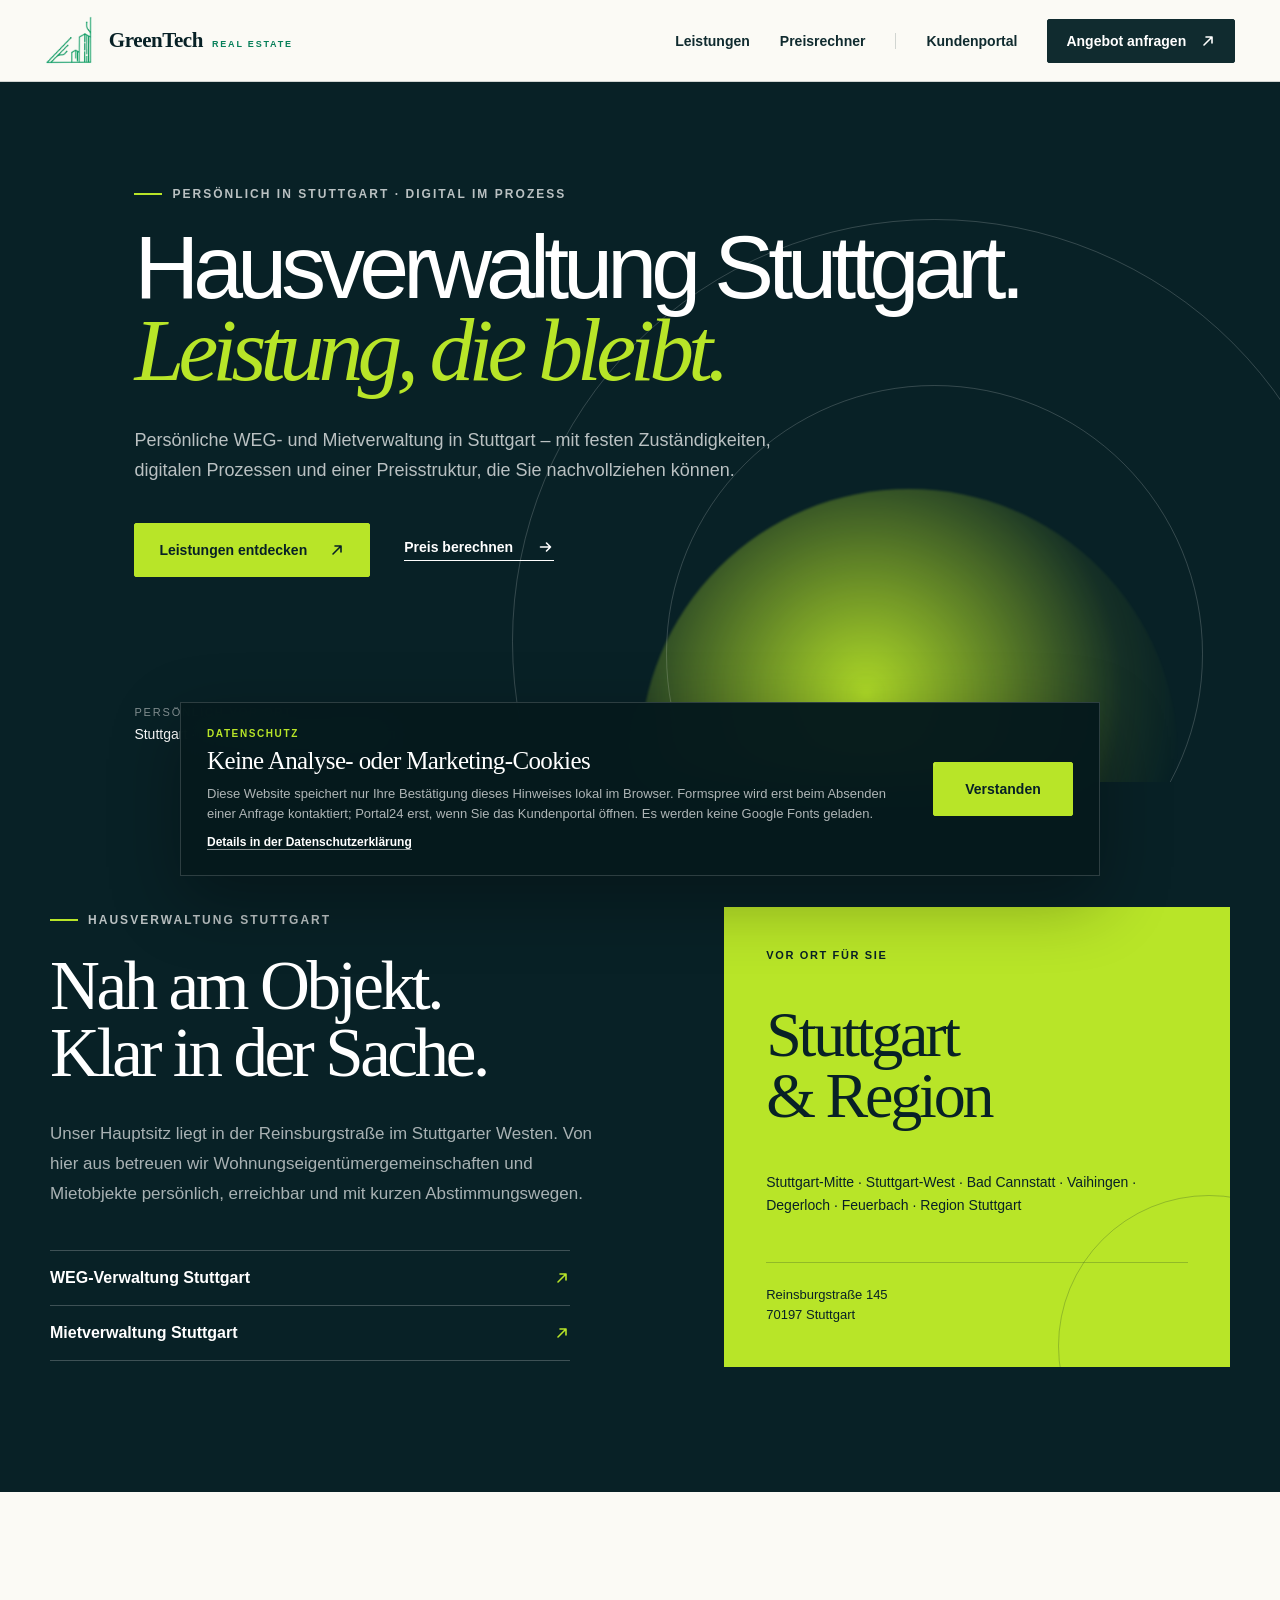
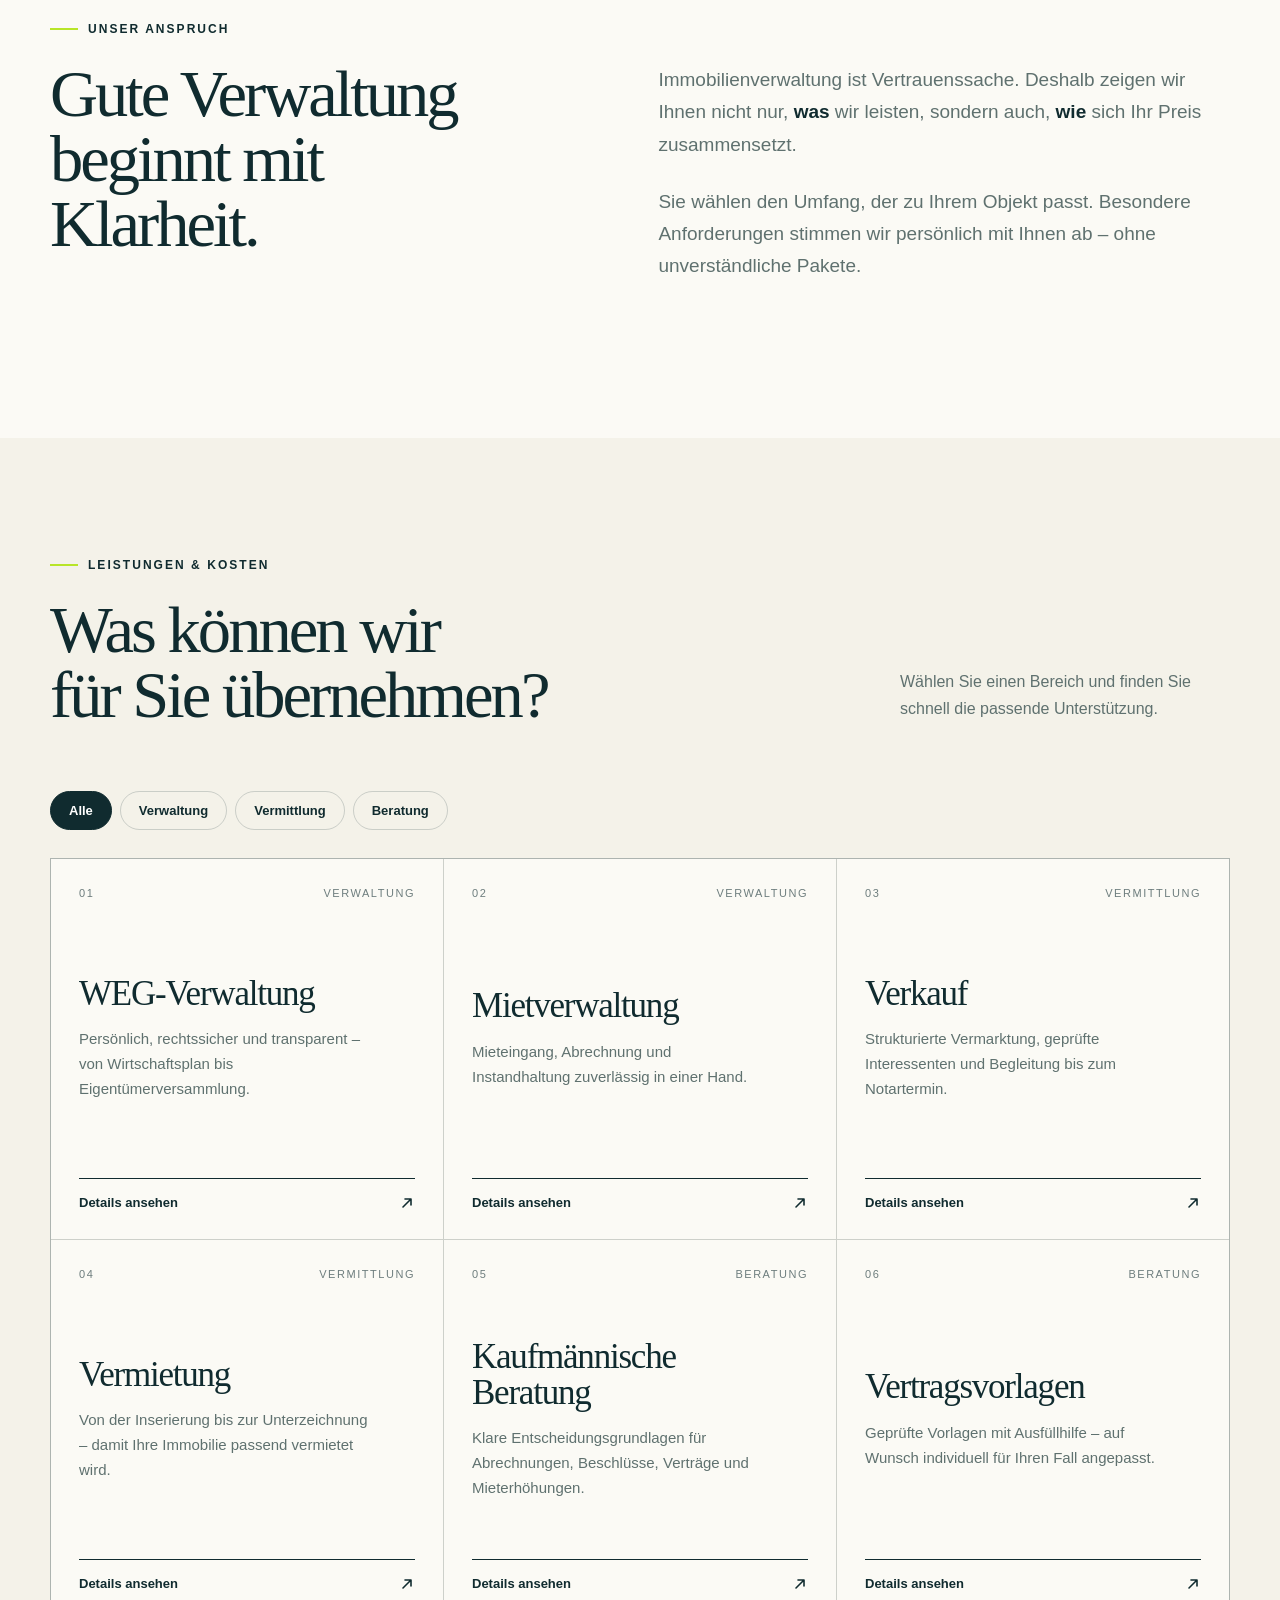
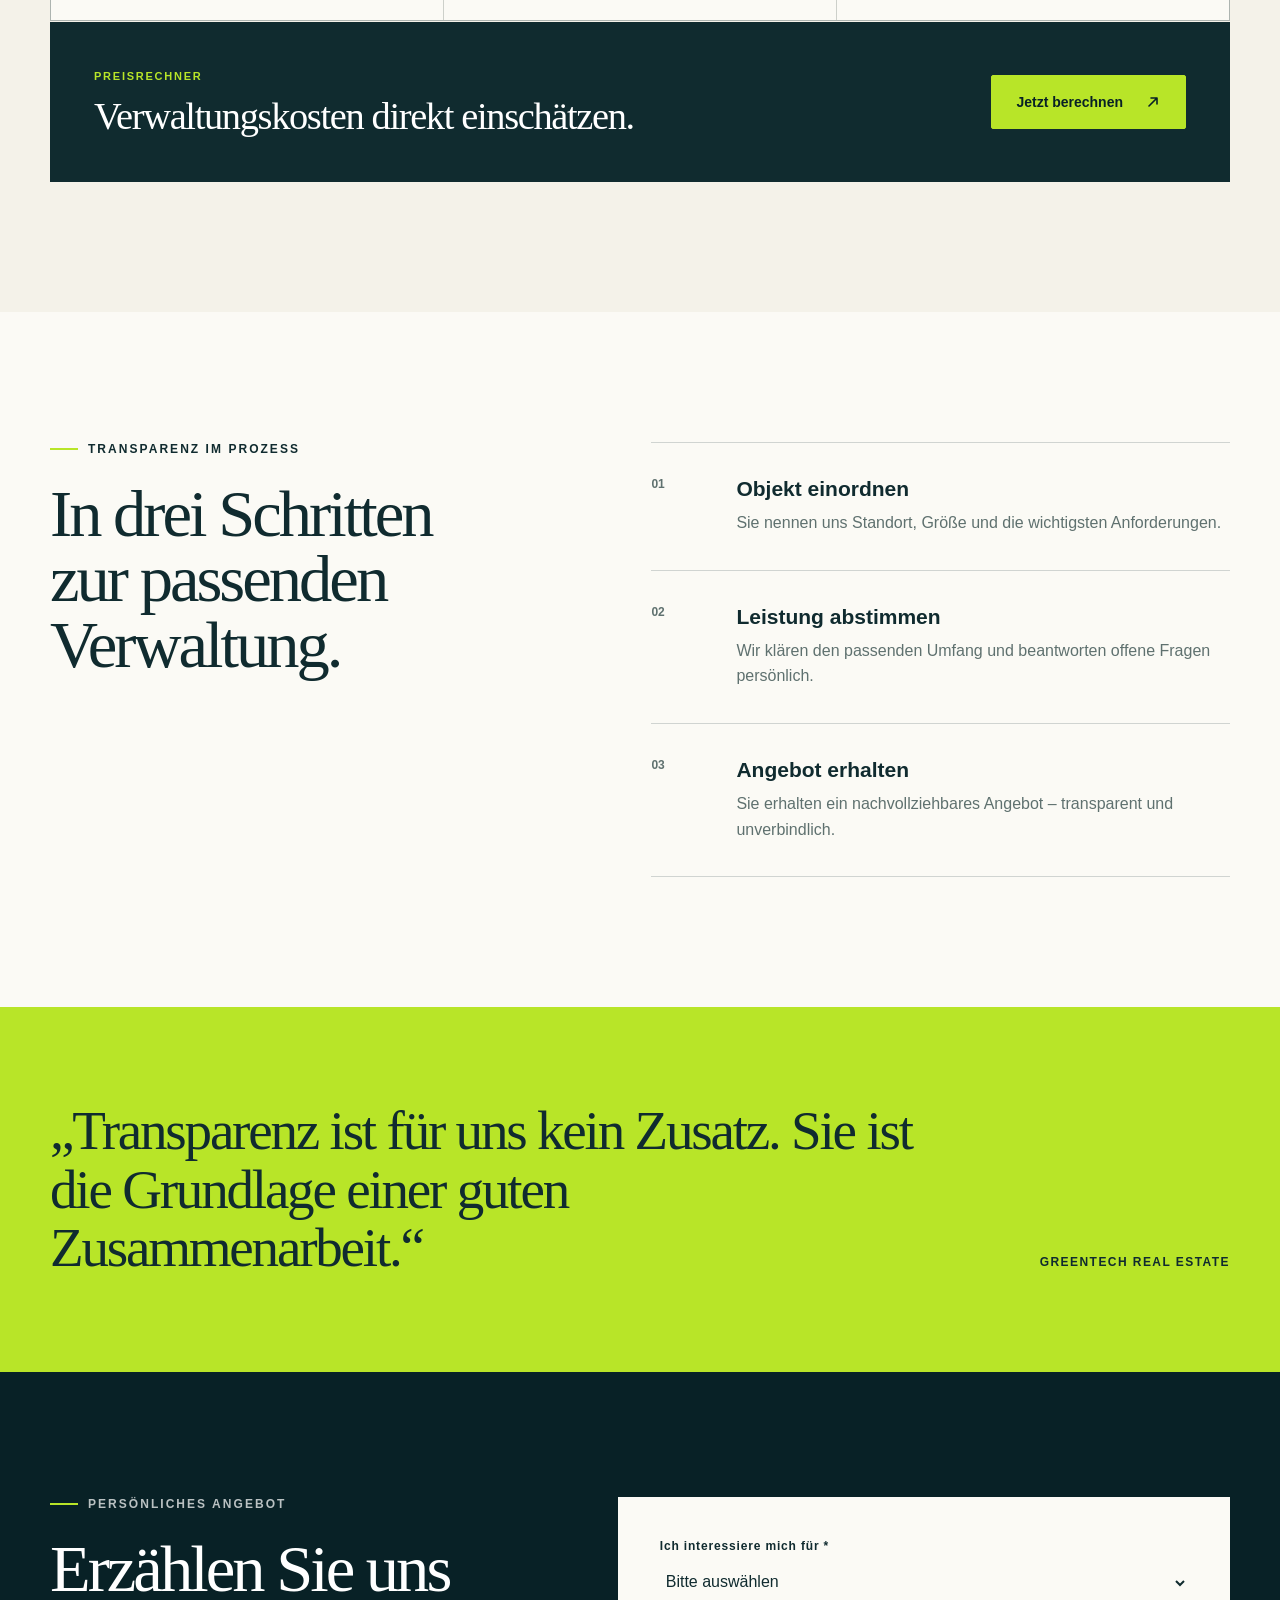
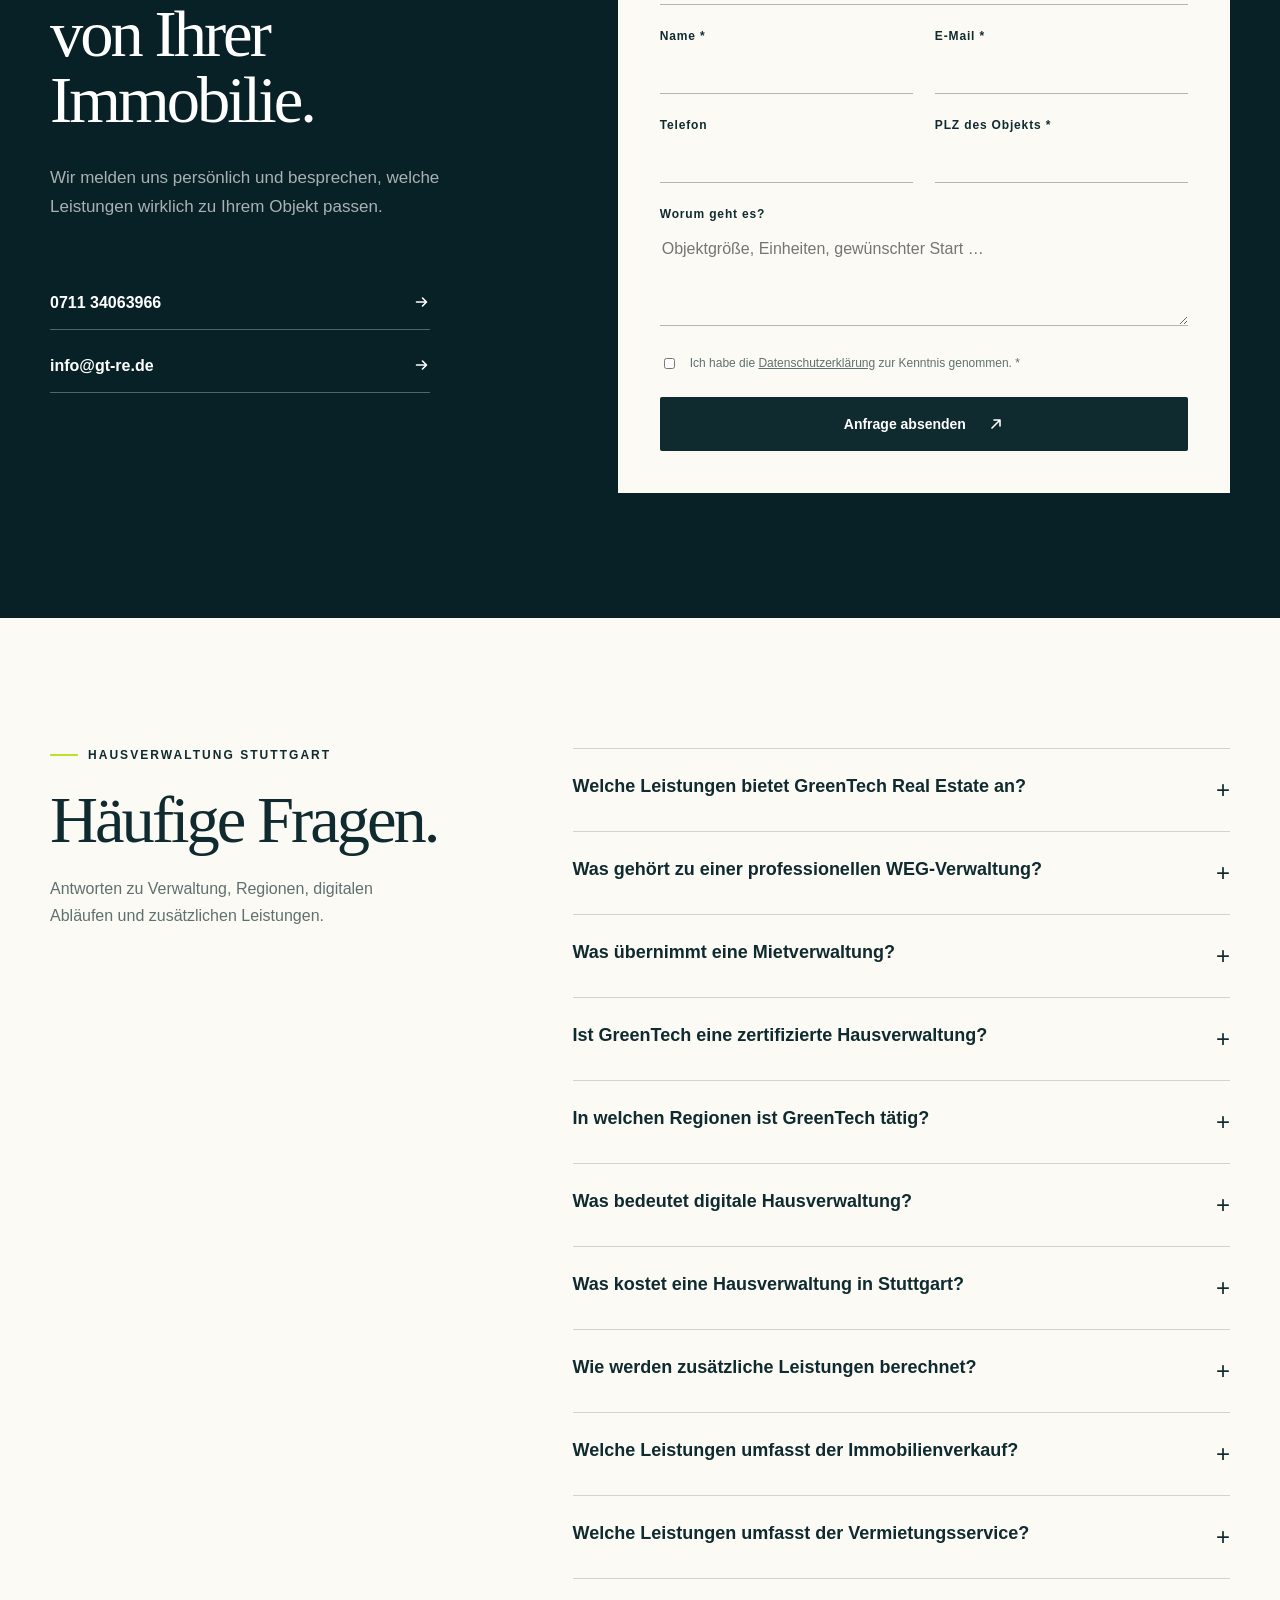
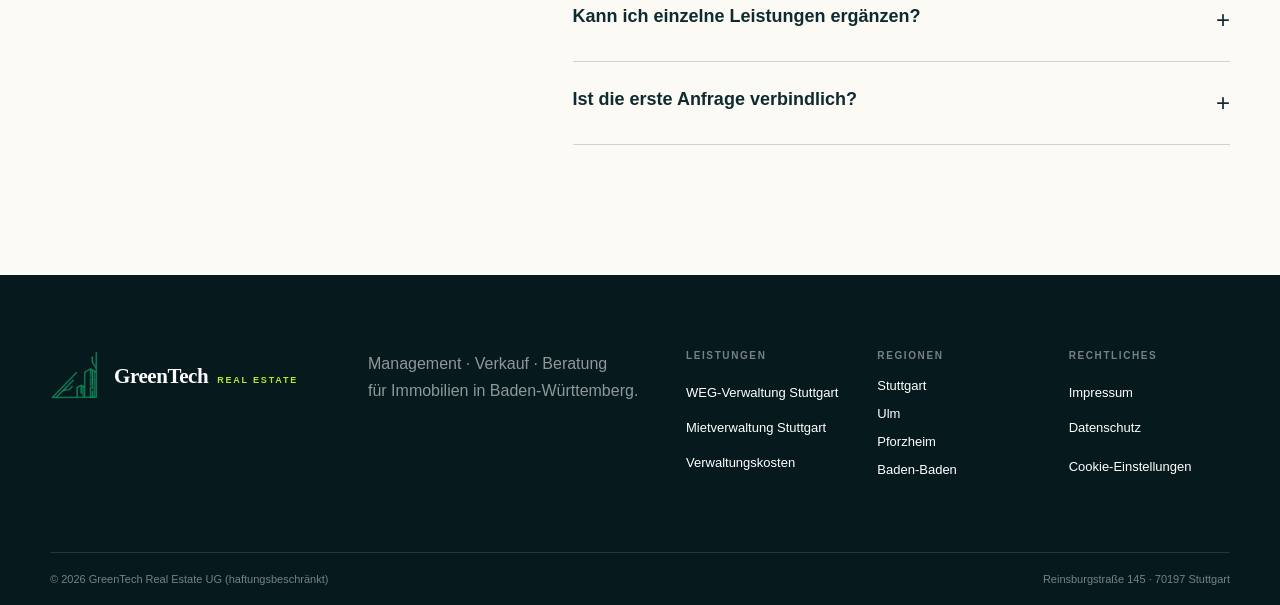
<file: index.html>
<!doctype html>
<html lang="de">
<head>
  <meta charset="utf-8">
  <meta name="viewport" content="width=device-width, initial-scale=1">
  <title>Hausverwaltung Stuttgart | GreenTech Real Estate</title>
  <meta name="description" content="Hausverwaltung in Stuttgart für WEGs und Mietobjekte: persönlich, transparent und digital. Leistungen und Verwaltungskosten direkt vergleichen.">
  <meta name="robots" content="index,follow,max-image-preview:large">
  <link rel="canonical" href="https://www.greentechrealestate.de/">
  <meta property="og:locale" content="de_DE"><meta property="og:type" content="website">
  <meta property="og:title" content="Hausverwaltung Stuttgart | GreenTech Real Estate">
  <meta property="og:description" content="Persönliche und transparente Hausverwaltung für WEGs und Mietobjekte in Stuttgart und der Region.">
  <meta property="og:url" content="https://www.greentechrealestate.de/">
  <script type="application/ld+json">{"@context":"https://schema.org","@type":["RealEstateAgent","LocalBusiness"],"@id":"https://www.greentechrealestate.de/#unternehmen","name":"GreenTech Real Estate UG (haftungsbeschränkt)","url":"https://www.greentechrealestate.de","telephone":"+49 711 34063966","email":"info@gt-re.de","address":{"@type":"PostalAddress","streetAddress":"Reinsburgstraße 145","postalCode":"70197","addressLocality":"Stuttgart","addressRegion":"Baden-Württemberg","addressCountry":"DE"},"areaServed":["Stuttgart","Ulm","Baden-Baden"]}</script>
  <link rel="stylesheet" href="styles.css?v=24">
  <script src="form-config.js" defer></script><script src="script.js" defer></script>
<script id="faq-schema" type="application/ld+json">{"@context":"https://schema.org","@type":"FAQPage","mainEntity":[{"@type":"Question","name":"Welche Leistungen bietet GreenTech Real Estate an?","acceptedAnswer":{"@type":"Answer","text":"Unser Portfolio umfasst WEG-Verwaltung, Mietverwaltung, Immobilienverkauf, Immobilienvermietung, kaufmännische Beratung und Vertragsvorlagen. Den passenden Umfang stimmen wir objektbezogen mit Ihnen ab."}},{"@type":"Question","name":"Was gehört zu einer professionellen WEG-Verwaltung?","acceptedAnswer":{"@type":"Answer","text":"Dazu zählen insbesondere Wirtschaftsplan und Hausgeldabrechnung, Konten- und Rücklagenverwaltung, die Organisation von Eigentümerversammlungen, Dienstleistersteuerung sowie die Begleitung von Instandhaltungs- und Versicherungsangelegenheiten."}},{"@type":"Question","name":"Was übernimmt eine Mietverwaltung?","acceptedAnswer":{"@type":"Answer","text":"Wir übernehmen unter anderem Mieteingangskontrolle, Mahnmanagement, Mietabrechnungen, laufende Kommunikation mit Mietparteien sowie die Koordination notwendiger Instandhaltungsmaßnahmen."}},{"@type":"Question","name":"Ist GreenTech eine zertifizierte Hausverwaltung?","acceptedAnswer":{"@type":"Answer","text":"Ja. Unsere fachliche Qualifikation basiert auf immobilienwirtschaftlichen Ausbildungen und weiterführenden Qualifikationen. Außerdem verfügen wir über die erforderlichen Erlaubnisse nach § 34c Gewerbeordnung für Immobilienmakler und Wohnimmobilienverwalter."}},{"@type":"Question","name":"In welchen Regionen ist GreenTech tätig?","acceptedAnswer":{"@type":"Answer","text":"Unser Hauptsitz ist in Stuttgart. Wir betreuen Immobilien in Baden-Württemberg, insbesondere in Stuttgart und der Region sowie unter anderem in Ulm, Pforzheim und Baden-Baden. Ob Ihr Objekt in unser aktuelles Betreuungsgebiet passt, prüfen wir gerne unverbindlich."}},{"@type":"Question","name":"Was bedeutet digitale Hausverwaltung?","acceptedAnswer":{"@type":"Answer","text":"Dokumente, Abrechnungen und Vorgänge werden strukturiert digital bereitgestellt und bearbeitet. Das schafft nachvollziehbare Abläufe, erleichtert die Kommunikation und ermöglicht Eigentümern einen ortsunabhängigen Zugriff auf wichtige Unterlagen."}},{"@type":"Question","name":"Was kostet eine Hausverwaltung in Stuttgart?","acceptedAnswer":{"@type":"Answer","text":"Der Preis hängt von Anzahl und Art der Einheiten, Alter, Zustand, Nutzung, Rücklagen und Leistungsumfang ab. Unser Preisrechner liefert eine erste unverbindliche Orientierung; anschließend erhalten Sie ein objektbezogenes Angebot."}},{"@type":"Question","name":"Wie werden zusätzliche Leistungen berechnet?","acceptedAnswer":{"@type":"Answer","text":"Zusätzliche Leistungen, die nicht im vereinbarten Grundumfang enthalten sind, werden nach vorheriger Abstimmung mit 119,00 € brutto je Stunde berechnet, sofern im individuellen Angebot nichts Abweichendes vereinbart wurde."}},{"@type":"Question","name":"Welche Leistungen umfasst der Immobilienverkauf?","acceptedAnswer":{"@type":"Answer","text":"Wir begleiten den Prozess von der Wertermittlung und Unterlagenaufbereitung über Exposé, Vermarktung und Interessentenauswahl bis zu Verhandlung, Notartermin und Kaufvertragsabwicklung."}},{"@type":"Question","name":"Welche Leistungen umfasst der Vermietungsservice?","acceptedAnswer":{"@type":"Answer","text":"Wir übernehmen Inserierung, Bearbeitung und Vorauswahl der Anfragen, Solvenzprüfung, Besichtigungskoordination sowie Mietvertragsverhandlung und Vertragsvorbereitung."}},{"@type":"Question","name":"Kann ich einzelne Leistungen ergänzen?","acceptedAnswer":{"@type":"Answer","text":"Ja. Zusätzliche Leistungen werden passend zum Objekt abgestimmt und transparent im Angebot beziehungsweise vor der Beauftragung ausgewiesen."}},{"@type":"Question","name":"Ist die erste Anfrage verbindlich?","acceptedAnswer":{"@type":"Answer","text":"Nein. Die erste Anfrage und das persönliche Kennenlernen sind unverbindlich."}}]}</script></head>
<body>
  <header class="site-header">
    <a class="brand brand-logo" href="index.html" aria-label="GreenTech Real Estate – Startseite"><span class="brand-symbol" aria-hidden="true"><img src="[data-uri]" alt="" width="380" height="132"></span><span class="brand-name"><strong>GreenTech</strong><span>Real Estate</span></span></a>
    <button class="menu-button" type="button" aria-label="Menü öffnen" aria-expanded="false"><span></span><span></span></button>
    <nav class="main-nav" aria-label="Hauptnavigation">
      <a href="#leistungen">Leistungen</a><a href="preise.html">Preisrechner</a>
      <a class="nav-login" href="https://portal.greentechrealestate.de/user/auth/login">Kundenportal</a>
      <a class="button button-small" href="#anfrage">Angebot anfragen <span class="arrow-icon" aria-hidden="true"><svg viewBox="0 0 16 16" focusable="false"><path d="M4 12 12 4M6 4h6v6"></path></svg></span></a>
    </nav><span class="scroll-progress" aria-hidden="true"></span>
  </header>

  <main>
    <section class="hero" id="top">
      <div class="hero-orbit orbit-one"></div><div class="hero-orbit orbit-two"></div>
      <div class="hero-content">
        <p class="eyebrow light"><span></span> Persönlich in Stuttgart · digital im Prozess</p>
        <h1>Hausverwaltung Stuttgart.<br><em>Leistung, die bleibt.</em></h1>
        <p class="hero-copy">Persönliche WEG- und Mietverwaltung in Stuttgart – mit festen Zuständigkeiten, digitalen Prozessen und einer Preisstruktur, die Sie nachvollziehen können.</p>
        <div class="hero-actions">
          <a class="button button-light" href="#leistungen">Leistungen entdecken <span class="arrow-icon" aria-hidden="true"><svg viewBox="0 0 16 16" focusable="false"><path d="M4 12 12 4M6 4h6v6"></path></svg></span></a>
          <a class="text-link light-link" href="preise.html">Preis berechnen <span class="arrow-icon arrow-icon-right" aria-hidden="true"><svg viewBox="0 0 16 16" focusable="false"><path d="M3 8h10M9 4l4 4-4 4"></path></svg></span></a>
        </div>
      </div>
      <div class="hero-meta"><span>Persönlich vor Ort</span><p>Stuttgart · Ulm · Pforzheim · Baden-Baden</p></div>
    </section>

    <section class="location-section" id="stuttgart"><div class="section-shell location-grid">
      <div class="location-copy reveal"><p class="eyebrow light"><span></span> Hausverwaltung Stuttgart</p><h2>Nah am Objekt.<br>Klar in der Sache.</h2><p>Unser Hauptsitz liegt in der Reinsburgstraße im Stuttgarter Westen. Von hier aus betreuen wir Wohnungseigentümergemeinschaften und Mietobjekte persönlich, erreichbar und mit kurzen Abstimmungswegen.</p><div class="location-links"><a href="weg-verwaltung.html">WEG-Verwaltung Stuttgart <span class="arrow-icon" aria-hidden="true"><svg viewBox="0 0 16 16" focusable="false"><path d="M4 12 12 4M6 4h6v6"></path></svg></span></a><a href="mietverwaltung.html">Mietverwaltung Stuttgart <span class="arrow-icon" aria-hidden="true"><svg viewBox="0 0 16 16" focusable="false"><path d="M4 12 12 4M6 4h6v6"></path></svg></span></a></div></div>
      <div class="location-card reveal"><span>Vor Ort für Sie</span><strong>Stuttgart<br>&amp; Region</strong><p>Stuttgart-Mitte · Stuttgart-West · Bad Cannstatt · Vaihingen · Degerloch · Feuerbach · Region Stuttgart</p><address>Reinsburgstraße 145<br>70197 Stuttgart</address></div>
    </div></section>

    <section class="intro section-shell">
      <div><p class="eyebrow"><span></span> Unser Anspruch</p><h2>Gute Verwaltung beginnt mit Klarheit.</h2></div>
      <div class="intro-copy">
        <p>Immobilienverwaltung ist Vertrauenssache. Deshalb zeigen wir Ihnen nicht nur, <strong>was</strong> wir leisten, sondern auch, <strong>wie</strong> sich Ihr Preis zusammensetzt.</p>
        <p>Sie wählen den Umfang, der zu Ihrem Objekt passt. Besondere Anforderungen stimmen wir persönlich mit Ihnen ab – ohne unverständliche Pakete.</p>
      </div>
    </section>

    <section class="services-section" id="leistungen">
      <div class="section-shell">
        <div class="section-heading">
          <div><p class="eyebrow"><span></span> Leistungen &amp; Kosten</p><h2>Was können wir<br>für Sie übernehmen?</h2></div>
          <p>Wählen Sie einen Bereich und finden Sie schnell die passende Unterstützung.</p>
        </div>
        <div class="filter-row" role="group" aria-label="Leistungen filtern" aria-controls="service-results">
          <button class="filter active" type="button" data-filter="Alle" aria-pressed="true">Alle</button>
          <button class="filter" type="button" data-filter="Verwaltung" aria-pressed="false">Verwaltung</button>
          <button class="filter" type="button" data-filter="Vermittlung" aria-pressed="false">Vermittlung</button>
          <button class="filter" type="button" data-filter="Beratung" aria-pressed="false">Beratung</button>
        </div>
        <div class="service-grid" id="service-results" aria-live="polite">
          <article class="service-card featured" data-category="Verwaltung"><div class="card-topline"><span>01</span><span>Verwaltung</span></div><div><h3>WEG-Verwaltung</h3><p>Persönlich, rechtssicher und transparent – von Wirtschaftsplan bis Eigentümerversammlung.</p></div><a href="weg-verwaltung.html">Details ansehen <span class="arrow-icon" aria-hidden="true"><svg viewBox="0 0 16 16" focusable="false"><path d="M4 12 12 4M6 4h6v6"></path></svg></span></a></article>
          <article class="service-card" data-category="Verwaltung"><div class="card-topline"><span>02</span><span>Verwaltung</span></div><div><h3>Mietverwaltung</h3><p>Mieteingang, Abrechnung und Instandhaltung zuverlässig in einer Hand.</p></div><a href="mietverwaltung.html">Details ansehen <span class="arrow-icon" aria-hidden="true"><svg viewBox="0 0 16 16" focusable="false"><path d="M4 12 12 4M6 4h6v6"></path></svg></span></a></article>
          <article class="service-card" data-category="Vermittlung"><div class="card-topline"><span>03</span><span>Vermittlung</span></div><div><h3>Verkauf</h3><p>Strukturierte Vermarktung, geprüfte Interessenten und Begleitung bis zum Notartermin.</p></div><a href="immobilienverkauf.html">Details ansehen <span class="arrow-icon" aria-hidden="true"><svg viewBox="0 0 16 16" focusable="false"><path d="M4 12 12 4M6 4h6v6"></path></svg></span></a></article>
          <article class="service-card" data-category="Vermittlung"><div class="card-topline"><span>04</span><span>Vermittlung</span></div><div><h3>Vermietung</h3><p>Von der Inserierung bis zur Unterzeichnung – damit Ihre Immobilie passend vermietet wird.</p></div><a href="immobilienvermietung.html">Details ansehen <span class="arrow-icon" aria-hidden="true"><svg viewBox="0 0 16 16" focusable="false"><path d="M4 12 12 4M6 4h6v6"></path></svg></span></a></article>
          <article class="service-card" data-category="Beratung"><div class="card-topline"><span>05</span><span>Beratung</span></div><div><h3>Kaufmännische Beratung</h3><p>Klare Entscheidungsgrundlagen für Abrechnungen, Beschlüsse, Verträge und Mieterhöhungen.</p></div><a href="kaufmaennische-beratung.html">Details ansehen <span class="arrow-icon" aria-hidden="true"><svg viewBox="0 0 16 16" focusable="false"><path d="M4 12 12 4M6 4h6v6"></path></svg></span></a></article>
          <article class="service-card" data-category="Beratung"><div class="card-topline"><span>06</span><span>Beratung</span></div><div><h3>Vertragsvorlagen</h3><p>Geprüfte Vorlagen mit Ausfüllhilfe – auf Wunsch individuell für Ihren Fall angepasst.</p></div><a href="vertragsvorlagen.html">Details ansehen <span class="arrow-icon" aria-hidden="true"><svg viewBox="0 0 16 16" focusable="false"><path d="M4 12 12 4M6 4h6v6"></path></svg></span></a></article>
        </div>
        <div class="price-teaser"><div><span>Preisrechner</span><h3>Verwaltungskosten direkt einschätzen.</h3></div><a class="button button-light" href="preise.html">Jetzt berechnen <span class="arrow-icon" aria-hidden="true"><svg viewBox="0 0 16 16" focusable="false"><path d="M4 12 12 4M6 4h6v6"></path></svg></span></a></div>
      </div>
    </section>

    <section class="transparency section-shell" id="ablauf">
      <div><p class="eyebrow"><span></span> Transparenz im Prozess</p><h2>In drei Schritten<br>zur passenden Verwaltung.</h2></div>
      <ol class="steps">
        <li><span>01</span><div><h3>Objekt einordnen</h3><p>Sie nennen uns Standort, Größe und die wichtigsten Anforderungen.</p></div></li>
        <li><span>02</span><div><h3>Leistung abstimmen</h3><p>Wir klären den passenden Umfang und beantworten offene Fragen persönlich.</p></div></li>
        <li><span>03</span><div><h3>Angebot erhalten</h3><p>Sie erhalten ein nachvollziehbares Angebot – transparent und unverbindlich.</p></div></li>
      </ol>
    </section>

    <section class="quote-band"><div class="section-shell quote-inner"><p>„Transparenz ist für uns kein Zusatz. Sie ist die Grundlage einer guten Zusammenarbeit.“</p><span>GreenTech Real Estate</span></div></section>

    <section class="contact-section" id="anfrage">
      <div class="section-shell contact-grid">
        <div class="contact-copy">
          <p class="eyebrow light"><span></span> Persönliches Angebot</p><h2>Erzählen Sie uns<br>von Ihrer Immobilie.</h2>
          <p>Wir melden uns persönlich und besprechen, welche Leistungen wirklich zu Ihrem Objekt passen.</p>
          <div class="contact-direct"><a href="tel:+4971134063966">0711 34063966 <span class="arrow-icon arrow-icon-right" aria-hidden="true"><svg viewBox="0 0 16 16" focusable="false"><path d="M3 8h10M9 4l4 4-4 4"></path></svg></span></a><a href="mailto:info@gt-re.de">info@gt-re.de <span class="arrow-icon arrow-icon-right" aria-hidden="true"><svg viewBox="0 0 16 16" focusable="false"><path d="M3 8h10M9 4l4 4-4 4"></path></svg></span></a></div>
        </div>
        <div class="form-success" data-form-success hidden role="status" tabindex="-1">
          <span class="form-success-icon" aria-hidden="true"><svg viewBox="0 0 24 24" focusable="false"><path d="m5 12.5 4.2 4.2L19 7"></path></svg></span>
          <p class="eyebrow"><span></span> Anfrage gesendet</p>
          <h3>Vielen Dank!</h3>
          <p>Ihre Anfrage wurde erfolgreich übermittelt. Wir melden uns persönlich bei Ihnen.</p>
          <button class="button button-submit" type="button" data-form-reset>Weitere Anfrage senden <span class="arrow-icon arrow-icon-right" aria-hidden="true"><svg viewBox="0 0 16 16" focusable="false"><path d="M3 8h10M9 4l4 4-4 4"></path></svg></span></button>
        </div>
        <form class="inquiry-form" action="https://formspree.io/f/xyezyrjy" method="POST" accept-charset="UTF-8">
          <input type="text" name="_gotcha" class="honeypot" tabindex="-1" autocomplete="off">
          <input type="hidden" name="_subject" value="Neue Anfrage über greentechrealestate.de">
          <label><span>Ich interessiere mich für *</span><select name="Leistung" required><option value="" selected disabled>Bitte auswählen</option><option>WEG-Verwaltung</option><option>Mietverwaltung</option><option>Immobilienverkauf</option><option>Immobilienvermietung</option><option>Kaufmännische Beratung</option><option>Sonstiges</option></select></label>
          <div class="form-row"><label><span>Name *</span><input type="text" name="Name" autocomplete="name" required></label><label><span>E-Mail *</span><input type="email" name="email" autocomplete="email" required></label></div>
          <div class="form-row"><label><span>Telefon</span><input type="tel" name="Telefon" autocomplete="tel"></label><label><span>PLZ des Objekts *</span><input type="text" name="PLZ" inputmode="numeric" pattern="[0-9]{5}" required></label></div>
          <label><span>Worum geht es?</span><textarea name="Nachricht" rows="4" placeholder="Objektgröße, Einheiten, gewünschter Start …"></textarea></label>
          <label class="checkbox-label"><input type="checkbox" name="Datenschutz" value="zur Kenntnis genommen" required><span>Ich habe die <a href="datenschutz.html">Datenschutzerklärung</a> zur Kenntnis genommen. *</span></label>
          <button class="button button-submit" type="submit"><span data-submit-text>Anfrage absenden</span> <span class="arrow-icon" aria-hidden="true"><svg viewBox="0 0 16 16" focusable="false"><path d="M4 12 12 4M6 4h6v6"></path></svg></span></button>
          <p class="form-error" data-form-error role="alert" hidden>Die Anfrage konnte gerade nicht gesendet werden. Bitte versuchen Sie es erneut oder schreiben Sie uns an <a href="mailto:info@gt-re.de">info@gt-re.de</a>.</p>
        </form>
      </div>
    </section>

    <section class="faq-section section-shell" id="faq"><div><p class="eyebrow"><span></span> Hausverwaltung Stuttgart</p><h2>Häufige Fragen.</h2><p class="faq-intro">Antworten zu Verwaltung, Regionen, digitalen Abläufen und zusätzlichen Leistungen.</p></div><div class="faq-list"><details><summary>Welche Leistungen bietet GreenTech Real Estate an?<span>+</span></summary><p>Unser Portfolio umfasst WEG-Verwaltung, Mietverwaltung, Immobilienverkauf, Immobilienvermietung, kaufmännische Beratung und Vertragsvorlagen. Den passenden Umfang stimmen wir objektbezogen mit Ihnen ab.</p></details><details><summary>Was gehört zu einer professionellen WEG-Verwaltung?<span>+</span></summary><p>Dazu zählen insbesondere Wirtschaftsplan und Hausgeldabrechnung, Konten- und Rücklagenverwaltung, die Organisation von Eigentümerversammlungen, Dienstleistersteuerung sowie die Begleitung von Instandhaltungs- und Versicherungsangelegenheiten.</p></details><details><summary>Was übernimmt eine Mietverwaltung?<span>+</span></summary><p>Wir übernehmen unter anderem Mieteingangskontrolle, Mahnmanagement, Mietabrechnungen, laufende Kommunikation mit Mietparteien sowie die Koordination notwendiger Instandhaltungsmaßnahmen.</p></details><details><summary>Ist GreenTech eine zertifizierte Hausverwaltung?<span>+</span></summary><p>Ja. Unsere fachliche Qualifikation basiert auf immobilienwirtschaftlichen Ausbildungen und weiterführenden Qualifikationen. Außerdem verfügen wir über die erforderlichen Erlaubnisse nach § 34c Gewerbeordnung für Immobilienmakler und Wohnimmobilienverwalter.</p></details><details><summary>In welchen Regionen ist GreenTech tätig?<span>+</span></summary><p>Unser Hauptsitz ist in Stuttgart. Wir betreuen Immobilien in Baden-Württemberg, insbesondere in Stuttgart und der Region sowie unter anderem in Ulm, Pforzheim und Baden-Baden. Ob Ihr Objekt in unser aktuelles Betreuungsgebiet passt, prüfen wir gerne unverbindlich.</p></details><details><summary>Was bedeutet digitale Hausverwaltung?<span>+</span></summary><p>Dokumente, Abrechnungen und Vorgänge werden strukturiert digital bereitgestellt und bearbeitet. Das schafft nachvollziehbare Abläufe, erleichtert die Kommunikation und ermöglicht Eigentümern einen ortsunabhängigen Zugriff auf wichtige Unterlagen.</p></details><details><summary>Was kostet eine Hausverwaltung in Stuttgart?<span>+</span></summary><p>Der Preis hängt von Anzahl und Art der Einheiten, Alter, Zustand, Nutzung, Rücklagen und Leistungsumfang ab. Unser Preisrechner liefert eine erste unverbindliche Orientierung; anschließend erhalten Sie ein objektbezogenes Angebot.</p></details><details><summary>Wie werden zusätzliche Leistungen berechnet?<span>+</span></summary><p>Zusätzliche Leistungen, die nicht im vereinbarten Grundumfang enthalten sind, werden nach vorheriger Abstimmung mit 119,00 € brutto je Stunde berechnet, sofern im individuellen Angebot nichts Abweichendes vereinbart wurde.</p></details><details><summary>Welche Leistungen umfasst der Immobilienverkauf?<span>+</span></summary><p>Wir begleiten den Prozess von der Wertermittlung und Unterlagenaufbereitung über Exposé, Vermarktung und Interessentenauswahl bis zu Verhandlung, Notartermin und Kaufvertragsabwicklung.</p></details><details><summary>Welche Leistungen umfasst der Vermietungsservice?<span>+</span></summary><p>Wir übernehmen Inserierung, Bearbeitung und Vorauswahl der Anfragen, Solvenzprüfung, Besichtigungskoordination sowie Mietvertragsverhandlung und Vertragsvorbereitung.</p></details><details><summary>Kann ich einzelne Leistungen ergänzen?<span>+</span></summary><p>Ja. Zusätzliche Leistungen werden passend zum Objekt abgestimmt und transparent im Angebot beziehungsweise vor der Beauftragung ausgewiesen.</p></details><details><summary>Ist die erste Anfrage verbindlich?<span>+</span></summary><p>Nein. Die erste Anfrage und das persönliche Kennenlernen sind unverbindlich.</p></details></div></section>
  </main>

  <footer>
    <div class="footer-top section-shell">
      <a class="brand brand-logo footer-logo" href="index.html" aria-label="GreenTech Real Estate – Startseite"><span class="brand-symbol" aria-hidden="true"><img src="[data-uri]" alt="" width="380" height="132"></span><span class="brand-name"><strong>GreenTech</strong><span>Real Estate</span></span></a>
      <p>Management · Verkauf · Beratung<br>für Immobilien in Baden-Württemberg.</p>
      <div class="footer-navigation"><nav class="footer-links" aria-label="Leistungen"><strong>Leistungen</strong><a href="weg-verwaltung.html">WEG-Verwaltung Stuttgart</a><a href="mietverwaltung.html">Mietverwaltung Stuttgart</a><a href="preise.html">Verwaltungskosten</a></nav><nav class="footer-links" aria-label="Regionen"><strong>Regionen</strong><a href="index.html#stuttgart">Stuttgart</a><a href="hausverwaltung-ulm.html">Ulm</a><a href="hausverwaltung-pforzheim.html">Pforzheim</a><a href="hausverwaltung-baden-baden.html">Baden-Baden</a></nav><nav class="footer-links" aria-label="Rechtliches"><strong>Rechtliches</strong><a href="impressum.html">Impressum</a><a href="datenschutz.html">Datenschutz</a><button class="footer-cookie-button" type="button" data-cookie-settings>Cookie-Einstellungen</button></nav></div>
    </div>
    <div class="footer-bottom section-shell"><span>© 2026 GreenTech Real Estate UG (haftungsbeschränkt)</span><span>Reinsburgstraße 145 · 70197 Stuttgart</span></div>
  </footer>
</body>
</html>
</file>
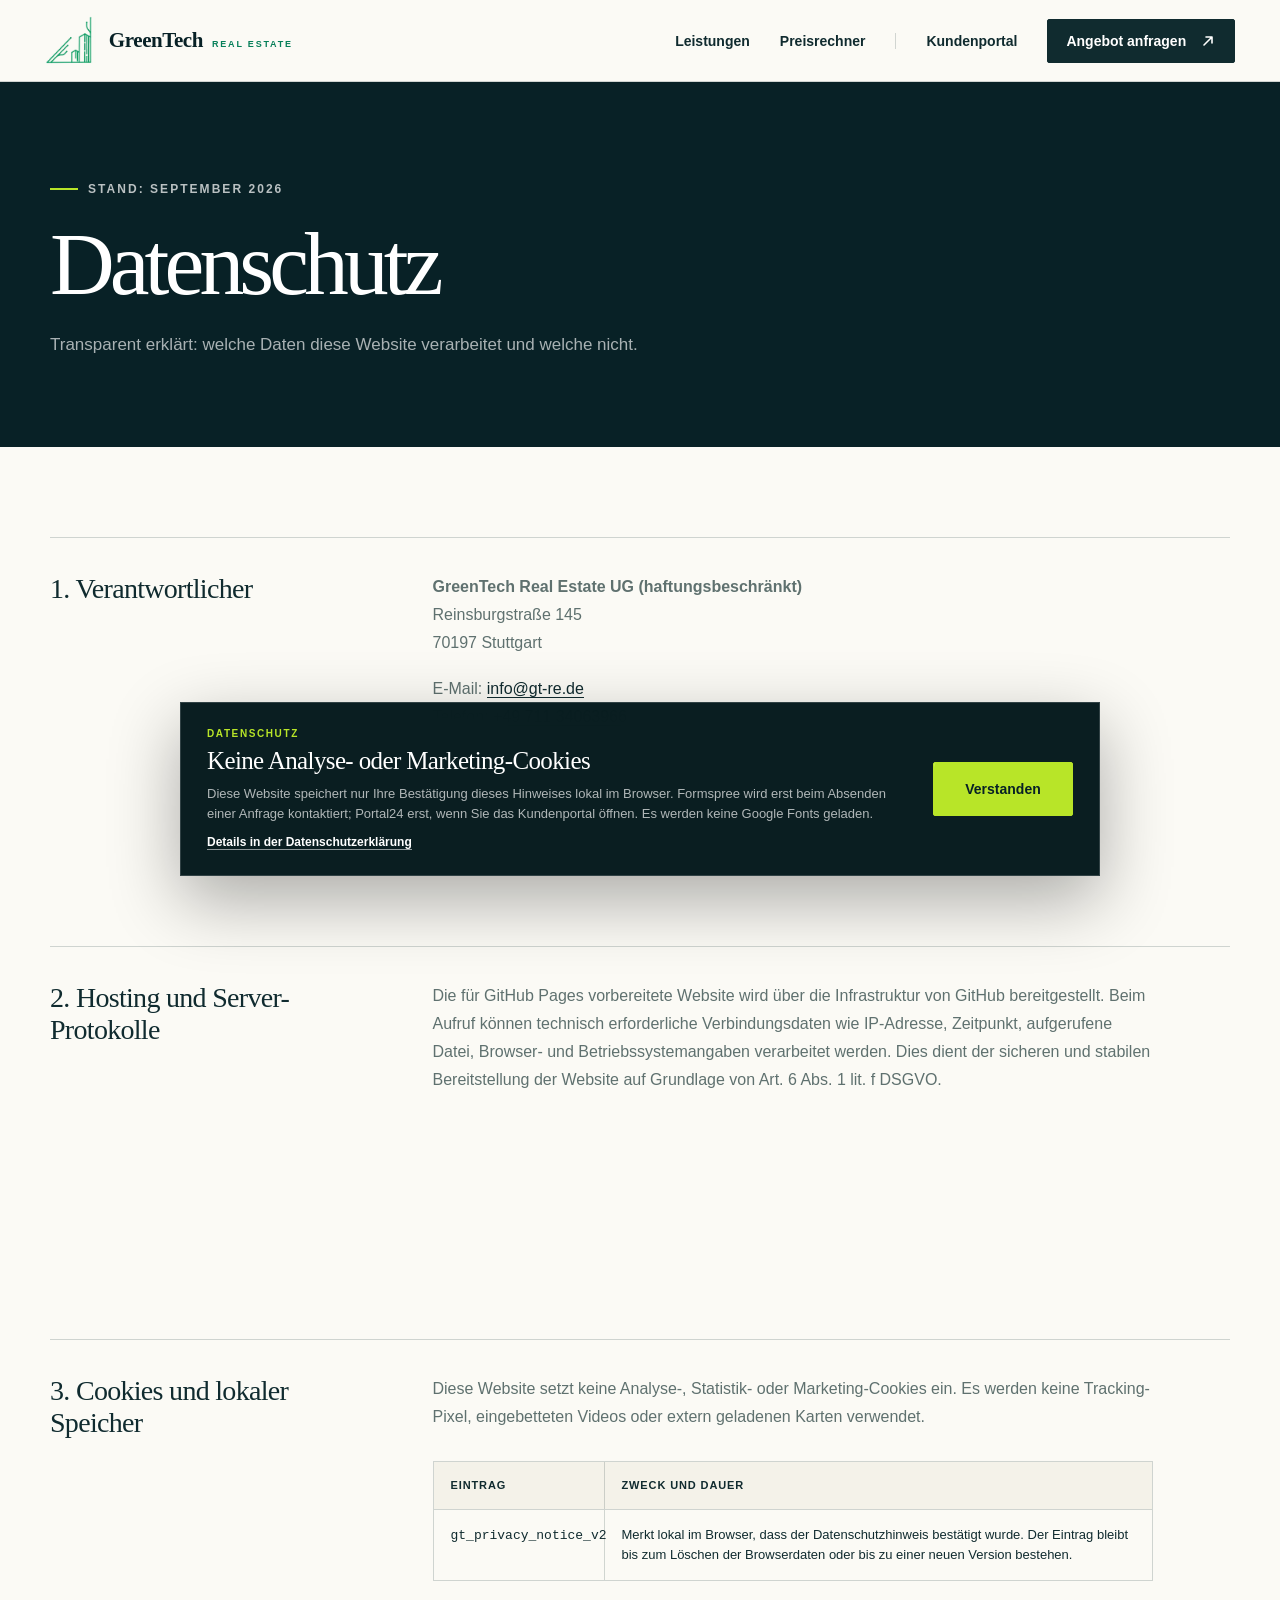
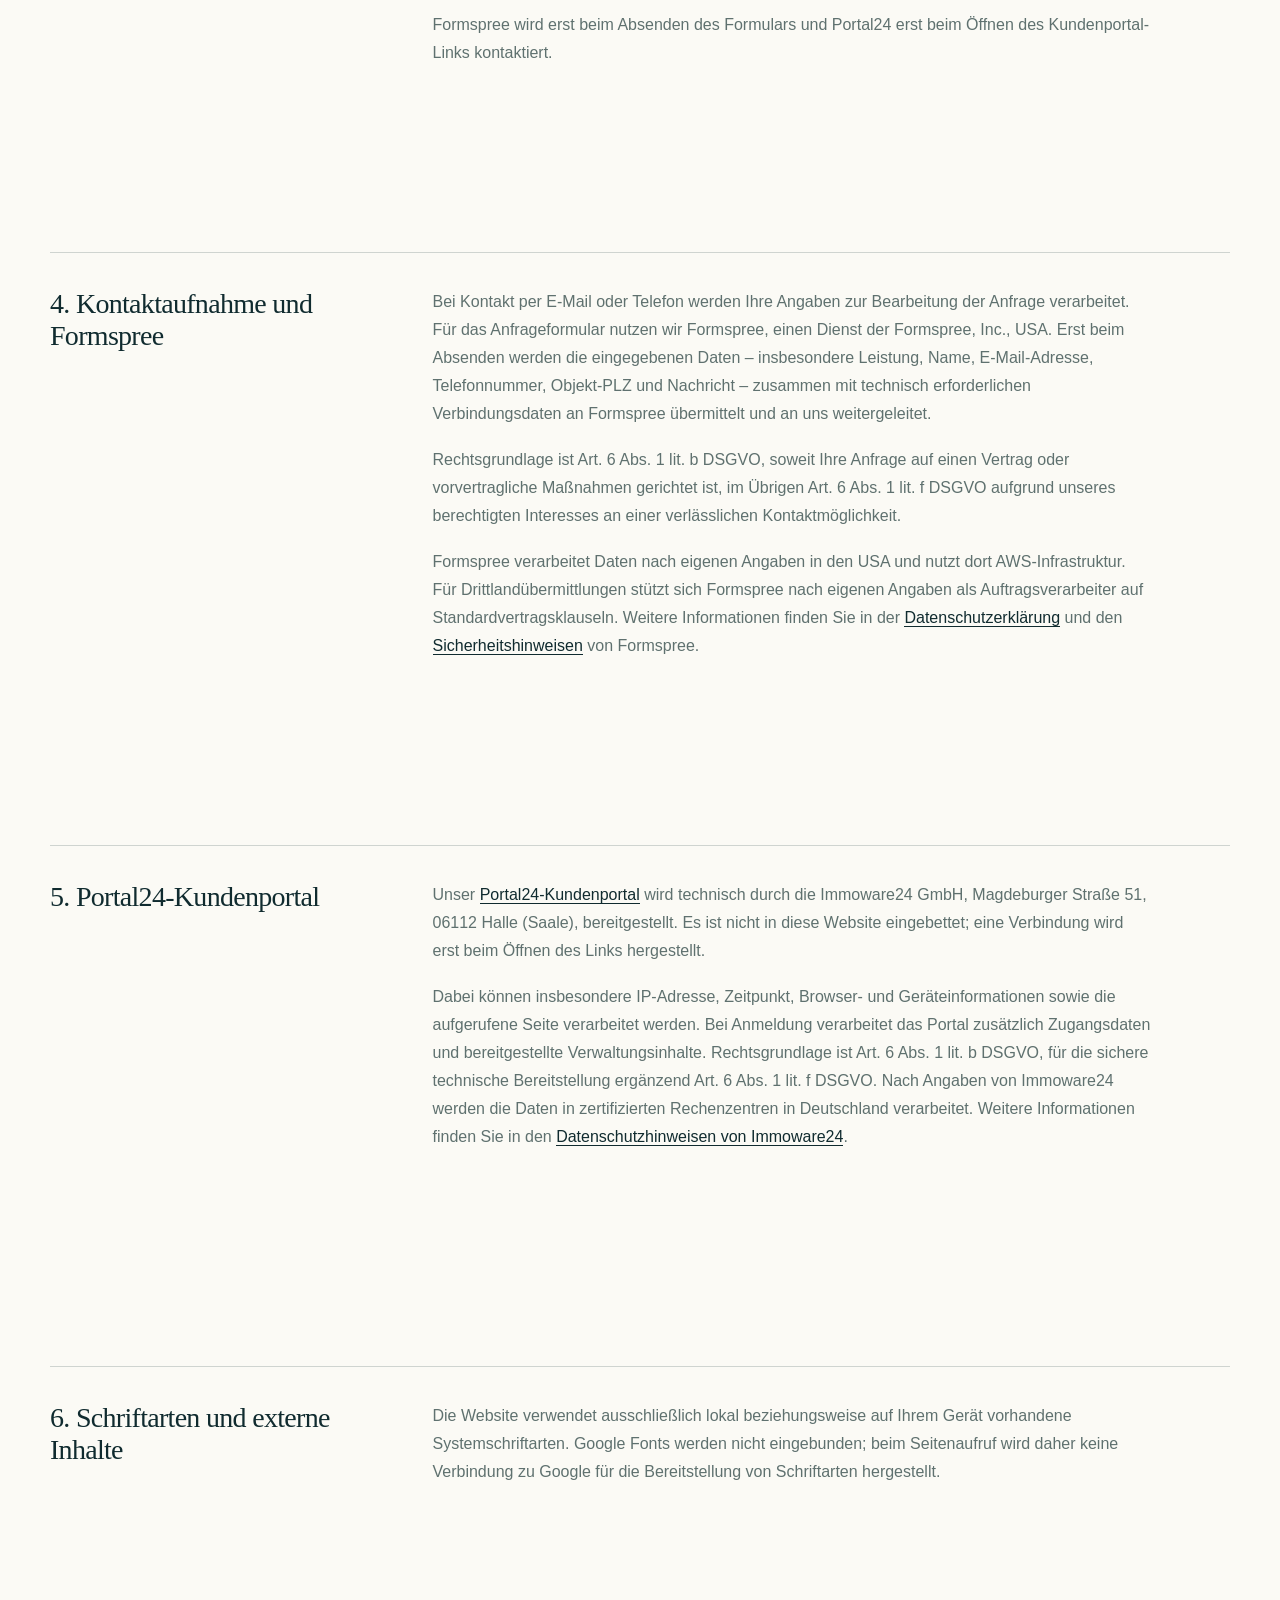
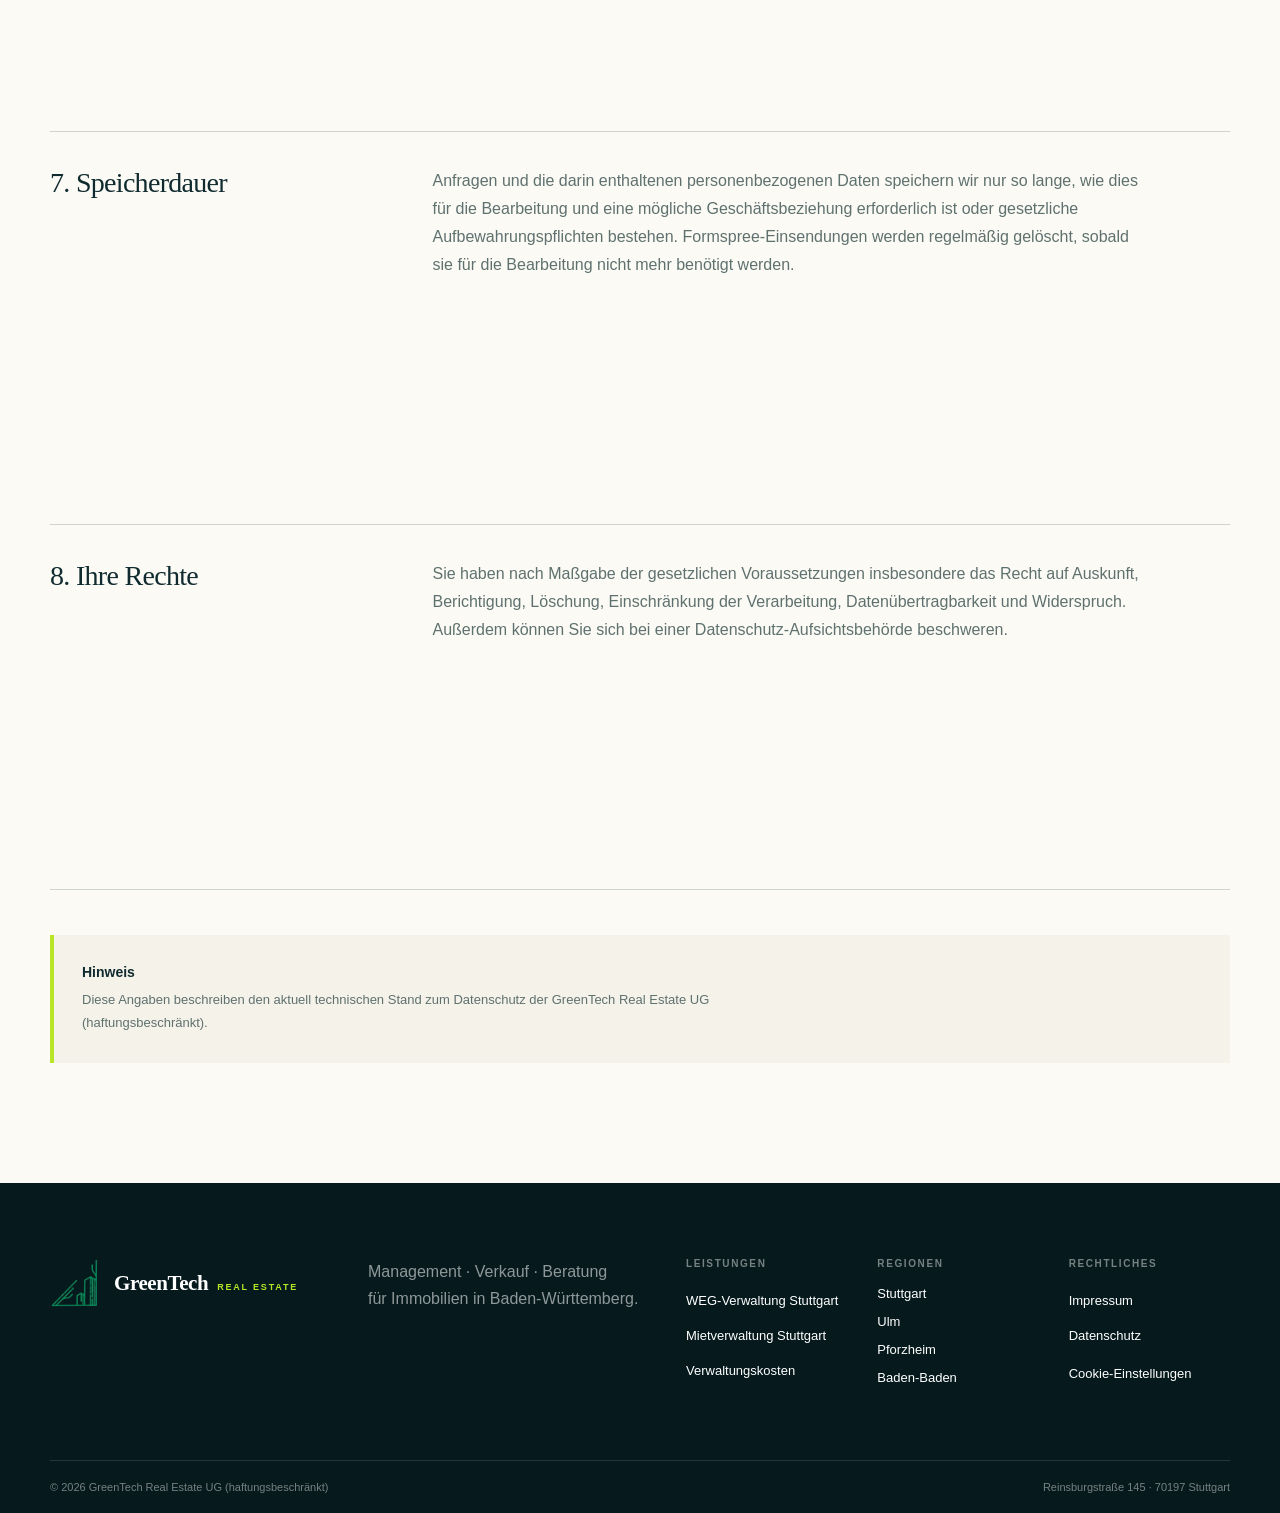
<file: datenschutz.html>
<!doctype html><html lang="de"><head><meta charset="utf-8"><meta name="viewport" content="width=device-width,initial-scale=1"><title>Datenschutz | GreenTech Real Estate</title><meta name="description" content="Transparent erklärt: welche Daten diese Website verarbeitet und welche nicht."><meta name="robots" content="index,follow,max-image-preview:large"><link rel="canonical" href="https://www.greentechrealestate.de/datenschutz.html"><meta property="og:locale" content="de_DE"><meta property="og:type" content="website"><meta property="og:title" content="Datenschutz | GreenTech Real Estate"><meta property="og:description" content="Transparent erklärt: welche Daten diese Website verarbeitet und welche nicht."><meta property="og:url" content="https://www.greentechrealestate.de/datenschutz.html"><script type="application/ld+json">{"@context":"https://schema.org","@type":["RealEstateAgent","LocalBusiness"],"@id":"https://www.greentechrealestate.de/#unternehmen","name":"GreenTech Real Estate UG (haftungsbeschränkt)","url":"https://www.greentechrealestate.de","logo":"https://www.greentechrealestate.de/assets/greentech-logo.png","telephone":"+49 711 34063966","email":"info@gt-re.de","address":{"@type":"PostalAddress","streetAddress":"Reinsburgstraße 145","postalCode":"70197","addressLocality":"Stuttgart","addressRegion":"Baden-Württemberg","addressCountry":"DE"},"areaServed":["Stuttgart","Ulm","Pforzheim","Baden-Baden"]}</script><link rel="stylesheet" href="styles.css?v=24"><style>@media(max-width:960px){.calculator-layout{gap:0!important;row-gap:0!important}.calculator-controls{margin-bottom:0!important}.result-card{margin-top:0!important}}</style><script src="form-config.js" defer></script><script src="script.js" defer></script></head><body><header class="site-header"><a class="brand brand-logo" href="index.html" aria-label="GreenTech Real Estate – Startseite"><span class="brand-symbol" aria-hidden="true"><img src="[data-uri]" alt="" width="380" height="132"></span><span class="brand-name"><strong>GreenTech</strong><span>Real Estate</span></span></a><button class="menu-button" type="button" aria-label="Menü öffnen" aria-expanded="false"><span></span><span></span></button><nav class="main-nav"><a href="index.html#leistungen">Leistungen</a><a href="preise.html">Preisrechner</a><a class="nav-login" href="https://portal.greentechrealestate.de/user/auth/login">Kundenportal</a><a class="button button-small" href="index.html#anfrage">Angebot anfragen <span class="arrow-icon" aria-hidden="true"><svg viewBox="0 0 16 16" focusable="false"><path d="M4 12 12 4M6 4h6v6"></path></svg></span></a></nav><span class="scroll-progress" aria-hidden="true"></span></header><main class="page-transition"><header class="legal-hero"><div class="section-shell"><p class="eyebrow light"><span></span>Stand: September 2026</p><h1>Datenschutz</h1><p>Transparent erklärt: welche Daten diese Website verarbeitet und welche nicht.</p></div></header><article class="legal-content section-shell"><section><h2>1. Verantwortlicher</h2><p><strong>GreenTech Real Estate UG (haftungsbeschränkt)</strong><br>Reinsburgstraße 145<br>70197 Stuttgart</p><p>E-Mail: <a href="mailto:info@gt-re.de">info@gt-re.de</a><br>Telefon: <a href="tel:+4971134063966">+49 711 34063966</a></p></section><section><h2>2. Hosting und Server-Protokolle</h2><p>Die für GitHub Pages vorbereitete Website wird über die Infrastruktur von GitHub bereitgestellt. Beim Aufruf können technisch erforderliche Verbindungsdaten wie IP-Adresse, Zeitpunkt, aufgerufene Datei, Browser- und Betriebssystemangaben verarbeitet werden. Dies dient der sicheren und stabilen Bereitstellung der Website auf Grundlage von Art. 6 Abs. 1 lit. f DSGVO.</p></section><section><h2>3. Cookies und lokaler Speicher</h2><p>Diese Website setzt keine Analyse-, Statistik- oder Marketing-Cookies ein. Es werden keine Tracking-Pixel, eingebetteten Videos oder extern geladenen Karten verwendet.</p><div class="legal-table"><div><strong>Eintrag</strong><strong>Zweck und Dauer</strong></div><div><span><code>gt_privacy_notice_v2</code></span><span>Merkt lokal im Browser, dass der Datenschutzhinweis bestätigt wurde. Der Eintrag bleibt bis zum Löschen der Browserdaten oder bis zu einer neuen Version bestehen.</span></div></div><p>Formspree wird erst beim Absenden des Formulars und Portal24 erst beim Öffnen des Kundenportal-Links kontaktiert.</p></section><section><h2>4. Kontaktaufnahme und Formspree</h2><p>Bei Kontakt per E-Mail oder Telefon werden Ihre Angaben zur Bearbeitung der Anfrage verarbeitet. Für das Anfrageformular nutzen wir Formspree, einen Dienst der Formspree, Inc., USA. Erst beim Absenden werden die eingegebenen Daten – insbesondere Leistung, Name, E-Mail-Adresse, Telefonnummer, Objekt-PLZ und Nachricht – zusammen mit technisch erforderlichen Verbindungsdaten an Formspree übermittelt und an uns weitergeleitet.</p><p>Rechtsgrundlage ist Art. 6 Abs. 1 lit. b DSGVO, soweit Ihre Anfrage auf einen Vertrag oder vorvertragliche Maßnahmen gerichtet ist, im Übrigen Art. 6 Abs. 1 lit. f DSGVO aufgrund unseres berechtigten Interesses an einer verlässlichen Kontaktmöglichkeit.</p><p>Formspree verarbeitet Daten nach eigenen Angaben in den USA und nutzt dort AWS-Infrastruktur. Für Drittlandübermittlungen stützt sich Formspree nach eigenen Angaben als Auftragsverarbeiter auf Standardvertragsklauseln. Weitere Informationen finden Sie in der <a href="https://formspree.io/legal/privacy-policy/">Datenschutzerklärung</a> und den <a href="https://formspree.io/security/">Sicherheitshinweisen</a> von Formspree.</p></section><section><h2>5. Portal24-Kundenportal</h2><p>Unser <a href="https://portal.greentechrealestate.de/user/auth/login">Portal24-Kundenportal</a> wird technisch durch die Immoware24 GmbH, Magdeburger Straße 51, 06112 Halle (Saale), bereitgestellt. Es ist nicht in diese Website eingebettet; eine Verbindung wird erst beim Öffnen des Links hergestellt.</p><p>Dabei können insbesondere IP-Adresse, Zeitpunkt, Browser- und Geräteinformationen sowie die aufgerufene Seite verarbeitet werden. Bei Anmeldung verarbeitet das Portal zusätzlich Zugangsdaten und bereitgestellte Verwaltungsinhalte. Rechtsgrundlage ist Art. 6 Abs. 1 lit. b DSGVO, für die sichere technische Bereitstellung ergänzend Art. 6 Abs. 1 lit. f DSGVO. Nach Angaben von Immoware24 werden die Daten in zertifizierten Rechenzentren in Deutschland verarbeitet. Weitere Informationen finden Sie in den <a href="https://www.immoware24.de/datenschutz/">Datenschutzhinweisen von Immoware24</a>.</p></section><section><h2>6. Schriftarten und externe Inhalte</h2><p>Die Website verwendet ausschließlich lokal beziehungsweise auf Ihrem Gerät vorhandene Systemschriftarten. Google Fonts werden nicht eingebunden; beim Seitenaufruf wird daher keine Verbindung zu Google für die Bereitstellung von Schriftarten hergestellt.</p></section><section><h2>7. Speicherdauer</h2><p>Anfragen und die darin enthaltenen personenbezogenen Daten speichern wir nur so lange, wie dies für die Bearbeitung und eine mögliche Geschäftsbeziehung erforderlich ist oder gesetzliche Aufbewahrungspflichten bestehen. Formspree-Einsendungen werden regelmäßig gelöscht, sobald sie für die Bearbeitung nicht mehr benötigt werden.</p></section><section><h2>8. Ihre Rechte</h2><p>Sie haben nach Maßgabe der gesetzlichen Voraussetzungen insbesondere das Recht auf Auskunft, Berichtigung, Löschung, Einschränkung der Verarbeitung, Datenübertragbarkeit und Widerspruch. Außerdem können Sie sich bei einer Datenschutz-Aufsichtsbehörde beschweren.</p></section><aside class="legal-note"><strong>Hinweis</strong><p>Diese Angaben beschreiben den aktuell technischen Stand zum Datenschutz der  GreenTech Real Estate UG (haftungsbeschränkt).</p></aside></article></main><footer><div class="footer-top section-shell"><a class="brand brand-logo footer-logo" href="index.html" aria-label="GreenTech Real Estate – Startseite"><span class="brand-symbol" aria-hidden="true"><img src="[data-uri]" alt="" width="380" height="132"></span><span class="brand-name"><strong>GreenTech</strong><span>Real Estate</span></span></a><p>Management · Verkauf · Beratung<br>für Immobilien in Baden-Württemberg.</p><div class="footer-navigation"><nav class="footer-links" aria-label="Leistungen"><strong>Leistungen</strong><a href="weg-verwaltung.html">WEG-Verwaltung Stuttgart</a><a href="mietverwaltung.html">Mietverwaltung Stuttgart</a><a href="preise.html">Verwaltungskosten</a></nav><nav class="footer-links" aria-label="Regionen"><strong>Regionen</strong><a href="index.html#stuttgart">Stuttgart</a><a href="hausverwaltung-ulm.html">Ulm</a><a href="hausverwaltung-pforzheim.html">Pforzheim</a><a href="hausverwaltung-baden-baden.html">Baden-Baden</a></nav><nav class="footer-links" aria-label="Rechtliches"><strong>Rechtliches</strong><a href="impressum.html">Impressum</a><a href="datenschutz.html">Datenschutz</a><button class="footer-cookie-button" type="button" data-cookie-settings>Cookie-Einstellungen</button></nav></div></div><div class="footer-bottom section-shell"><span>© 2026 GreenTech Real Estate UG (haftungsbeschränkt)</span><span>Reinsburgstraße 145 · 70197 Stuttgart</span></div></footer></body></html>
</file>
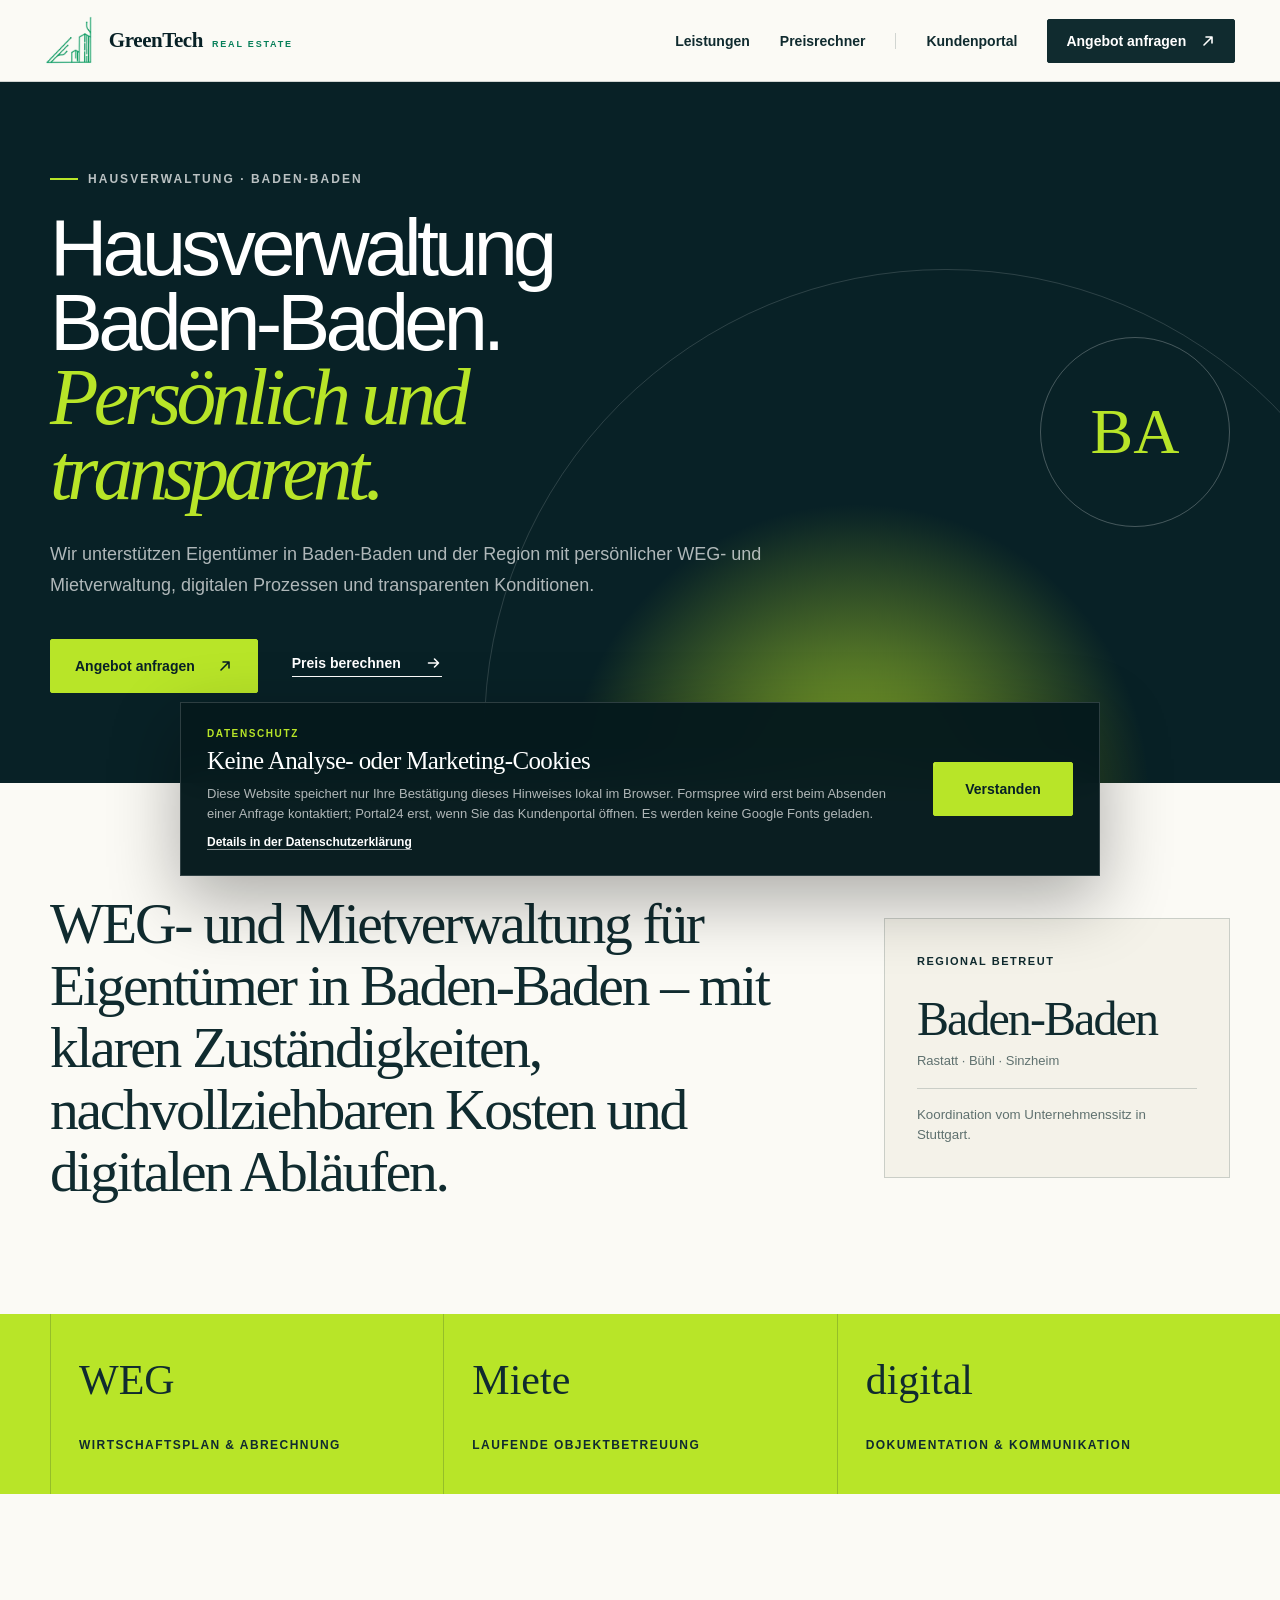
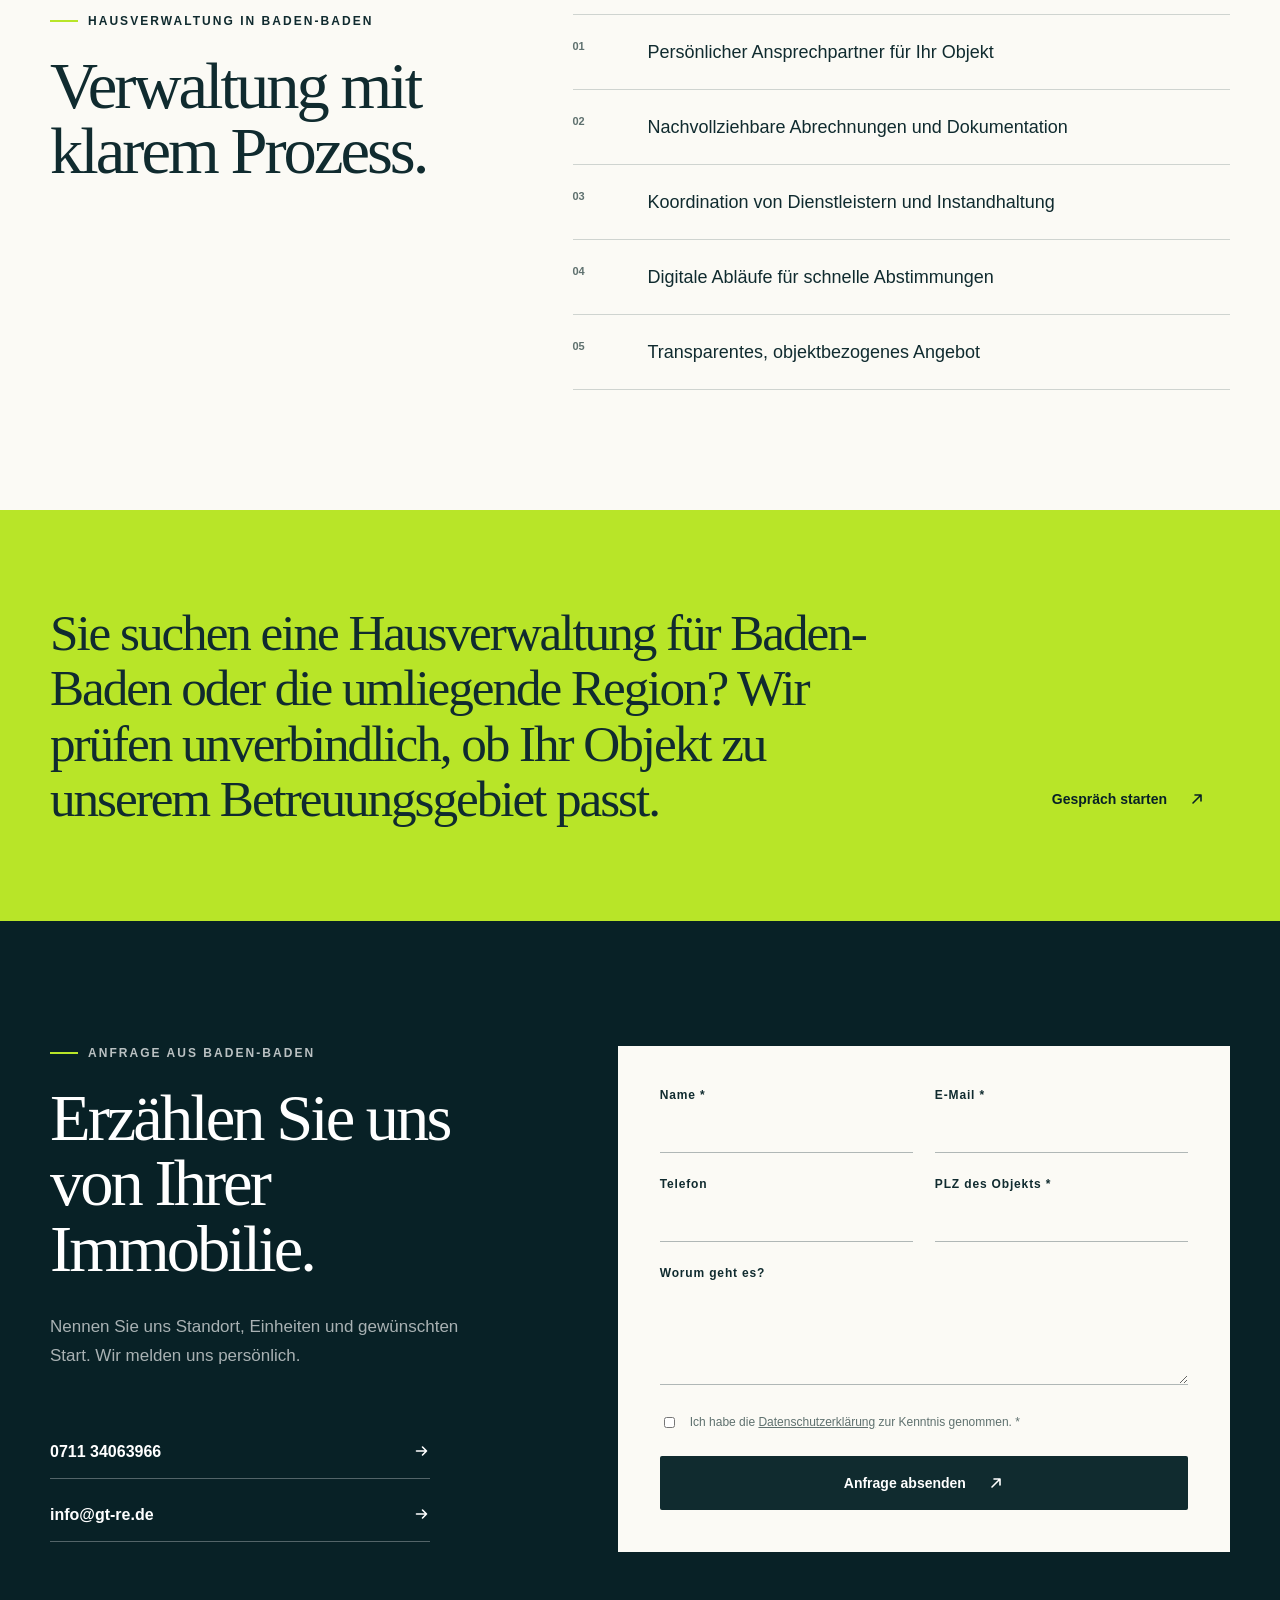
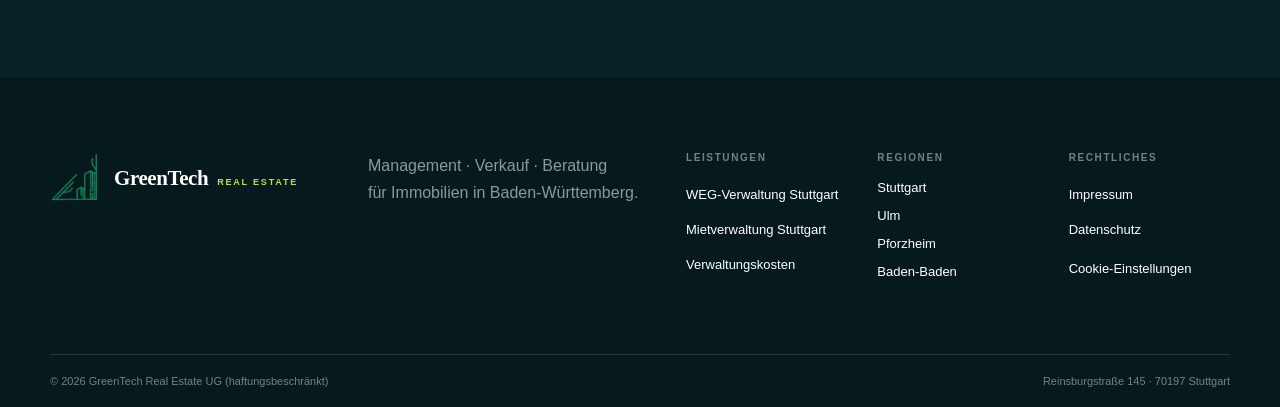
<file: hausverwaltung-baden-baden.html>
<!doctype html><html lang="de"><head><meta charset="utf-8"><meta name="viewport" content="width=device-width,initial-scale=1"><title>Hausverwaltung Baden-Baden | GreenTech Real Estate</title><meta name="description" content="Hausverwaltung in Baden-Baden und Umgebung für WEGs und Mietobjekte. Persönliche Betreuung, digitale Abläufe und transparente Kosten."><meta name="robots" content="index,follow,max-image-preview:large"><link rel="canonical" href="https://www.greentechrealestate.de/hausverwaltung-baden-baden.html"><meta property="og:locale" content="de_DE"><meta property="og:type" content="website"><meta property="og:title" content="Hausverwaltung Baden-Baden | GreenTech Real Estate"><meta property="og:description" content="Hausverwaltung in Baden-Baden und Umgebung für WEGs und Mietobjekte. Persönliche Betreuung, digitale Abläufe und transparente Kosten."><meta property="og:url" content="https://www.greentechrealestate.de/hausverwaltung-baden-baden.html"><script type="application/ld+json">{"@context":"https://schema.org","@type":["RealEstateAgent","LocalBusiness"],"@id":"https://www.greentechrealestate.de/#unternehmen","name":"GreenTech Real Estate UG (haftungsbeschränkt)","url":"https://www.greentechrealestate.de","logo":"https://www.greentechrealestate.de/assets/greentech-logo.png","telephone":"+49 711 34063966","email":"info@gt-re.de","address":{"@type":"PostalAddress","streetAddress":"Reinsburgstraße 145","postalCode":"70197","addressLocality":"Stuttgart","addressRegion":"Baden-Württemberg","addressCountry":"DE"},"areaServed":["Stuttgart","Ulm","Pforzheim","Baden-Baden"]}</script><link rel="stylesheet" href="styles.css?v=24"><style>@media(max-width:960px){.calculator-layout{gap:0!important;row-gap:0!important}.calculator-controls{margin-bottom:0!important}.result-card{margin-top:0!important}}</style><script src="form-config.js" defer></script><script src="script.js" defer></script></head><body><header class="site-header"><a class="brand brand-logo" href="index.html" aria-label="GreenTech Real Estate – Startseite"><span class="brand-symbol" aria-hidden="true"><img src="[data-uri]" alt="" width="380" height="132"></span><span class="brand-name"><strong>GreenTech</strong><span>Real Estate</span></span></a><button class="menu-button" type="button" aria-label="Menü öffnen" aria-expanded="false"><span></span><span></span></button><nav class="main-nav"><a href="index.html#leistungen">Leistungen</a><a href="preise.html">Preisrechner</a><a class="nav-login" href="https://portal.greentechrealestate.de/user/auth/login">Kundenportal</a><a class="button button-small" href="index.html#anfrage">Angebot anfragen <span class="arrow-icon" aria-hidden="true"><svg viewBox="0 0 16 16" focusable="false"><path d="M4 12 12 4M6 4h6v6"></path></svg></span></a></nav><span class="scroll-progress" aria-hidden="true"></span></header><main class="page-transition"><script type="application/ld+json">{"@context":"https://schema.org","@type":"Service","name":"Hausverwaltung Baden-Baden","serviceType":["WEG-Verwaltung","Mietverwaltung"],"provider":{"@id":"https://www.greentechrealestate.de/#unternehmen"},"areaServed":["Baden-Baden","Rastatt","Bühl","Sinzheim"]}</script><section class="subhero"><div class="subhero-grid section-shell"><div class="subhero-copy"><p class="eyebrow light"><span></span> Hausverwaltung · Baden-Baden</p><h1>Hausverwaltung Baden-Baden.<br><em>Persönlich und transparent.</em></h1><p>Wir unterstützen Eigentümer in Baden-Baden und der Region mit persönlicher WEG- und Mietverwaltung, digitalen Prozessen und transparenten Konditionen.</p><div class="hero-actions"><a class="button button-light" href="#anfrage">Angebot anfragen <span class="arrow-icon" aria-hidden="true"><svg viewBox="0 0 16 16" focusable="false"><path d="M4 12 12 4M6 4h6v6"></path></svg></span></a><a class="text-link light-link" href="preise.html">Preis berechnen <span class="arrow-icon arrow-icon-right" aria-hidden="true"><svg viewBox="0 0 16 16" focusable="false"><path d="M3 8h10M9 4l4 4-4 4"></path></svg></span></a></div></div><div class="subhero-mark"><span>BA</span></div></div></section><section class="service-intro section-shell"><p class="lead-quote">WEG- und Mietverwaltung für Eigentümer in Baden-Baden – mit klaren Zuständigkeiten, nachvollziehbaren Kosten und digitalen Abläufen.</p><div class="price-callout"><span>Regional betreut</span><strong>Baden-Baden</strong><p>Rastatt · Bühl · Sinzheim</p><small>Koordination vom Unternehmenssitz in Stuttgart.</small></div></section><section class="facts-band"><div class="section-shell facts-grid"><div class="fact"><strong>WEG</strong><span>Wirtschaftsplan &amp; Abrechnung</span></div><div class="fact"><strong>Miete</strong><span>Laufende Objektbetreuung</span></div><div class="fact"><strong>digital</strong><span>Dokumentation &amp; Kommunikation</span></div></div></section><section class="detail-section section-shell"><div><p class="eyebrow"><span></span> Hausverwaltung in Baden-Baden</p><h2>Verwaltung mit<br>klarem Prozess.</h2></div><ul class="feature-list"><li><span>01</span>Persönlicher Ansprechpartner für Ihr Objekt</li><li><span>02</span>Nachvollziehbare Abrechnungen und Dokumentation</li><li><span>03</span>Koordination von Dienstleistern und Instandhaltung</li><li><span>04</span>Digitale Abläufe für schnelle Abstimmungen</li><li><span>05</span>Transparentes, objektbezogenes Angebot</li></ul></section><section class="detail-closing"><div class="section-shell"><p>Sie suchen eine Hausverwaltung für Baden-Baden oder die umliegende Region? Wir prüfen unverbindlich, ob Ihr Objekt zu unserem Betreuungsgebiet passt.</p><a class="button button-light" href="#anfrage">Gespräch starten <span class="arrow-icon" aria-hidden="true"><svg viewBox="0 0 16 16" focusable="false"><path d="M4 12 12 4M6 4h6v6"></path></svg></span></a></div></section><section class="contact-section" id="anfrage"><div class="section-shell contact-grid"><div class="contact-copy"><p class="eyebrow light"><span></span> Anfrage aus Baden-Baden</p><h2>Erzählen Sie uns<br>von Ihrer Immobilie.</h2><p>Nennen Sie uns Standort, Einheiten und gewünschten Start. Wir melden uns persönlich.</p><div class="contact-direct"><a href="tel:+4971134063966">0711 34063966 <span class="arrow-icon arrow-icon-right" aria-hidden="true"><svg viewBox="0 0 16 16" focusable="false"><path d="M3 8h10M9 4l4 4-4 4"></path></svg></span></a><a href="mailto:info@gt-re.de">info@gt-re.de <span class="arrow-icon arrow-icon-right" aria-hidden="true"><svg viewBox="0 0 16 16" focusable="false"><path d="M3 8h10M9 4l4 4-4 4"></path></svg></span></a></div></div><div class="form-success" data-form-success hidden role="status" tabindex="-1"><span class="form-success-icon" aria-hidden="true"><svg viewBox="0 0 24 24" focusable="false"><path d="m5 12.5 4.2 4.2L19 7"></path></svg></span><p class="eyebrow"><span></span> Anfrage gesendet</p><h3>Vielen Dank!</h3><p>Ihre Anfrage wurde erfolgreich übermittelt. Wir melden uns persönlich bei Ihnen.</p><button class="button button-submit" type="button" data-form-reset>Weitere Anfrage senden <span class="arrow-icon arrow-icon-right" aria-hidden="true"><svg viewBox="0 0 16 16" focusable="false"><path d="M3 8h10M9 4l4 4-4 4"></path></svg></span></button></div><form class="inquiry-form" action="https://formspree.io/f/xyezyrjy" method="POST" accept-charset="UTF-8"><input type="text" name="_gotcha" class="honeypot" tabindex="-1" autocomplete="off"><input type="hidden" name="_subject" value="Neue Anfrage über greentechrealestate.de"><input type="hidden" name="Leistung" value="WEG-Verwaltung"><div class="form-row"><label><span>Name *</span><input type="text" name="Name" autocomplete="name" required></label><label><span>E-Mail *</span><input type="email" name="email" autocomplete="email" required></label></div><div class="form-row"><label><span>Telefon</span><input type="tel" name="Telefon" autocomplete="tel"></label><label><span>PLZ des Objekts *</span><input type="text" name="PLZ" inputmode="numeric" pattern="[0-9]{5}" required></label></div><label><span>Worum geht es?</span><textarea name="Nachricht" rows="4"></textarea></label><label class="checkbox-label"><input type="checkbox" name="Datenschutz" value="zur Kenntnis genommen" required><span>Ich habe die <a href="datenschutz.html">Datenschutzerklärung</a> zur Kenntnis genommen. *</span></label><button class="button button-submit" type="submit"><span data-submit-text>Anfrage absenden</span> <span class="arrow-icon" aria-hidden="true"><svg viewBox="0 0 16 16" focusable="false"><path d="M4 12 12 4M6 4h6v6"></path></svg></span></button><p class="form-error" data-form-error role="alert" hidden>Die Anfrage konnte gerade nicht gesendet werden. Bitte versuchen Sie es erneut oder schreiben Sie uns an <a href="mailto:info@gt-re.de">info@gt-re.de</a>.</p></form></div></section></main><footer><div class="footer-top section-shell"><a class="brand brand-logo footer-logo" href="index.html" aria-label="GreenTech Real Estate – Startseite"><span class="brand-symbol" aria-hidden="true"><img src="[data-uri]" alt="" width="380" height="132"></span><span class="brand-name"><strong>GreenTech</strong><span>Real Estate</span></span></a><p>Management · Verkauf · Beratung<br>für Immobilien in Baden-Württemberg.</p><div class="footer-navigation"><nav class="footer-links" aria-label="Leistungen"><strong>Leistungen</strong><a href="weg-verwaltung.html">WEG-Verwaltung Stuttgart</a><a href="mietverwaltung.html">Mietverwaltung Stuttgart</a><a href="preise.html">Verwaltungskosten</a></nav><nav class="footer-links" aria-label="Regionen"><strong>Regionen</strong><a href="index.html#stuttgart">Stuttgart</a><a href="hausverwaltung-ulm.html">Ulm</a><a href="hausverwaltung-pforzheim.html">Pforzheim</a><a href="hausverwaltung-baden-baden.html">Baden-Baden</a></nav><nav class="footer-links" aria-label="Rechtliches"><strong>Rechtliches</strong><a href="impressum.html">Impressum</a><a href="datenschutz.html">Datenschutz</a><button class="footer-cookie-button" type="button" data-cookie-settings>Cookie-Einstellungen</button></nav></div></div><div class="footer-bottom section-shell"><span>© 2026 GreenTech Real Estate UG (haftungsbeschränkt)</span><span>Reinsburgstraße 145 · 70197 Stuttgart</span></div></footer></body></html>
</file>
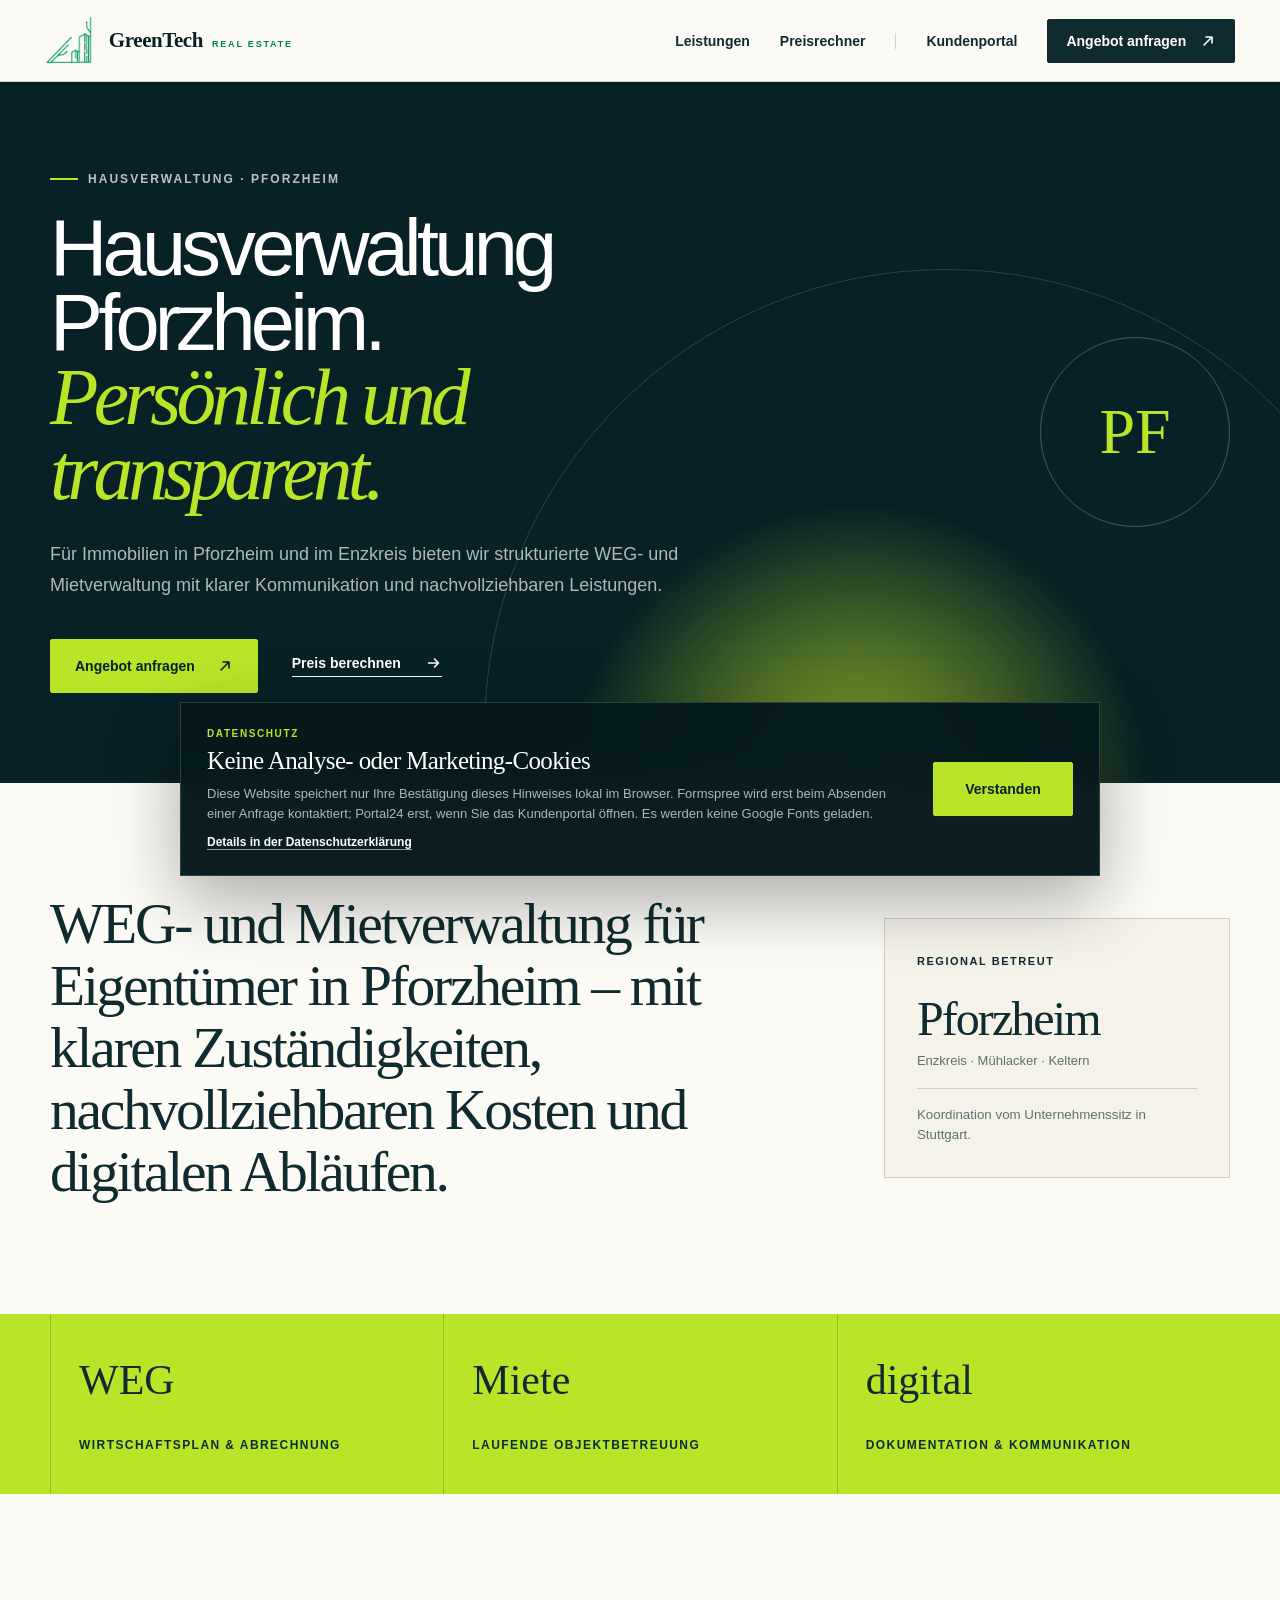
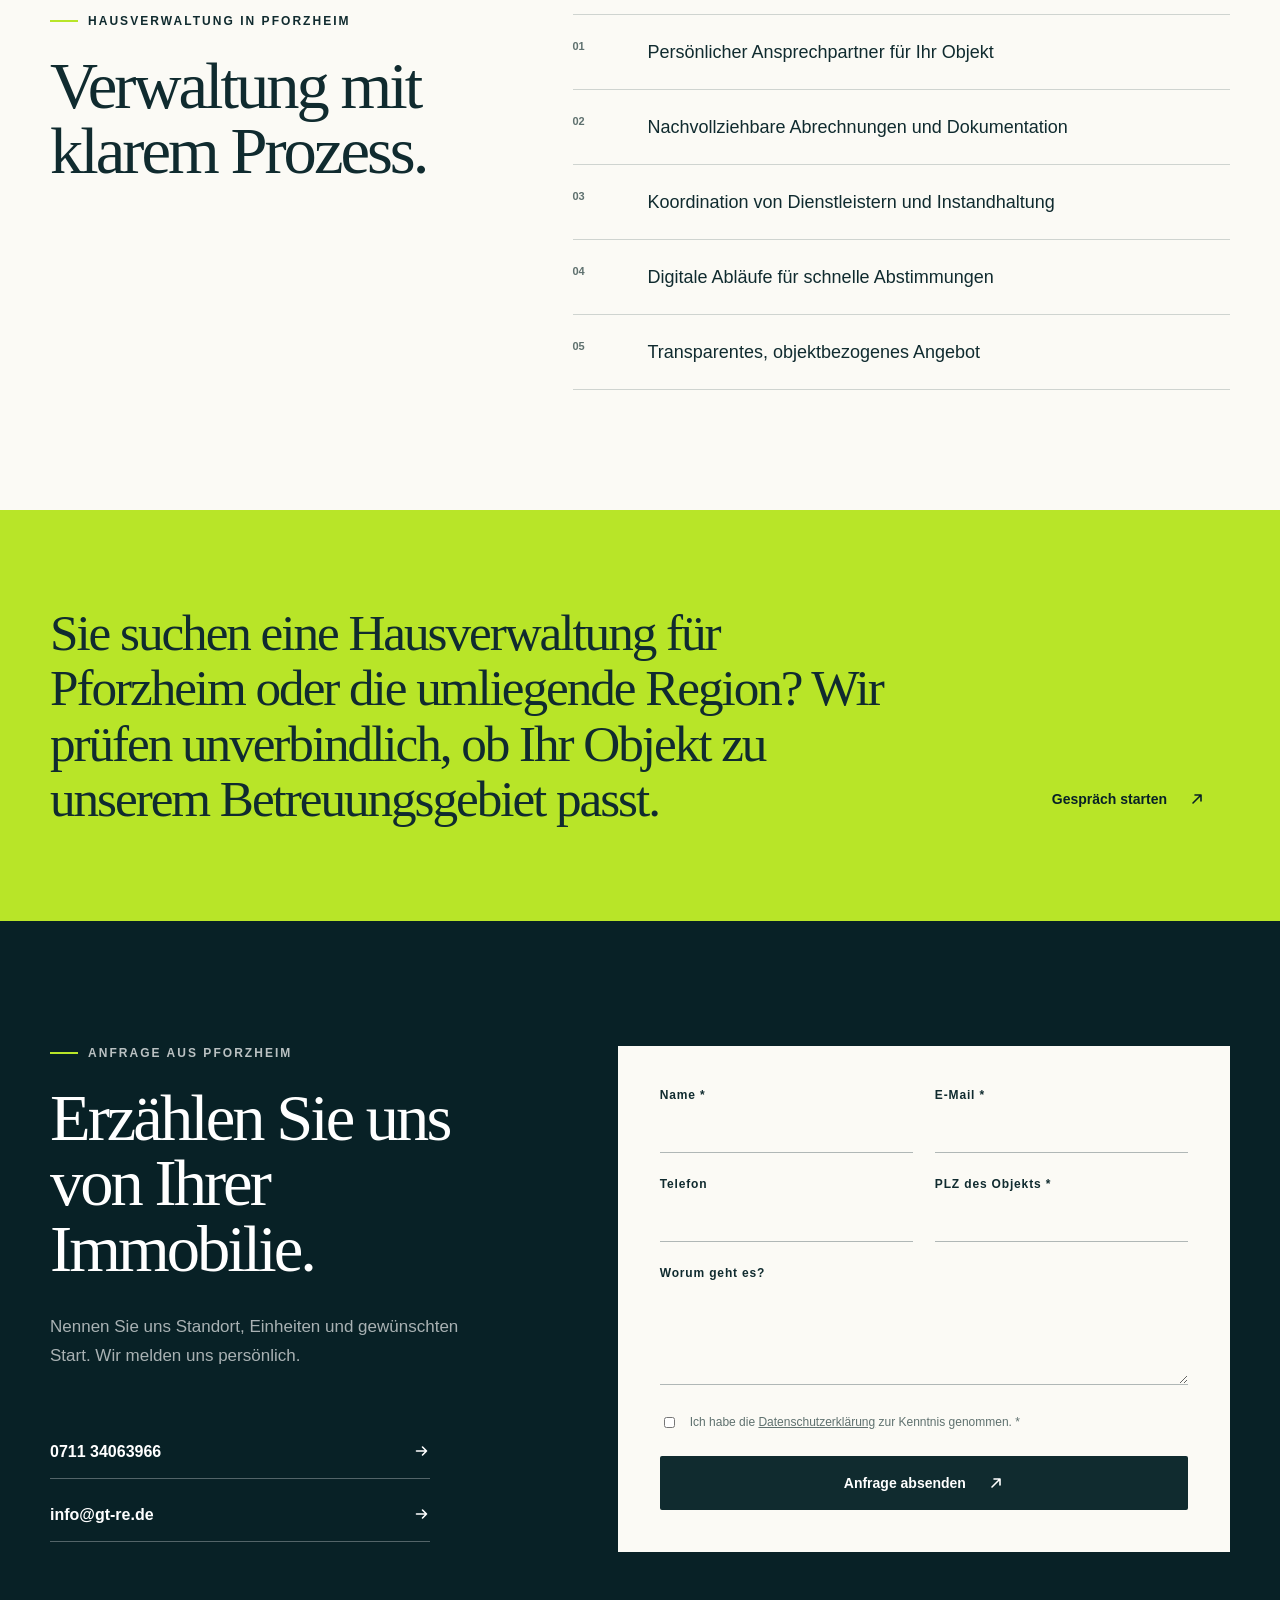
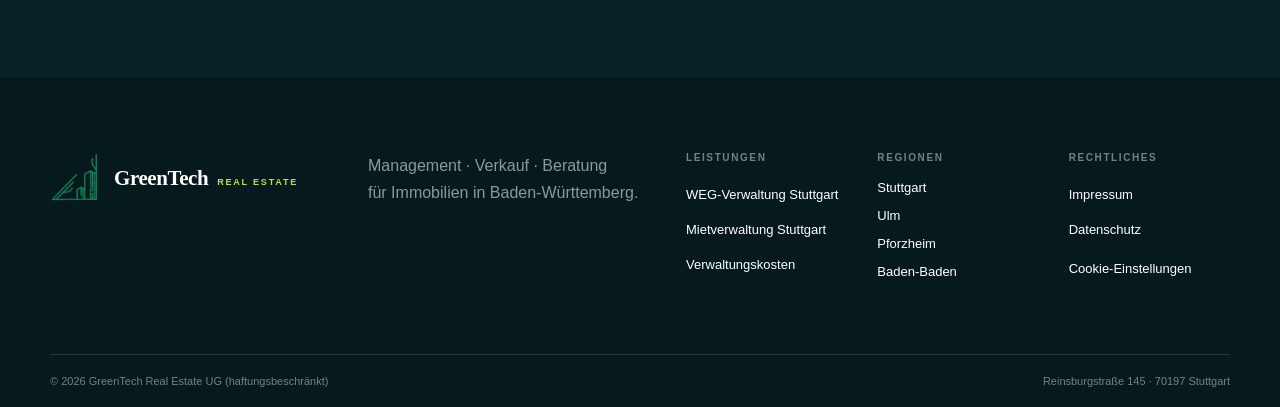
<file: hausverwaltung-pforzheim.html>
<!doctype html><html lang="de"><head><meta charset="utf-8"><meta name="viewport" content="width=device-width,initial-scale=1"><title>Hausverwaltung Pforzheim | GreenTech Real Estate</title><meta name="description" content="Hausverwaltung in Pforzheim und Umgebung für WEGs und Mietobjekte. Persönliche Betreuung, digitale Abläufe und transparente Kosten."><meta name="robots" content="index,follow,max-image-preview:large"><link rel="canonical" href="https://www.greentechrealestate.de/hausverwaltung-pforzheim.html"><meta property="og:locale" content="de_DE"><meta property="og:type" content="website"><meta property="og:title" content="Hausverwaltung Pforzheim | GreenTech Real Estate"><meta property="og:description" content="Hausverwaltung in Pforzheim und Umgebung für WEGs und Mietobjekte. Persönliche Betreuung, digitale Abläufe und transparente Kosten."><meta property="og:url" content="https://www.greentechrealestate.de/hausverwaltung-pforzheim.html"><script type="application/ld+json">{"@context":"https://schema.org","@type":["RealEstateAgent","LocalBusiness"],"@id":"https://www.greentechrealestate.de/#unternehmen","name":"GreenTech Real Estate UG (haftungsbeschränkt)","url":"https://www.greentechrealestate.de","logo":"https://www.greentechrealestate.de/assets/greentech-logo.png","telephone":"+49 711 34063966","email":"info@gt-re.de","address":{"@type":"PostalAddress","streetAddress":"Reinsburgstraße 145","postalCode":"70197","addressLocality":"Stuttgart","addressRegion":"Baden-Württemberg","addressCountry":"DE"},"areaServed":["Stuttgart","Ulm","Pforzheim","Baden-Baden"]}</script><link rel="stylesheet" href="styles.css?v=24"><style>@media(max-width:960px){.calculator-layout{gap:0!important;row-gap:0!important}.calculator-controls{margin-bottom:0!important}.result-card{margin-top:0!important}}</style><script src="form-config.js" defer></script><script src="script.js" defer></script></head><body><header class="site-header"><a class="brand brand-logo" href="index.html" aria-label="GreenTech Real Estate – Startseite"><span class="brand-symbol" aria-hidden="true"><img src="[data-uri]" alt="" width="380" height="132"></span><span class="brand-name"><strong>GreenTech</strong><span>Real Estate</span></span></a><button class="menu-button" type="button" aria-label="Menü öffnen" aria-expanded="false"><span></span><span></span></button><nav class="main-nav"><a href="index.html#leistungen">Leistungen</a><a href="preise.html">Preisrechner</a><a class="nav-login" href="https://portal.greentechrealestate.de/user/auth/login">Kundenportal</a><a class="button button-small" href="index.html#anfrage">Angebot anfragen <span class="arrow-icon" aria-hidden="true"><svg viewBox="0 0 16 16" focusable="false"><path d="M4 12 12 4M6 4h6v6"></path></svg></span></a></nav><span class="scroll-progress" aria-hidden="true"></span></header><main class="page-transition"><script type="application/ld+json">{"@context":"https://schema.org","@type":"Service","name":"Hausverwaltung Pforzheim","serviceType":["WEG-Verwaltung","Mietverwaltung"],"provider":{"@id":"https://www.greentechrealestate.de/#unternehmen"},"areaServed":["Pforzheim","Enzkreis","Mühlacker","Keltern"]}</script><section class="subhero"><div class="subhero-grid section-shell"><div class="subhero-copy"><p class="eyebrow light"><span></span> Hausverwaltung · Pforzheim</p><h1>Hausverwaltung Pforzheim.<br><em>Persönlich und transparent.</em></h1><p>Für Immobilien in Pforzheim und im Enzkreis bieten wir strukturierte WEG- und Mietverwaltung mit klarer Kommunikation und nachvollziehbaren Leistungen.</p><div class="hero-actions"><a class="button button-light" href="#anfrage">Angebot anfragen <span class="arrow-icon" aria-hidden="true"><svg viewBox="0 0 16 16" focusable="false"><path d="M4 12 12 4M6 4h6v6"></path></svg></span></a><a class="text-link light-link" href="preise.html">Preis berechnen <span class="arrow-icon arrow-icon-right" aria-hidden="true"><svg viewBox="0 0 16 16" focusable="false"><path d="M3 8h10M9 4l4 4-4 4"></path></svg></span></a></div></div><div class="subhero-mark"><span>PF</span></div></div></section><section class="service-intro section-shell"><p class="lead-quote">WEG- und Mietverwaltung für Eigentümer in Pforzheim – mit klaren Zuständigkeiten, nachvollziehbaren Kosten und digitalen Abläufen.</p><div class="price-callout"><span>Regional betreut</span><strong>Pforzheim</strong><p>Enzkreis · Mühlacker · Keltern</p><small>Koordination vom Unternehmenssitz in Stuttgart.</small></div></section><section class="facts-band"><div class="section-shell facts-grid"><div class="fact"><strong>WEG</strong><span>Wirtschaftsplan &amp; Abrechnung</span></div><div class="fact"><strong>Miete</strong><span>Laufende Objektbetreuung</span></div><div class="fact"><strong>digital</strong><span>Dokumentation &amp; Kommunikation</span></div></div></section><section class="detail-section section-shell"><div><p class="eyebrow"><span></span> Hausverwaltung in Pforzheim</p><h2>Verwaltung mit<br>klarem Prozess.</h2></div><ul class="feature-list"><li><span>01</span>Persönlicher Ansprechpartner für Ihr Objekt</li><li><span>02</span>Nachvollziehbare Abrechnungen und Dokumentation</li><li><span>03</span>Koordination von Dienstleistern und Instandhaltung</li><li><span>04</span>Digitale Abläufe für schnelle Abstimmungen</li><li><span>05</span>Transparentes, objektbezogenes Angebot</li></ul></section><section class="detail-closing"><div class="section-shell"><p>Sie suchen eine Hausverwaltung für Pforzheim oder die umliegende Region? Wir prüfen unverbindlich, ob Ihr Objekt zu unserem Betreuungsgebiet passt.</p><a class="button button-light" href="#anfrage">Gespräch starten <span class="arrow-icon" aria-hidden="true"><svg viewBox="0 0 16 16" focusable="false"><path d="M4 12 12 4M6 4h6v6"></path></svg></span></a></div></section><section class="contact-section" id="anfrage"><div class="section-shell contact-grid"><div class="contact-copy"><p class="eyebrow light"><span></span> Anfrage aus Pforzheim</p><h2>Erzählen Sie uns<br>von Ihrer Immobilie.</h2><p>Nennen Sie uns Standort, Einheiten und gewünschten Start. Wir melden uns persönlich.</p><div class="contact-direct"><a href="tel:+4971134063966">0711 34063966 <span class="arrow-icon arrow-icon-right" aria-hidden="true"><svg viewBox="0 0 16 16" focusable="false"><path d="M3 8h10M9 4l4 4-4 4"></path></svg></span></a><a href="mailto:info@gt-re.de">info@gt-re.de <span class="arrow-icon arrow-icon-right" aria-hidden="true"><svg viewBox="0 0 16 16" focusable="false"><path d="M3 8h10M9 4l4 4-4 4"></path></svg></span></a></div></div><div class="form-success" data-form-success hidden role="status" tabindex="-1"><span class="form-success-icon" aria-hidden="true"><svg viewBox="0 0 24 24" focusable="false"><path d="m5 12.5 4.2 4.2L19 7"></path></svg></span><p class="eyebrow"><span></span> Anfrage gesendet</p><h3>Vielen Dank!</h3><p>Ihre Anfrage wurde erfolgreich übermittelt. Wir melden uns persönlich bei Ihnen.</p><button class="button button-submit" type="button" data-form-reset>Weitere Anfrage senden <span class="arrow-icon arrow-icon-right" aria-hidden="true"><svg viewBox="0 0 16 16" focusable="false"><path d="M3 8h10M9 4l4 4-4 4"></path></svg></span></button></div><form class="inquiry-form" action="https://formspree.io/f/xyezyrjy" method="POST" accept-charset="UTF-8"><input type="text" name="_gotcha" class="honeypot" tabindex="-1" autocomplete="off"><input type="hidden" name="_subject" value="Neue Anfrage über greentechrealestate.de"><input type="hidden" name="Leistung" value="WEG-Verwaltung"><div class="form-row"><label><span>Name *</span><input type="text" name="Name" autocomplete="name" required></label><label><span>E-Mail *</span><input type="email" name="email" autocomplete="email" required></label></div><div class="form-row"><label><span>Telefon</span><input type="tel" name="Telefon" autocomplete="tel"></label><label><span>PLZ des Objekts *</span><input type="text" name="PLZ" inputmode="numeric" pattern="[0-9]{5}" required></label></div><label><span>Worum geht es?</span><textarea name="Nachricht" rows="4"></textarea></label><label class="checkbox-label"><input type="checkbox" name="Datenschutz" value="zur Kenntnis genommen" required><span>Ich habe die <a href="datenschutz.html">Datenschutzerklärung</a> zur Kenntnis genommen. *</span></label><button class="button button-submit" type="submit"><span data-submit-text>Anfrage absenden</span> <span class="arrow-icon" aria-hidden="true"><svg viewBox="0 0 16 16" focusable="false"><path d="M4 12 12 4M6 4h6v6"></path></svg></span></button><p class="form-error" data-form-error role="alert" hidden>Die Anfrage konnte gerade nicht gesendet werden. Bitte versuchen Sie es erneut oder schreiben Sie uns an <a href="mailto:info@gt-re.de">info@gt-re.de</a>.</p></form></div></section></main><footer><div class="footer-top section-shell"><a class="brand brand-logo footer-logo" href="index.html" aria-label="GreenTech Real Estate – Startseite"><span class="brand-symbol" aria-hidden="true"><img src="[data-uri]" alt="" width="380" height="132"></span><span class="brand-name"><strong>GreenTech</strong><span>Real Estate</span></span></a><p>Management · Verkauf · Beratung<br>für Immobilien in Baden-Württemberg.</p><div class="footer-navigation"><nav class="footer-links" aria-label="Leistungen"><strong>Leistungen</strong><a href="weg-verwaltung.html">WEG-Verwaltung Stuttgart</a><a href="mietverwaltung.html">Mietverwaltung Stuttgart</a><a href="preise.html">Verwaltungskosten</a></nav><nav class="footer-links" aria-label="Regionen"><strong>Regionen</strong><a href="index.html#stuttgart">Stuttgart</a><a href="hausverwaltung-ulm.html">Ulm</a><a href="hausverwaltung-pforzheim.html">Pforzheim</a><a href="hausverwaltung-baden-baden.html">Baden-Baden</a></nav><nav class="footer-links" aria-label="Rechtliches"><strong>Rechtliches</strong><a href="impressum.html">Impressum</a><a href="datenschutz.html">Datenschutz</a><button class="footer-cookie-button" type="button" data-cookie-settings>Cookie-Einstellungen</button></nav></div></div><div class="footer-bottom section-shell"><span>© 2026 GreenTech Real Estate UG (haftungsbeschränkt)</span><span>Reinsburgstraße 145 · 70197 Stuttgart</span></div></footer></body></html>
</file>
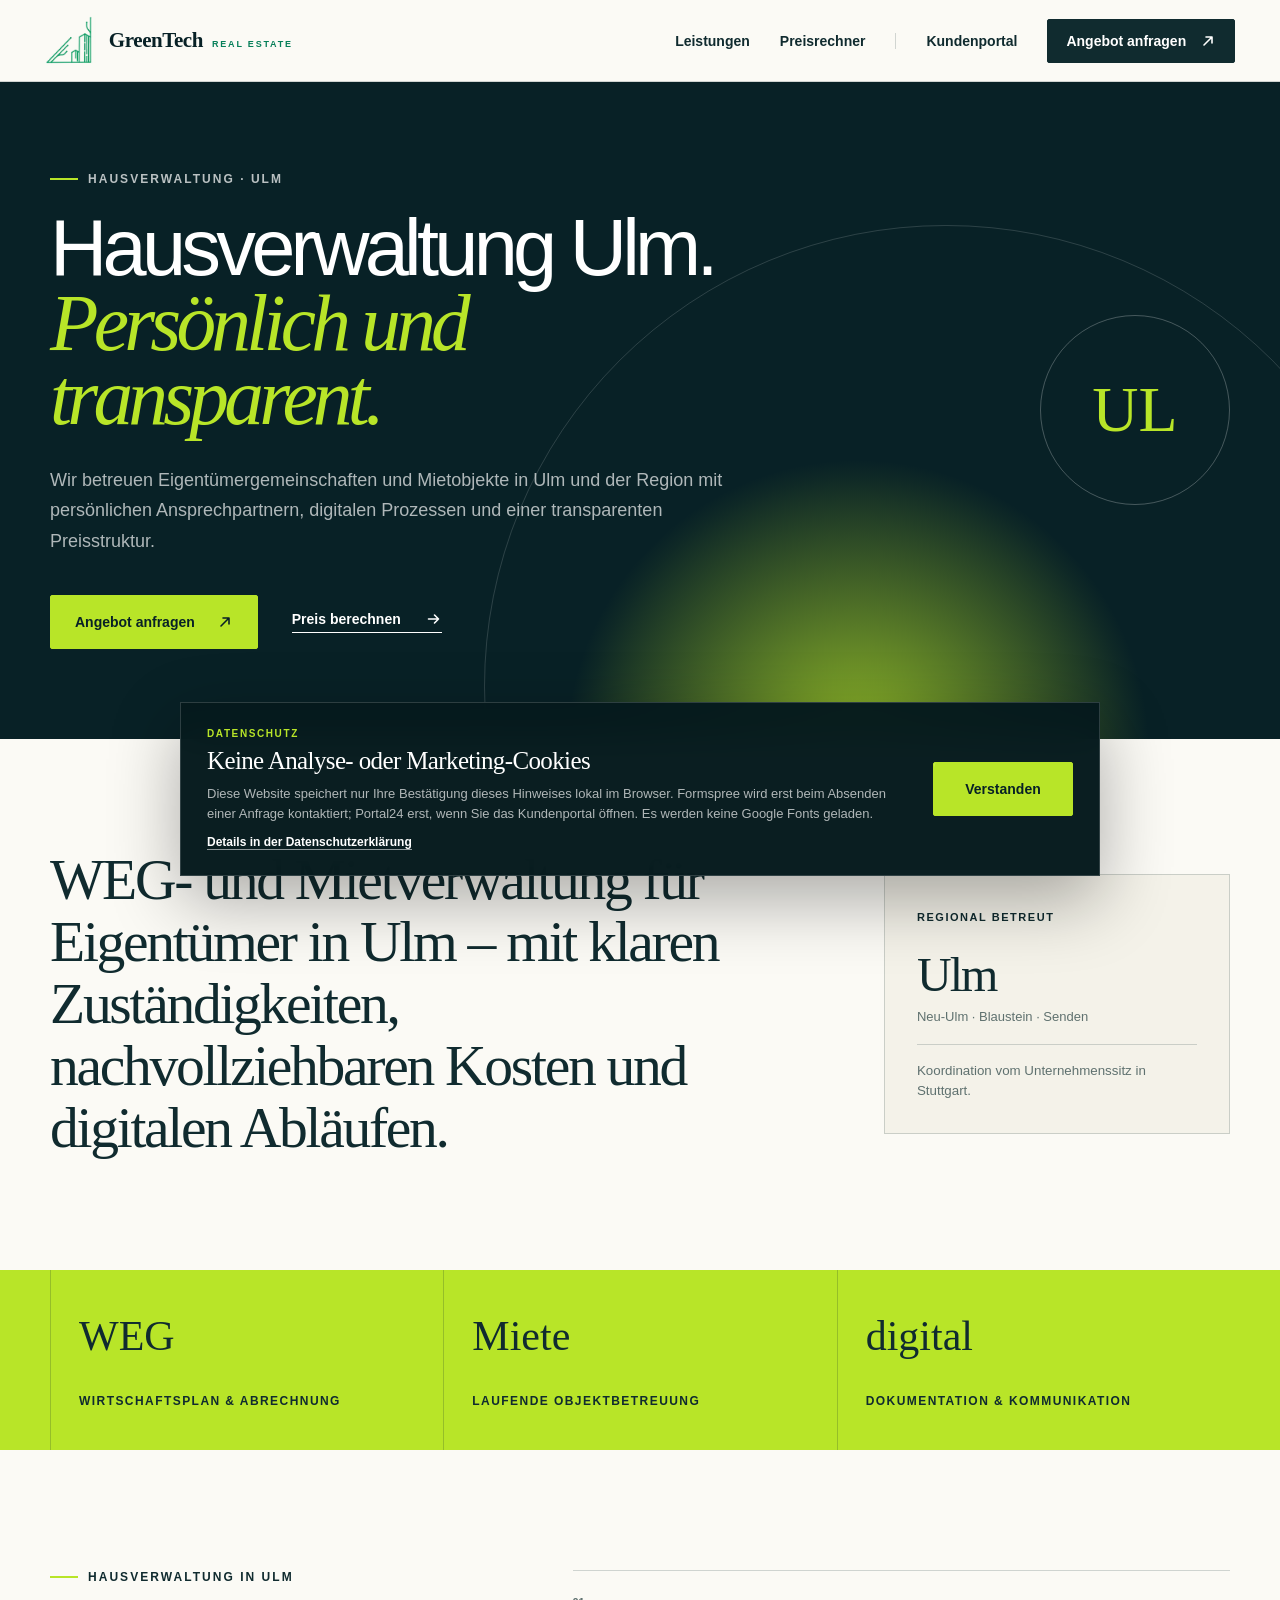
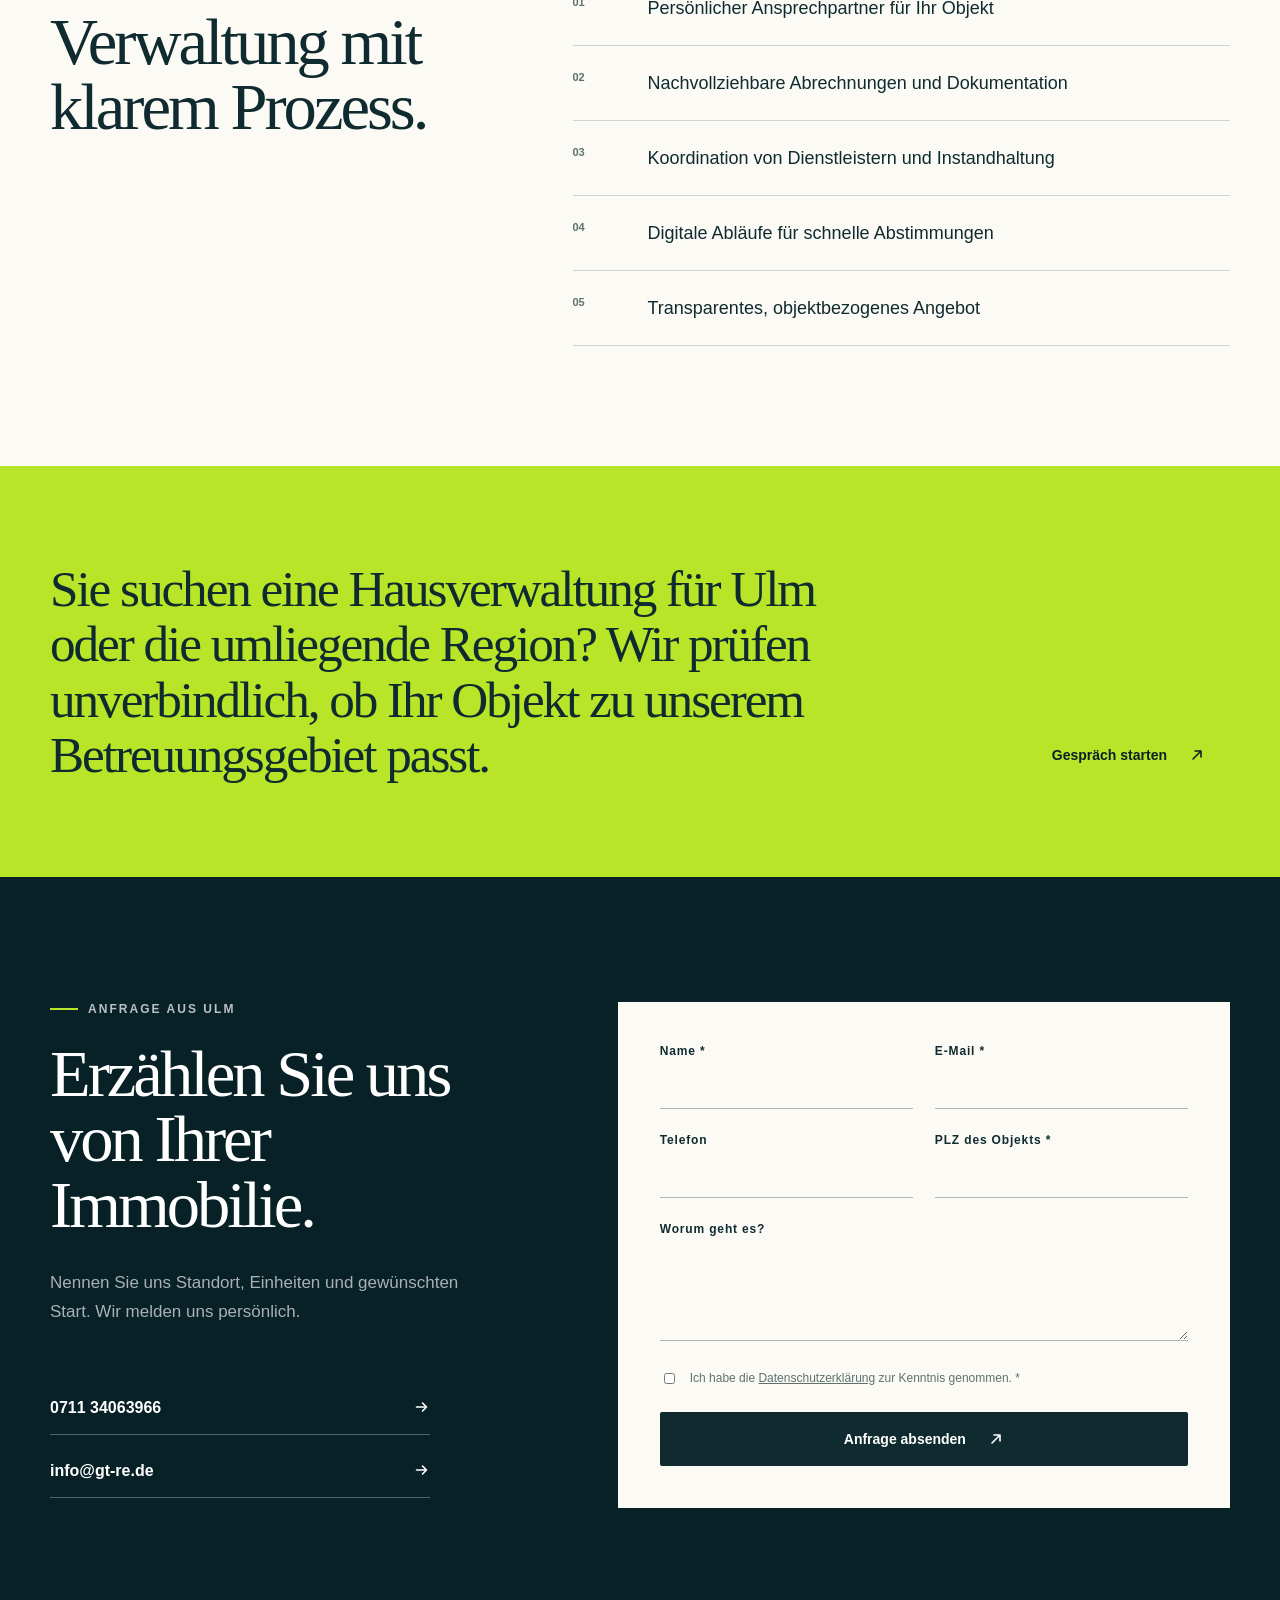
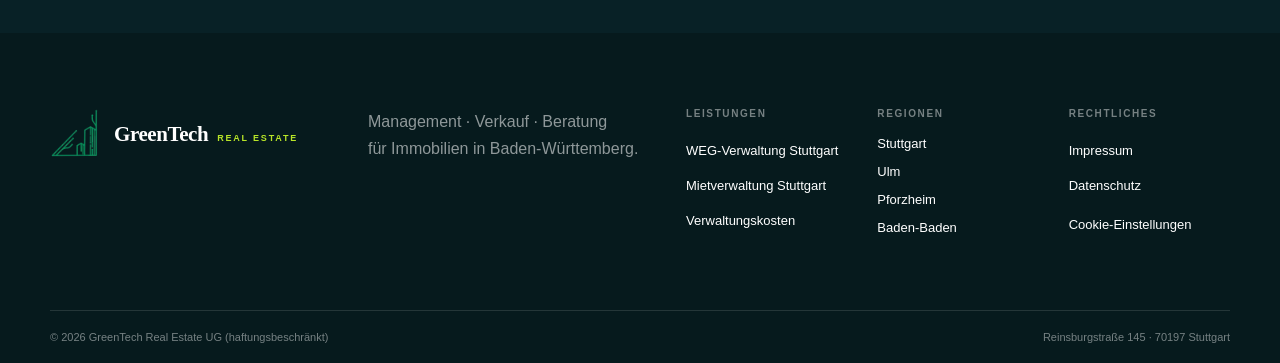
<file: hausverwaltung-ulm.html>
<!doctype html><html lang="de"><head><meta charset="utf-8"><meta name="viewport" content="width=device-width,initial-scale=1"><title>Hausverwaltung Ulm | GreenTech Real Estate</title><meta name="description" content="Hausverwaltung in Ulm und Umgebung für WEGs und Mietobjekte. Persönliche Betreuung, digitale Abläufe und transparente Kosten."><meta name="robots" content="index,follow,max-image-preview:large"><link rel="canonical" href="https://www.greentechrealestate.de/hausverwaltung-ulm.html"><meta property="og:locale" content="de_DE"><meta property="og:type" content="website"><meta property="og:title" content="Hausverwaltung Ulm | GreenTech Real Estate"><meta property="og:description" content="Hausverwaltung in Ulm und Umgebung für WEGs und Mietobjekte. Persönliche Betreuung, digitale Abläufe und transparente Kosten."><meta property="og:url" content="https://www.greentechrealestate.de/hausverwaltung-ulm.html"><script type="application/ld+json">{"@context":"https://schema.org","@type":["RealEstateAgent","LocalBusiness"],"@id":"https://www.greentechrealestate.de/#unternehmen","name":"GreenTech Real Estate UG (haftungsbeschränkt)","url":"https://www.greentechrealestate.de","logo":"https://www.greentechrealestate.de/assets/greentech-logo.png","telephone":"+49 711 34063966","email":"info@gt-re.de","address":{"@type":"PostalAddress","streetAddress":"Reinsburgstraße 145","postalCode":"70197","addressLocality":"Stuttgart","addressRegion":"Baden-Württemberg","addressCountry":"DE"},"areaServed":["Stuttgart","Ulm","Pforzheim","Baden-Baden"]}</script><link rel="stylesheet" href="styles.css?v=24"><style>@media(max-width:960px){.calculator-layout{gap:0!important;row-gap:0!important}.calculator-controls{margin-bottom:0!important}.result-card{margin-top:0!important}}</style><script src="form-config.js" defer></script><script src="script.js" defer></script></head><body><header class="site-header"><a class="brand brand-logo" href="index.html" aria-label="GreenTech Real Estate – Startseite"><span class="brand-symbol" aria-hidden="true"><img src="[data-uri]" alt="" width="380" height="132"></span><span class="brand-name"><strong>GreenTech</strong><span>Real Estate</span></span></a><button class="menu-button" type="button" aria-label="Menü öffnen" aria-expanded="false"><span></span><span></span></button><nav class="main-nav"><a href="index.html#leistungen">Leistungen</a><a href="preise.html">Preisrechner</a><a class="nav-login" href="https://portal.greentechrealestate.de/user/auth/login">Kundenportal</a><a class="button button-small" href="index.html#anfrage">Angebot anfragen <span class="arrow-icon" aria-hidden="true"><svg viewBox="0 0 16 16" focusable="false"><path d="M4 12 12 4M6 4h6v6"></path></svg></span></a></nav><span class="scroll-progress" aria-hidden="true"></span></header><main class="page-transition"><script type="application/ld+json">{"@context":"https://schema.org","@type":"Service","name":"Hausverwaltung Ulm","serviceType":["WEG-Verwaltung","Mietverwaltung"],"provider":{"@id":"https://www.greentechrealestate.de/#unternehmen"},"areaServed":["Ulm","Neu-Ulm","Blaustein","Senden"]}</script><section class="subhero"><div class="subhero-grid section-shell"><div class="subhero-copy"><p class="eyebrow light"><span></span> Hausverwaltung · Ulm</p><h1>Hausverwaltung Ulm.<br><em>Persönlich und transparent.</em></h1><p>Wir betreuen Eigentümergemeinschaften und Mietobjekte in Ulm und der Region mit persönlichen Ansprechpartnern, digitalen Prozessen und einer transparenten Preisstruktur.</p><div class="hero-actions"><a class="button button-light" href="#anfrage">Angebot anfragen <span class="arrow-icon" aria-hidden="true"><svg viewBox="0 0 16 16" focusable="false"><path d="M4 12 12 4M6 4h6v6"></path></svg></span></a><a class="text-link light-link" href="preise.html">Preis berechnen <span class="arrow-icon arrow-icon-right" aria-hidden="true"><svg viewBox="0 0 16 16" focusable="false"><path d="M3 8h10M9 4l4 4-4 4"></path></svg></span></a></div></div><div class="subhero-mark"><span>UL</span></div></div></section><section class="service-intro section-shell"><p class="lead-quote">WEG- und Mietverwaltung für Eigentümer in Ulm – mit klaren Zuständigkeiten, nachvollziehbaren Kosten und digitalen Abläufen.</p><div class="price-callout"><span>Regional betreut</span><strong>Ulm</strong><p>Neu-Ulm · Blaustein · Senden</p><small>Koordination vom Unternehmenssitz in Stuttgart.</small></div></section><section class="facts-band"><div class="section-shell facts-grid"><div class="fact"><strong>WEG</strong><span>Wirtschaftsplan &amp; Abrechnung</span></div><div class="fact"><strong>Miete</strong><span>Laufende Objektbetreuung</span></div><div class="fact"><strong>digital</strong><span>Dokumentation &amp; Kommunikation</span></div></div></section><section class="detail-section section-shell"><div><p class="eyebrow"><span></span> Hausverwaltung in Ulm</p><h2>Verwaltung mit<br>klarem Prozess.</h2></div><ul class="feature-list"><li><span>01</span>Persönlicher Ansprechpartner für Ihr Objekt</li><li><span>02</span>Nachvollziehbare Abrechnungen und Dokumentation</li><li><span>03</span>Koordination von Dienstleistern und Instandhaltung</li><li><span>04</span>Digitale Abläufe für schnelle Abstimmungen</li><li><span>05</span>Transparentes, objektbezogenes Angebot</li></ul></section><section class="detail-closing"><div class="section-shell"><p>Sie suchen eine Hausverwaltung für Ulm oder die umliegende Region? Wir prüfen unverbindlich, ob Ihr Objekt zu unserem Betreuungsgebiet passt.</p><a class="button button-light" href="#anfrage">Gespräch starten <span class="arrow-icon" aria-hidden="true"><svg viewBox="0 0 16 16" focusable="false"><path d="M4 12 12 4M6 4h6v6"></path></svg></span></a></div></section><section class="contact-section" id="anfrage"><div class="section-shell contact-grid"><div class="contact-copy"><p class="eyebrow light"><span></span> Anfrage aus Ulm</p><h2>Erzählen Sie uns<br>von Ihrer Immobilie.</h2><p>Nennen Sie uns Standort, Einheiten und gewünschten Start. Wir melden uns persönlich.</p><div class="contact-direct"><a href="tel:+4971134063966">0711 34063966 <span class="arrow-icon arrow-icon-right" aria-hidden="true"><svg viewBox="0 0 16 16" focusable="false"><path d="M3 8h10M9 4l4 4-4 4"></path></svg></span></a><a href="mailto:info@gt-re.de">info@gt-re.de <span class="arrow-icon arrow-icon-right" aria-hidden="true"><svg viewBox="0 0 16 16" focusable="false"><path d="M3 8h10M9 4l4 4-4 4"></path></svg></span></a></div></div><div class="form-success" data-form-success hidden role="status" tabindex="-1"><span class="form-success-icon" aria-hidden="true"><svg viewBox="0 0 24 24" focusable="false"><path d="m5 12.5 4.2 4.2L19 7"></path></svg></span><p class="eyebrow"><span></span> Anfrage gesendet</p><h3>Vielen Dank!</h3><p>Ihre Anfrage wurde erfolgreich übermittelt. Wir melden uns persönlich bei Ihnen.</p><button class="button button-submit" type="button" data-form-reset>Weitere Anfrage senden <span class="arrow-icon arrow-icon-right" aria-hidden="true"><svg viewBox="0 0 16 16" focusable="false"><path d="M3 8h10M9 4l4 4-4 4"></path></svg></span></button></div><form class="inquiry-form" action="https://formspree.io/f/xyezyrjy" method="POST" accept-charset="UTF-8"><input type="text" name="_gotcha" class="honeypot" tabindex="-1" autocomplete="off"><input type="hidden" name="_subject" value="Neue Anfrage über greentechrealestate.de"><input type="hidden" name="Leistung" value="WEG-Verwaltung"><div class="form-row"><label><span>Name *</span><input type="text" name="Name" autocomplete="name" required></label><label><span>E-Mail *</span><input type="email" name="email" autocomplete="email" required></label></div><div class="form-row"><label><span>Telefon</span><input type="tel" name="Telefon" autocomplete="tel"></label><label><span>PLZ des Objekts *</span><input type="text" name="PLZ" inputmode="numeric" pattern="[0-9]{5}" required></label></div><label><span>Worum geht es?</span><textarea name="Nachricht" rows="4"></textarea></label><label class="checkbox-label"><input type="checkbox" name="Datenschutz" value="zur Kenntnis genommen" required><span>Ich habe die <a href="datenschutz.html">Datenschutzerklärung</a> zur Kenntnis genommen. *</span></label><button class="button button-submit" type="submit"><span data-submit-text>Anfrage absenden</span> <span class="arrow-icon" aria-hidden="true"><svg viewBox="0 0 16 16" focusable="false"><path d="M4 12 12 4M6 4h6v6"></path></svg></span></button><p class="form-error" data-form-error role="alert" hidden>Die Anfrage konnte gerade nicht gesendet werden. Bitte versuchen Sie es erneut oder schreiben Sie uns an <a href="mailto:info@gt-re.de">info@gt-re.de</a>.</p></form></div></section></main><footer><div class="footer-top section-shell"><a class="brand brand-logo footer-logo" href="index.html" aria-label="GreenTech Real Estate – Startseite"><span class="brand-symbol" aria-hidden="true"><img src="[data-uri]" alt="" width="380" height="132"></span><span class="brand-name"><strong>GreenTech</strong><span>Real Estate</span></span></a><p>Management · Verkauf · Beratung<br>für Immobilien in Baden-Württemberg.</p><div class="footer-navigation"><nav class="footer-links" aria-label="Leistungen"><strong>Leistungen</strong><a href="weg-verwaltung.html">WEG-Verwaltung Stuttgart</a><a href="mietverwaltung.html">Mietverwaltung Stuttgart</a><a href="preise.html">Verwaltungskosten</a></nav><nav class="footer-links" aria-label="Regionen"><strong>Regionen</strong><a href="index.html#stuttgart">Stuttgart</a><a href="hausverwaltung-ulm.html">Ulm</a><a href="hausverwaltung-pforzheim.html">Pforzheim</a><a href="hausverwaltung-baden-baden.html">Baden-Baden</a></nav><nav class="footer-links" aria-label="Rechtliches"><strong>Rechtliches</strong><a href="impressum.html">Impressum</a><a href="datenschutz.html">Datenschutz</a><button class="footer-cookie-button" type="button" data-cookie-settings>Cookie-Einstellungen</button></nav></div></div><div class="footer-bottom section-shell"><span>© 2026 GreenTech Real Estate UG (haftungsbeschränkt)</span><span>Reinsburgstraße 145 · 70197 Stuttgart</span></div></footer></body></html>
</file>
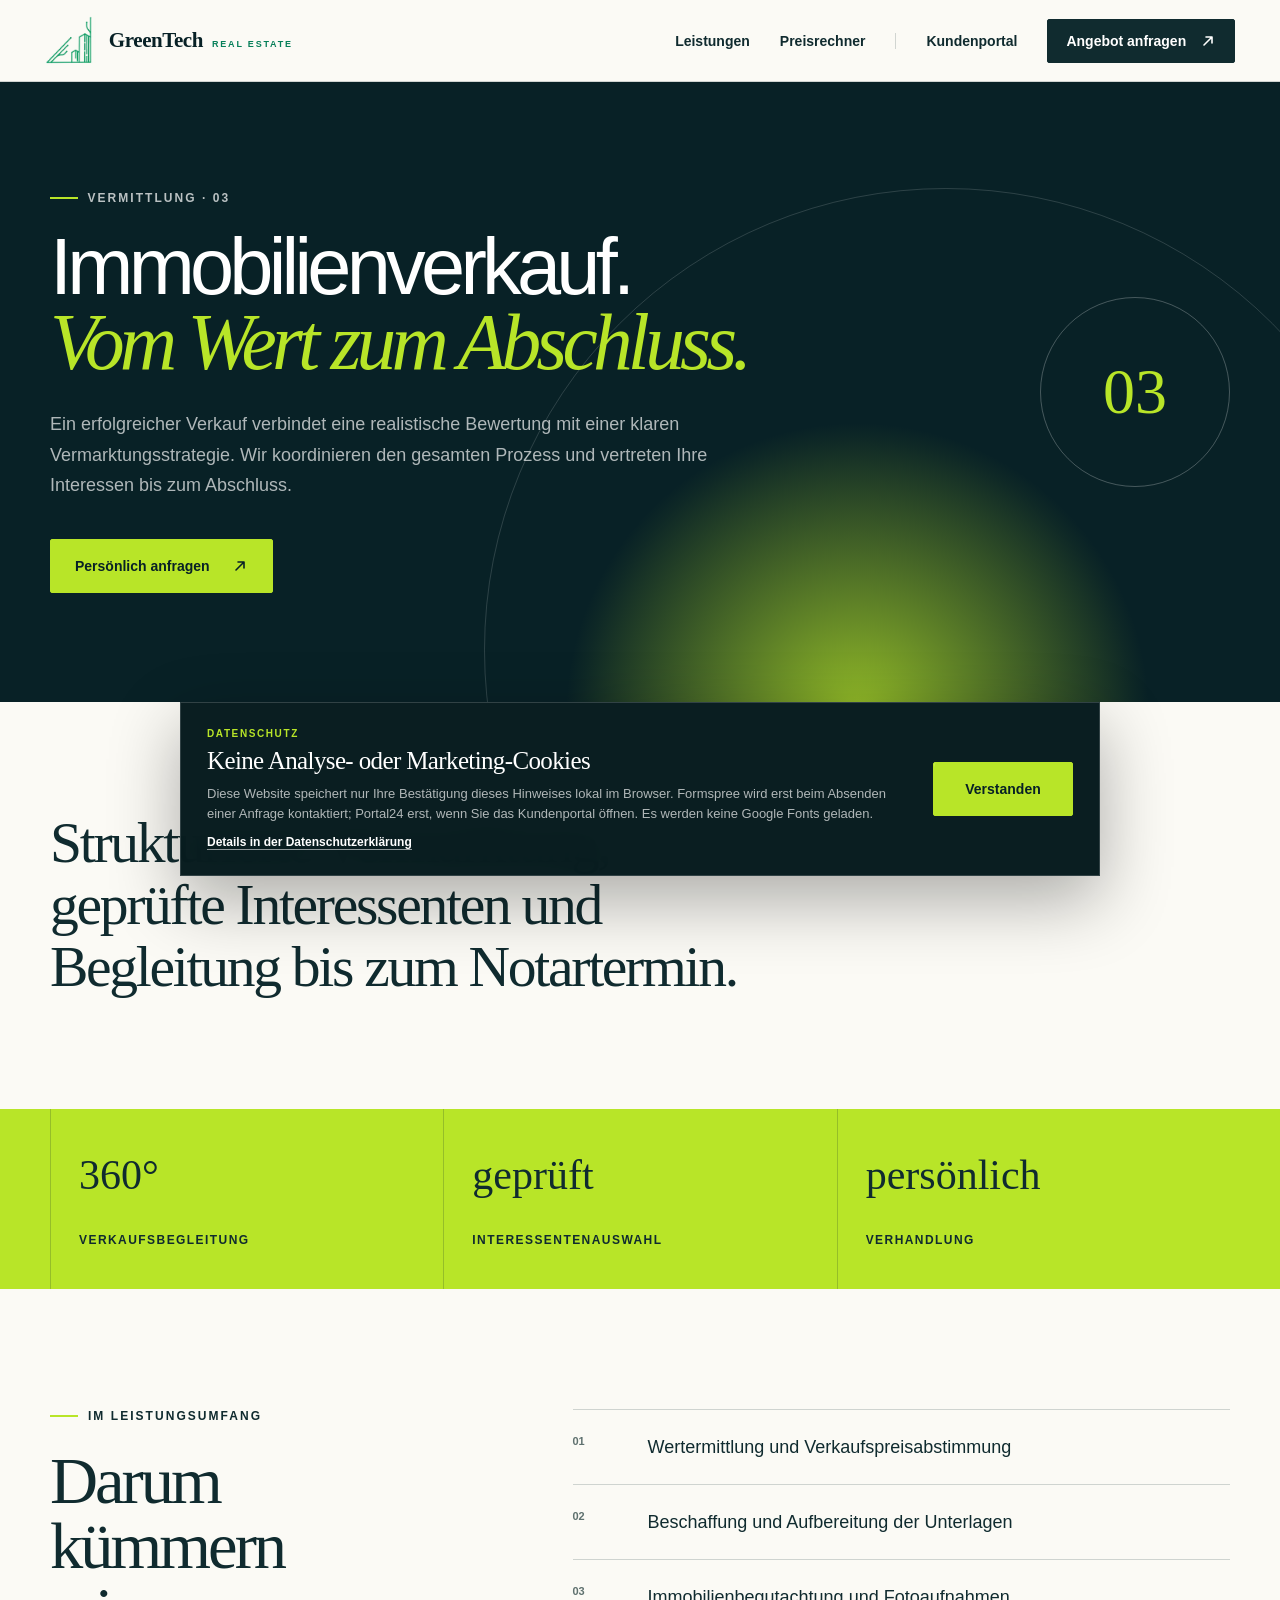
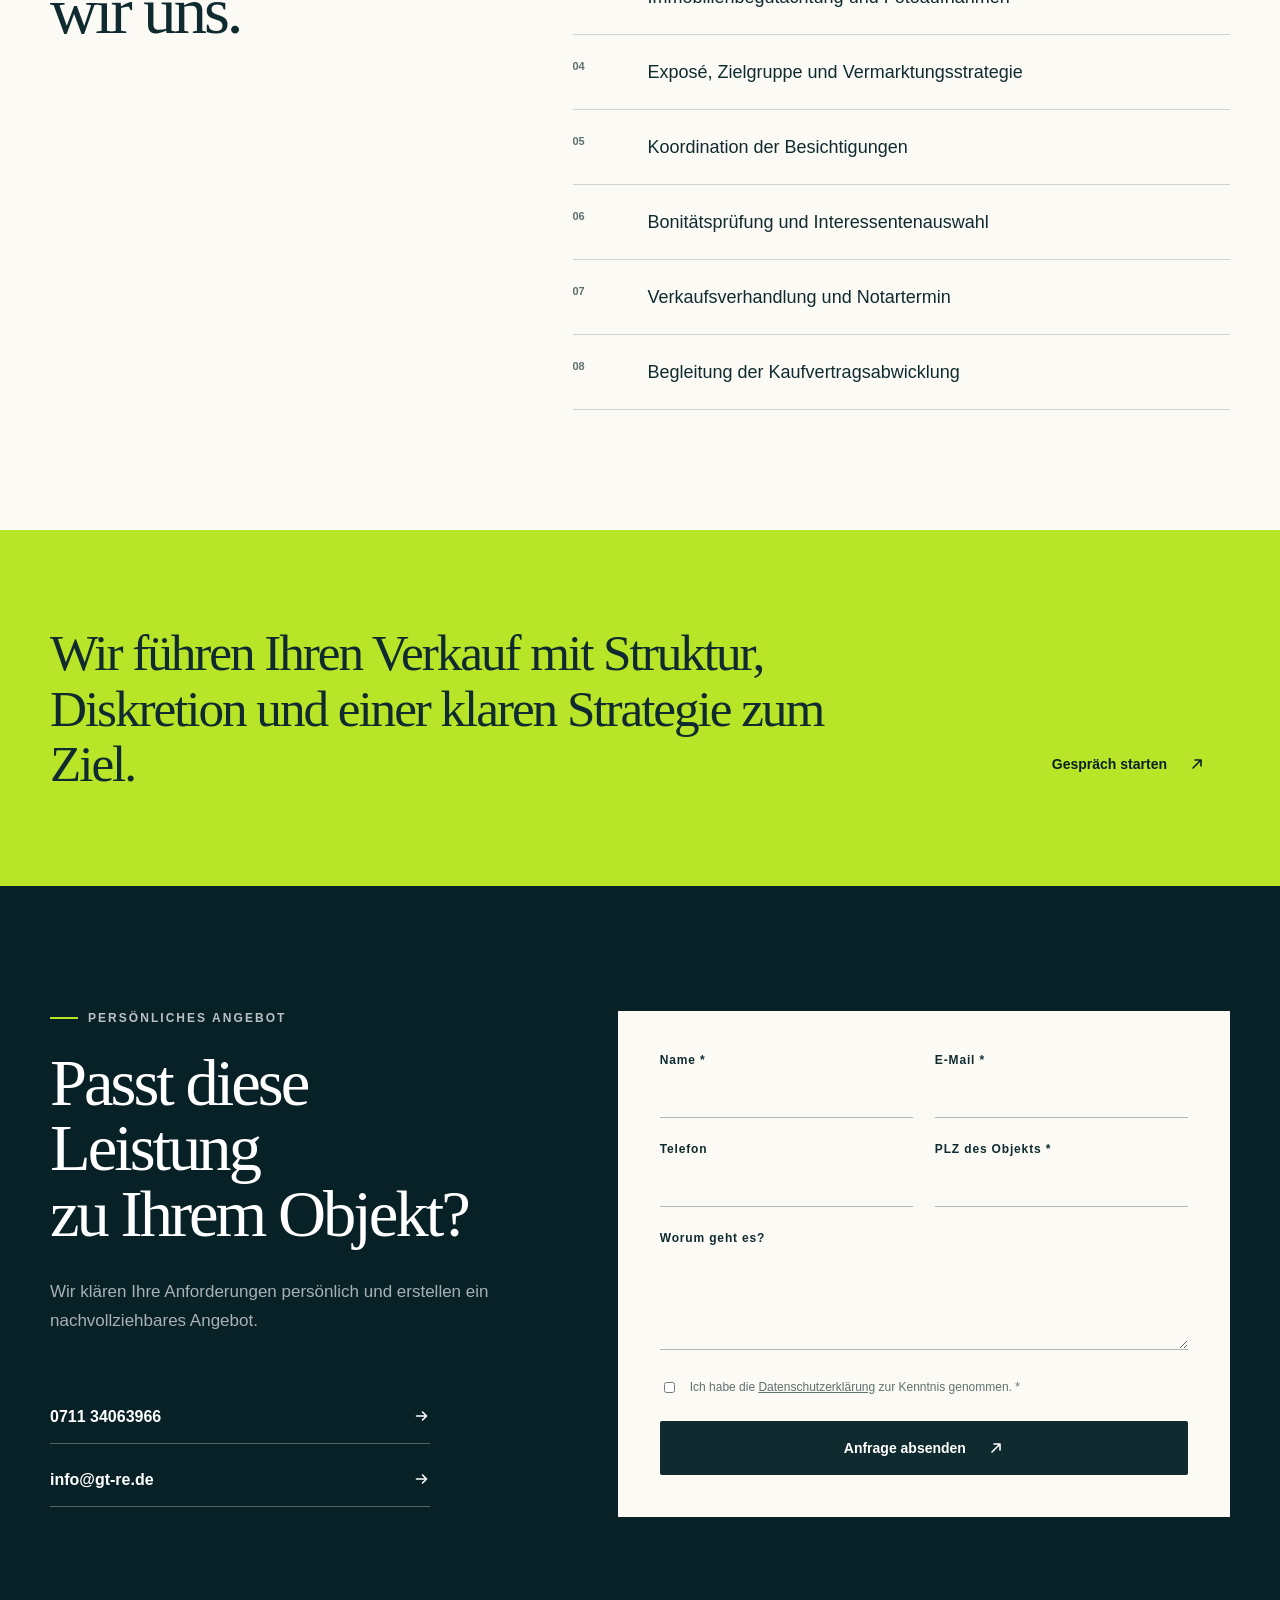
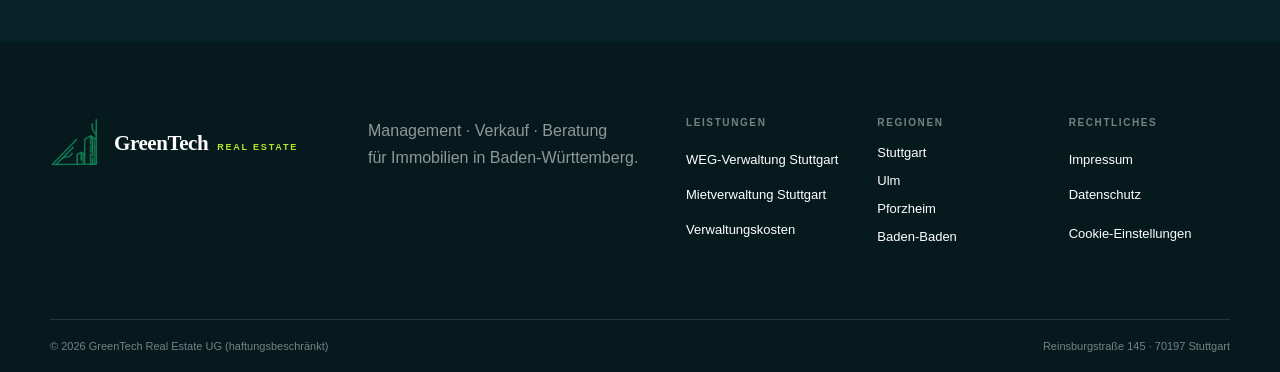
<file: immobilienverkauf.html>
<!doctype html><html lang="de"><head><meta charset="utf-8"><meta name="viewport" content="width=device-width,initial-scale=1"><title>Immobilienverkauf | GreenTech Real Estate</title><meta name="description" content="Ein erfolgreicher Verkauf verbindet eine realistische Bewertung mit einer klaren Vermarktungsstrategie. Wir koordinieren den gesamten Prozess und vertreten Ihre Interessen bis zum Abschluss."><meta name="robots" content="index,follow,max-image-preview:large"><link rel="canonical" href="https://www.greentechrealestate.de/immobilienverkauf.html"><meta property="og:locale" content="de_DE"><meta property="og:type" content="website"><meta property="og:title" content="Immobilienverkauf | GreenTech Real Estate"><meta property="og:description" content="Ein erfolgreicher Verkauf verbindet eine realistische Bewertung mit einer klaren Vermarktungsstrategie. Wir koordinieren den gesamten Prozess und vertreten Ihre Interessen bis zum Abschluss."><meta property="og:url" content="https://www.greentechrealestate.de/immobilienverkauf.html"><script type="application/ld+json">{"@context":"https://schema.org","@type":["RealEstateAgent","LocalBusiness"],"@id":"https://www.greentechrealestate.de/#unternehmen","name":"GreenTech Real Estate UG (haftungsbeschränkt)","url":"https://www.greentechrealestate.de","logo":"https://www.greentechrealestate.de/assets/greentech-logo.png","telephone":"+49 711 34063966","email":"info@gt-re.de","address":{"@type":"PostalAddress","streetAddress":"Reinsburgstraße 145","postalCode":"70197","addressLocality":"Stuttgart","addressRegion":"Baden-Württemberg","addressCountry":"DE"},"areaServed":["Stuttgart","Ulm","Pforzheim","Baden-Baden"]}</script><link rel="stylesheet" href="styles.css?v=24"><style>@media(max-width:960px){.calculator-layout{gap:0!important;row-gap:0!important}.calculator-controls{margin-bottom:0!important}.result-card{margin-top:0!important}}</style><script src="form-config.js" defer></script><script src="script.js" defer></script></head><body><header class="site-header"><a class="brand brand-logo" href="index.html" aria-label="GreenTech Real Estate – Startseite"><span class="brand-symbol" aria-hidden="true"><img src="[data-uri]" alt="" width="380" height="132"></span><span class="brand-name"><strong>GreenTech</strong><span>Real Estate</span></span></a><button class="menu-button" type="button" aria-label="Menü öffnen" aria-expanded="false"><span></span><span></span></button><nav class="main-nav"><a href="index.html#leistungen">Leistungen</a><a href="preise.html">Preisrechner</a><a class="nav-login" href="https://portal.greentechrealestate.de/user/auth/login">Kundenportal</a><a class="button button-small" href="index.html#anfrage">Angebot anfragen <span class="arrow-icon" aria-hidden="true"><svg viewBox="0 0 16 16" focusable="false"><path d="M4 12 12 4M6 4h6v6"></path></svg></span></a></nav><span class="scroll-progress" aria-hidden="true"></span></header><main class="page-transition"><script type="application/ld+json">{"@context":"https://schema.org","@type":"Service","name":"Immobilienverkauf","description":"Ein erfolgreicher Verkauf verbindet eine realistische Bewertung mit einer klaren Vermarktungsstrategie. Wir koordinieren den gesamten Prozess und vertreten Ihre Interessen bis zum Abschluss.","provider":{"@id":"https://www.greentechrealestate.de/#unternehmen"},"areaServed":{"@type":"City","name":"Stuttgart"},"url":"https://www.greentechrealestate.de/immobilienverkauf.html"}</script><section class="subhero"><div class="subhero-grid section-shell"><div class="subhero-copy"><p class="eyebrow light"><span></span> Vermittlung · 03</p><h1>Immobilienverkauf.<br><em>Vom Wert zum Abschluss.</em></h1><p>Ein erfolgreicher Verkauf verbindet eine realistische Bewertung mit einer klaren Vermarktungsstrategie. Wir koordinieren den gesamten Prozess und vertreten Ihre Interessen bis zum Abschluss.</p><div class="hero-actions"><a class="button button-light" href="#anfrage">Persönlich anfragen <span class="arrow-icon" aria-hidden="true"><svg viewBox="0 0 16 16" focusable="false"><path d="M4 12 12 4M6 4h6v6"></path></svg></span></a></div></div><div class="subhero-mark"><span>03</span></div></div></section><section class="service-intro section-shell reveal"><p class="lead-quote">Strukturierte Vermarktung, geprüfte Interessenten und Begleitung bis zum Notartermin.</p></section><section class="facts-band"><div class="section-shell facts-grid"><div class="fact"><strong>360°</strong><span>Verkaufsbegleitung</span></div><div class="fact"><strong>geprüft</strong><span>Interessentenauswahl</span></div><div class="fact"><strong>persönlich</strong><span>Verhandlung</span></div></div></section><section class="detail-section section-shell reveal"><div><p class="eyebrow"><span></span> Im Leistungsumfang</p><h2>Darum kümmern<br>wir uns.</h2></div><ul class="feature-list"><li><span>01</span>Wertermittlung und Verkaufspreisabstimmung</li><li><span>02</span>Beschaffung und Aufbereitung der Unterlagen</li><li><span>03</span>Immobilienbegutachtung und Fotoaufnahmen</li><li><span>04</span>Exposé, Zielgruppe und Vermarktungsstrategie</li><li><span>05</span>Koordination der Besichtigungen</li><li><span>06</span>Bonitätsprüfung und Interessentenauswahl</li><li><span>07</span>Verkaufsverhandlung und Notartermin</li><li><span>08</span>Begleitung der Kaufvertragsabwicklung</li></ul></section><section class="detail-closing"><div class="section-shell"><p>Wir führen Ihren Verkauf mit Struktur, Diskretion und einer klaren Strategie zum Ziel.</p><a class="button button-light" href="#anfrage">Gespräch starten <span class="arrow-icon" aria-hidden="true"><svg viewBox="0 0 16 16" focusable="false"><path d="M4 12 12 4M6 4h6v6"></path></svg></span></a></div></section><section class="contact-section" id="anfrage"><div class="section-shell contact-grid"><div class="contact-copy"><p class="eyebrow light"><span></span> Persönliches Angebot</p><h2>Passt diese Leistung<br>zu Ihrem Objekt?</h2><p>Wir klären Ihre Anforderungen persönlich und erstellen ein nachvollziehbares Angebot.</p><div class="contact-direct"><a href="tel:+4971134063966">0711 34063966 <span class="arrow-icon arrow-icon-right" aria-hidden="true"><svg viewBox="0 0 16 16" focusable="false"><path d="M3 8h10M9 4l4 4-4 4"></path></svg></span></a><a href="mailto:info@gt-re.de">info@gt-re.de <span class="arrow-icon arrow-icon-right" aria-hidden="true"><svg viewBox="0 0 16 16" focusable="false"><path d="M3 8h10M9 4l4 4-4 4"></path></svg></span></a></div></div><div class="form-success" data-form-success hidden role="status" tabindex="-1"><span class="form-success-icon" aria-hidden="true"><svg viewBox="0 0 24 24" focusable="false"><path d="m5 12.5 4.2 4.2L19 7"></path></svg></span><p class="eyebrow"><span></span> Anfrage gesendet</p><h3>Vielen Dank!</h3><p>Ihre Anfrage wurde erfolgreich übermittelt. Wir melden uns persönlich bei Ihnen.</p><button class="button button-submit" type="button" data-form-reset>Weitere Anfrage senden <span class="arrow-icon arrow-icon-right" aria-hidden="true"><svg viewBox="0 0 16 16" focusable="false"><path d="M3 8h10M9 4l4 4-4 4"></path></svg></span></button></div><form class="inquiry-form" action="https://formspree.io/f/xyezyrjy" method="POST" accept-charset="UTF-8"><input type="text" name="_gotcha" class="honeypot" tabindex="-1" autocomplete="off"><input type="hidden" name="_subject" value="Neue Anfrage über greentechrealestate.de"><input type="hidden" name="Leistung" value="Immobilienverkauf"><div class="form-row"><label><span>Name *</span><input type="text" name="Name" autocomplete="name" required></label><label><span>E-Mail *</span><input type="email" name="email" autocomplete="email" required></label></div><div class="form-row"><label><span>Telefon</span><input type="tel" name="Telefon" autocomplete="tel"></label><label><span>PLZ des Objekts *</span><input type="text" name="PLZ" inputmode="numeric" pattern="[0-9]{5}" required></label></div><label><span>Worum geht es?</span><textarea name="Nachricht" rows="4"></textarea></label><label class="checkbox-label"><input type="checkbox" name="Datenschutz" value="zur Kenntnis genommen" required><span>Ich habe die <a href="datenschutz.html">Datenschutzerklärung</a> zur Kenntnis genommen. *</span></label><button class="button button-submit" type="submit"><span data-submit-text>Anfrage absenden</span> <span class="arrow-icon" aria-hidden="true"><svg viewBox="0 0 16 16" focusable="false"><path d="M4 12 12 4M6 4h6v6"></path></svg></span></button><p class="form-error" data-form-error role="alert" hidden>Die Anfrage konnte gerade nicht gesendet werden. Bitte versuchen Sie es erneut oder schreiben Sie uns an <a href="mailto:info@gt-re.de">info@gt-re.de</a>.</p></form></div></section></main><footer><div class="footer-top section-shell"><a class="brand brand-logo footer-logo" href="index.html" aria-label="GreenTech Real Estate – Startseite"><span class="brand-symbol" aria-hidden="true"><img src="[data-uri]" alt="" width="380" height="132"></span><span class="brand-name"><strong>GreenTech</strong><span>Real Estate</span></span></a><p>Management · Verkauf · Beratung<br>für Immobilien in Baden-Württemberg.</p><div class="footer-navigation"><nav class="footer-links" aria-label="Leistungen"><strong>Leistungen</strong><a href="weg-verwaltung.html">WEG-Verwaltung Stuttgart</a><a href="mietverwaltung.html">Mietverwaltung Stuttgart</a><a href="preise.html">Verwaltungskosten</a></nav><nav class="footer-links" aria-label="Regionen"><strong>Regionen</strong><a href="index.html#stuttgart">Stuttgart</a><a href="hausverwaltung-ulm.html">Ulm</a><a href="hausverwaltung-pforzheim.html">Pforzheim</a><a href="hausverwaltung-baden-baden.html">Baden-Baden</a></nav><nav class="footer-links" aria-label="Rechtliches"><strong>Rechtliches</strong><a href="impressum.html">Impressum</a><a href="datenschutz.html">Datenschutz</a><button class="footer-cookie-button" type="button" data-cookie-settings>Cookie-Einstellungen</button></nav></div></div><div class="footer-bottom section-shell"><span>© 2026 GreenTech Real Estate UG (haftungsbeschränkt)</span><span>Reinsburgstraße 145 · 70197 Stuttgart</span></div></footer></body></html>
</file>
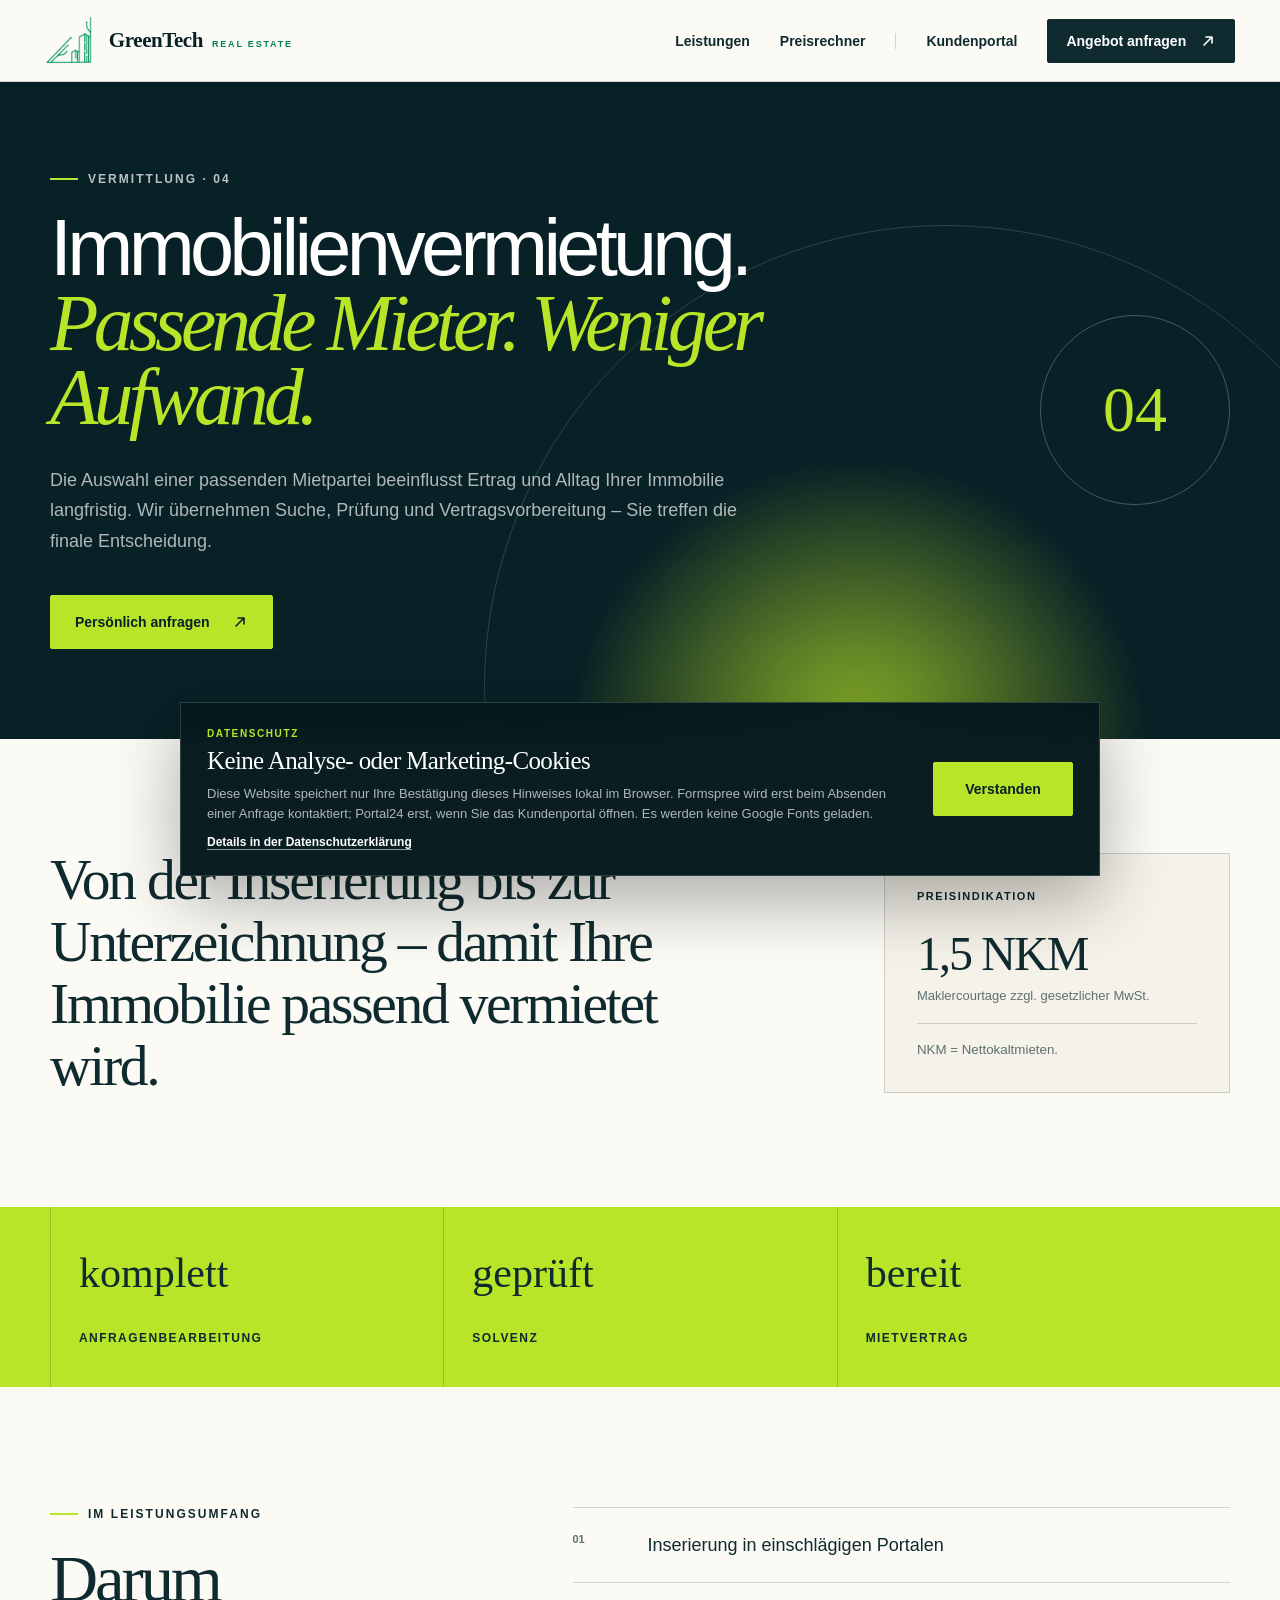
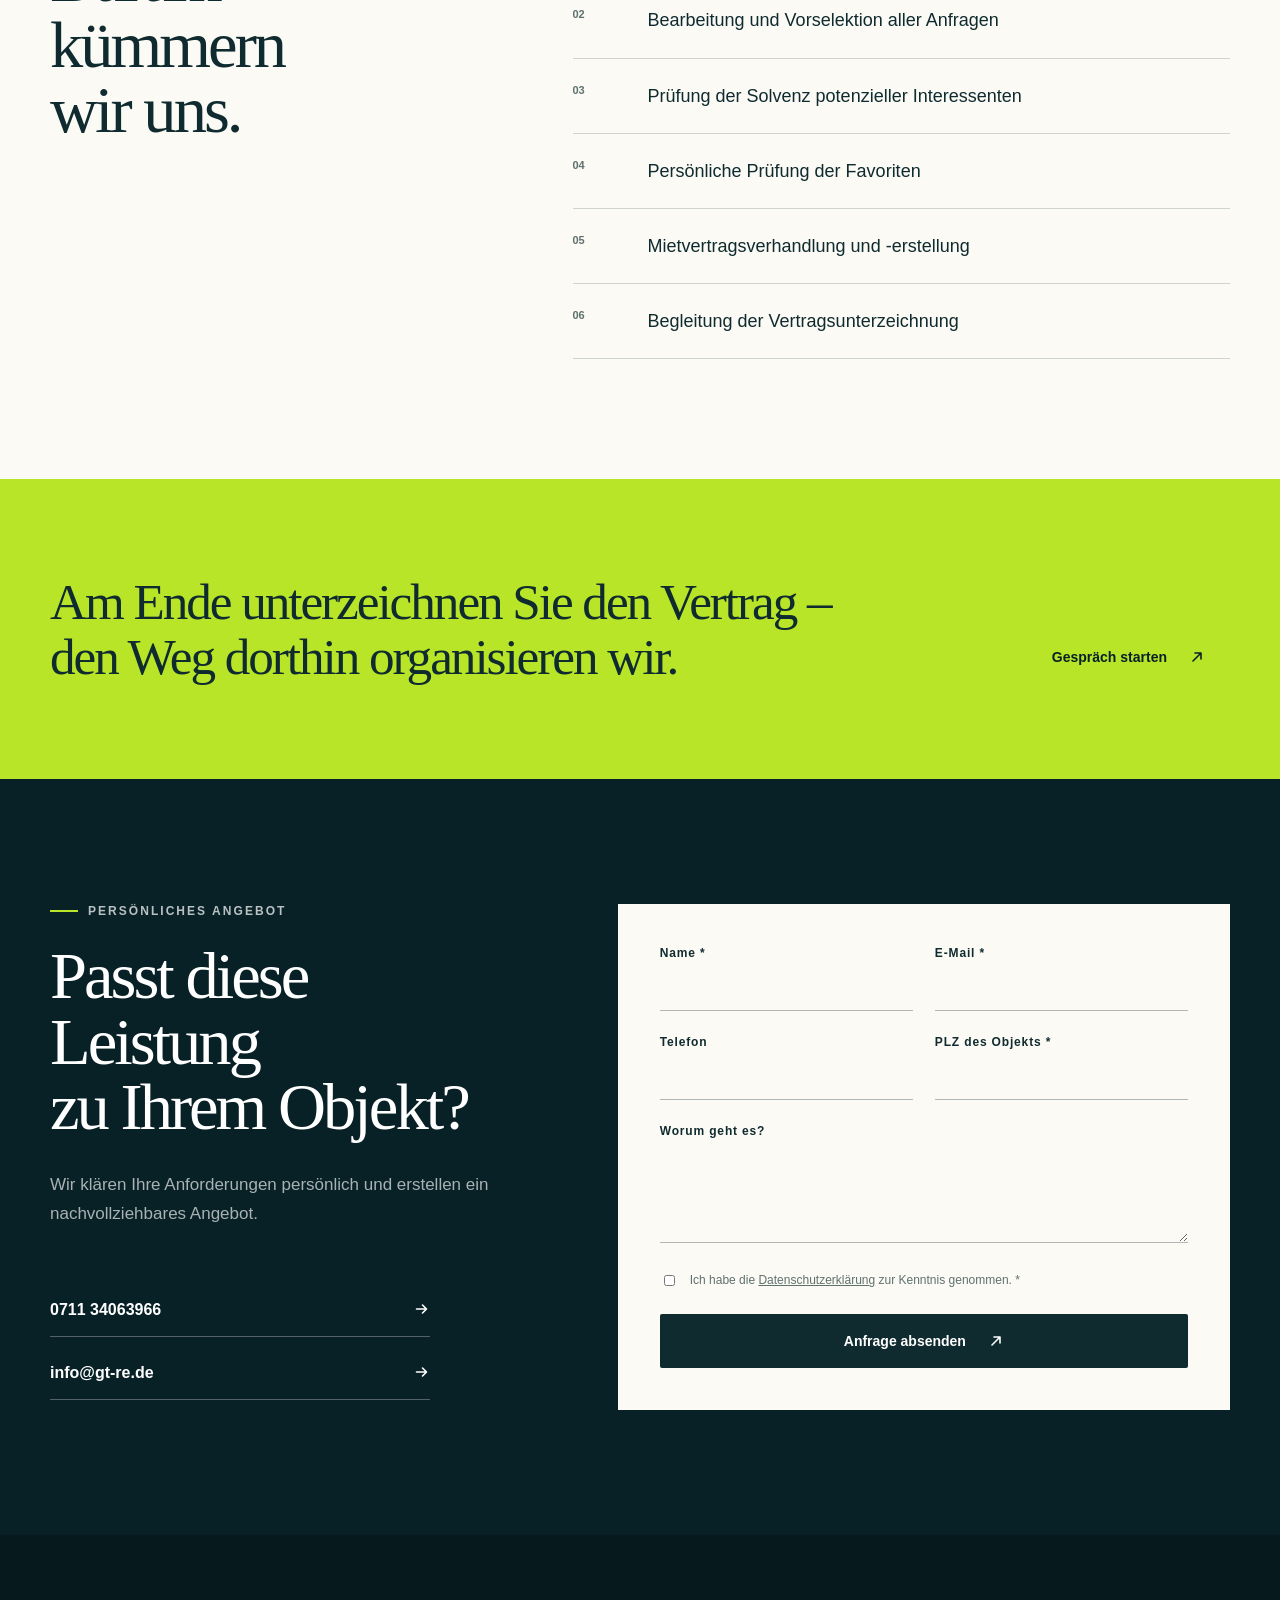
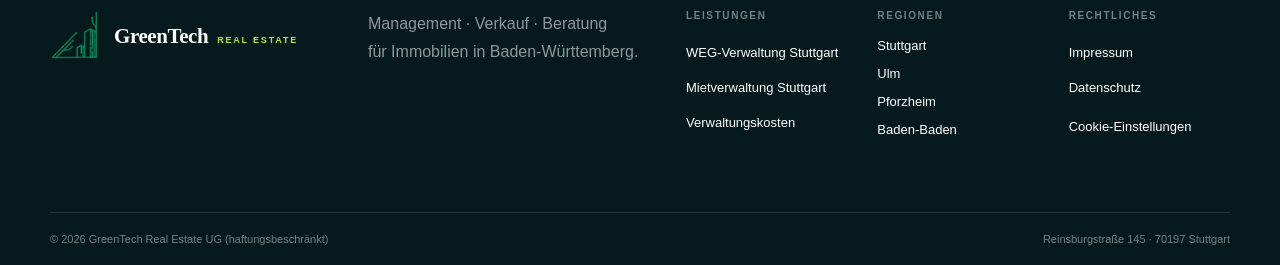
<file: immobilienvermietung.html>
<!doctype html><html lang="de"><head><meta charset="utf-8"><meta name="viewport" content="width=device-width,initial-scale=1"><title>Immobilienvermietung | GreenTech Real Estate</title><meta name="description" content="Die Auswahl einer passenden Mietpartei beeinflusst Ertrag und Alltag Ihrer Immobilie langfristig. Wir übernehmen Suche, Prüfung und Vertragsvorbereitung – Sie treffen die finale Entscheidung."><meta name="robots" content="index,follow,max-image-preview:large"><link rel="canonical" href="https://www.greentechrealestate.de/immobilienvermietung.html"><meta property="og:locale" content="de_DE"><meta property="og:type" content="website"><meta property="og:title" content="Immobilienvermietung | GreenTech Real Estate"><meta property="og:description" content="Die Auswahl einer passenden Mietpartei beeinflusst Ertrag und Alltag Ihrer Immobilie langfristig. Wir übernehmen Suche, Prüfung und Vertragsvorbereitung – Sie treffen die finale Entscheidung."><meta property="og:url" content="https://www.greentechrealestate.de/immobilienvermietung.html"><script type="application/ld+json">{"@context":"https://schema.org","@type":["RealEstateAgent","LocalBusiness"],"@id":"https://www.greentechrealestate.de/#unternehmen","name":"GreenTech Real Estate UG (haftungsbeschränkt)","url":"https://www.greentechrealestate.de","logo":"https://www.greentechrealestate.de/assets/greentech-logo.png","telephone":"+49 711 34063966","email":"info@gt-re.de","address":{"@type":"PostalAddress","streetAddress":"Reinsburgstraße 145","postalCode":"70197","addressLocality":"Stuttgart","addressRegion":"Baden-Württemberg","addressCountry":"DE"},"areaServed":["Stuttgart","Ulm","Pforzheim","Baden-Baden"]}</script><link rel="stylesheet" href="styles.css?v=24"><style>@media(max-width:960px){.calculator-layout{gap:0!important;row-gap:0!important}.calculator-controls{margin-bottom:0!important}.result-card{margin-top:0!important}}</style><script src="form-config.js" defer></script><script src="script.js" defer></script></head><body><header class="site-header"><a class="brand brand-logo" href="index.html" aria-label="GreenTech Real Estate – Startseite"><span class="brand-symbol" aria-hidden="true"><img src="[data-uri]" alt="" width="380" height="132"></span><span class="brand-name"><strong>GreenTech</strong><span>Real Estate</span></span></a><button class="menu-button" type="button" aria-label="Menü öffnen" aria-expanded="false"><span></span><span></span></button><nav class="main-nav"><a href="index.html#leistungen">Leistungen</a><a href="preise.html">Preisrechner</a><a class="nav-login" href="https://portal.greentechrealestate.de/user/auth/login">Kundenportal</a><a class="button button-small" href="index.html#anfrage">Angebot anfragen <span class="arrow-icon" aria-hidden="true"><svg viewBox="0 0 16 16" focusable="false"><path d="M4 12 12 4M6 4h6v6"></path></svg></span></a></nav><span class="scroll-progress" aria-hidden="true"></span></header><main class="page-transition"><script type="application/ld+json">{"@context":"https://schema.org","@type":"Service","name":"Immobilienvermietung","description":"Die Auswahl einer passenden Mietpartei beeinflusst Ertrag und Alltag Ihrer Immobilie langfristig. Wir übernehmen Suche, Prüfung und Vertragsvorbereitung – Sie treffen die finale Entscheidung.","provider":{"@id":"https://www.greentechrealestate.de/#unternehmen"},"areaServed":{"@type":"City","name":"Stuttgart"},"url":"https://www.greentechrealestate.de/immobilienvermietung.html"}</script><section class="subhero"><div class="subhero-grid section-shell"><div class="subhero-copy"><p class="eyebrow light"><span></span> Vermittlung · 04</p><h1>Immobilienvermietung.<br><em>Passende Mieter. Weniger Aufwand.</em></h1><p>Die Auswahl einer passenden Mietpartei beeinflusst Ertrag und Alltag Ihrer Immobilie langfristig. Wir übernehmen Suche, Prüfung und Vertragsvorbereitung – Sie treffen die finale Entscheidung.</p><div class="hero-actions"><a class="button button-light" href="#anfrage">Persönlich anfragen <span class="arrow-icon" aria-hidden="true"><svg viewBox="0 0 16 16" focusable="false"><path d="M4 12 12 4M6 4h6v6"></path></svg></span></a></div></div><div class="subhero-mark"><span>04</span></div></div></section><section class="service-intro section-shell reveal"><p class="lead-quote">Von der Inserierung bis zur Unterzeichnung – damit Ihre Immobilie passend vermietet wird.</p><div class="price-callout"><span>Preisindikation</span><strong>1,5 NKM</strong><p>Maklercourtage zzgl. gesetzlicher MwSt.</p><small>NKM = Nettokaltmieten.</small></div></section><section class="facts-band"><div class="section-shell facts-grid"><div class="fact"><strong>komplett</strong><span>Anfragenbearbeitung</span></div><div class="fact"><strong>geprüft</strong><span>Solvenz</span></div><div class="fact"><strong>bereit</strong><span>Mietvertrag</span></div></div></section><section class="detail-section section-shell reveal"><div><p class="eyebrow"><span></span> Im Leistungsumfang</p><h2>Darum kümmern<br>wir uns.</h2></div><ul class="feature-list"><li><span>01</span>Inserierung in einschlägigen Portalen</li><li><span>02</span>Bearbeitung und Vorselektion aller Anfragen</li><li><span>03</span>Prüfung der Solvenz potenzieller Interessenten</li><li><span>04</span>Persönliche Prüfung der Favoriten</li><li><span>05</span>Mietvertragsverhandlung und -erstellung</li><li><span>06</span>Begleitung der Vertragsunterzeichnung</li></ul></section><section class="detail-closing"><div class="section-shell"><p>Am Ende unterzeichnen Sie den Vertrag – den Weg dorthin organisieren wir.</p><a class="button button-light" href="#anfrage">Gespräch starten <span class="arrow-icon" aria-hidden="true"><svg viewBox="0 0 16 16" focusable="false"><path d="M4 12 12 4M6 4h6v6"></path></svg></span></a></div></section><section class="contact-section" id="anfrage"><div class="section-shell contact-grid"><div class="contact-copy"><p class="eyebrow light"><span></span> Persönliches Angebot</p><h2>Passt diese Leistung<br>zu Ihrem Objekt?</h2><p>Wir klären Ihre Anforderungen persönlich und erstellen ein nachvollziehbares Angebot.</p><div class="contact-direct"><a href="tel:+4971134063966">0711 34063966 <span class="arrow-icon arrow-icon-right" aria-hidden="true"><svg viewBox="0 0 16 16" focusable="false"><path d="M3 8h10M9 4l4 4-4 4"></path></svg></span></a><a href="mailto:info@gt-re.de">info@gt-re.de <span class="arrow-icon arrow-icon-right" aria-hidden="true"><svg viewBox="0 0 16 16" focusable="false"><path d="M3 8h10M9 4l4 4-4 4"></path></svg></span></a></div></div><div class="form-success" data-form-success hidden role="status" tabindex="-1"><span class="form-success-icon" aria-hidden="true"><svg viewBox="0 0 24 24" focusable="false"><path d="m5 12.5 4.2 4.2L19 7"></path></svg></span><p class="eyebrow"><span></span> Anfrage gesendet</p><h3>Vielen Dank!</h3><p>Ihre Anfrage wurde erfolgreich übermittelt. Wir melden uns persönlich bei Ihnen.</p><button class="button button-submit" type="button" data-form-reset>Weitere Anfrage senden <span class="arrow-icon arrow-icon-right" aria-hidden="true"><svg viewBox="0 0 16 16" focusable="false"><path d="M3 8h10M9 4l4 4-4 4"></path></svg></span></button></div><form class="inquiry-form" action="https://formspree.io/f/xyezyrjy" method="POST" accept-charset="UTF-8"><input type="text" name="_gotcha" class="honeypot" tabindex="-1" autocomplete="off"><input type="hidden" name="_subject" value="Neue Anfrage über greentechrealestate.de"><input type="hidden" name="Leistung" value="Immobilienvermietung"><div class="form-row"><label><span>Name *</span><input type="text" name="Name" autocomplete="name" required></label><label><span>E-Mail *</span><input type="email" name="email" autocomplete="email" required></label></div><div class="form-row"><label><span>Telefon</span><input type="tel" name="Telefon" autocomplete="tel"></label><label><span>PLZ des Objekts *</span><input type="text" name="PLZ" inputmode="numeric" pattern="[0-9]{5}" required></label></div><label><span>Worum geht es?</span><textarea name="Nachricht" rows="4"></textarea></label><label class="checkbox-label"><input type="checkbox" name="Datenschutz" value="zur Kenntnis genommen" required><span>Ich habe die <a href="datenschutz.html">Datenschutzerklärung</a> zur Kenntnis genommen. *</span></label><button class="button button-submit" type="submit"><span data-submit-text>Anfrage absenden</span> <span class="arrow-icon" aria-hidden="true"><svg viewBox="0 0 16 16" focusable="false"><path d="M4 12 12 4M6 4h6v6"></path></svg></span></button><p class="form-error" data-form-error role="alert" hidden>Die Anfrage konnte gerade nicht gesendet werden. Bitte versuchen Sie es erneut oder schreiben Sie uns an <a href="mailto:info@gt-re.de">info@gt-re.de</a>.</p></form></div></section></main><footer><div class="footer-top section-shell"><a class="brand brand-logo footer-logo" href="index.html" aria-label="GreenTech Real Estate – Startseite"><span class="brand-symbol" aria-hidden="true"><img src="[data-uri]" alt="" width="380" height="132"></span><span class="brand-name"><strong>GreenTech</strong><span>Real Estate</span></span></a><p>Management · Verkauf · Beratung<br>für Immobilien in Baden-Württemberg.</p><div class="footer-navigation"><nav class="footer-links" aria-label="Leistungen"><strong>Leistungen</strong><a href="weg-verwaltung.html">WEG-Verwaltung Stuttgart</a><a href="mietverwaltung.html">Mietverwaltung Stuttgart</a><a href="preise.html">Verwaltungskosten</a></nav><nav class="footer-links" aria-label="Regionen"><strong>Regionen</strong><a href="index.html#stuttgart">Stuttgart</a><a href="hausverwaltung-ulm.html">Ulm</a><a href="hausverwaltung-pforzheim.html">Pforzheim</a><a href="hausverwaltung-baden-baden.html">Baden-Baden</a></nav><nav class="footer-links" aria-label="Rechtliches"><strong>Rechtliches</strong><a href="impressum.html">Impressum</a><a href="datenschutz.html">Datenschutz</a><button class="footer-cookie-button" type="button" data-cookie-settings>Cookie-Einstellungen</button></nav></div></div><div class="footer-bottom section-shell"><span>© 2026 GreenTech Real Estate UG (haftungsbeschränkt)</span><span>Reinsburgstraße 145 · 70197 Stuttgart</span></div></footer></body></html>
</file>
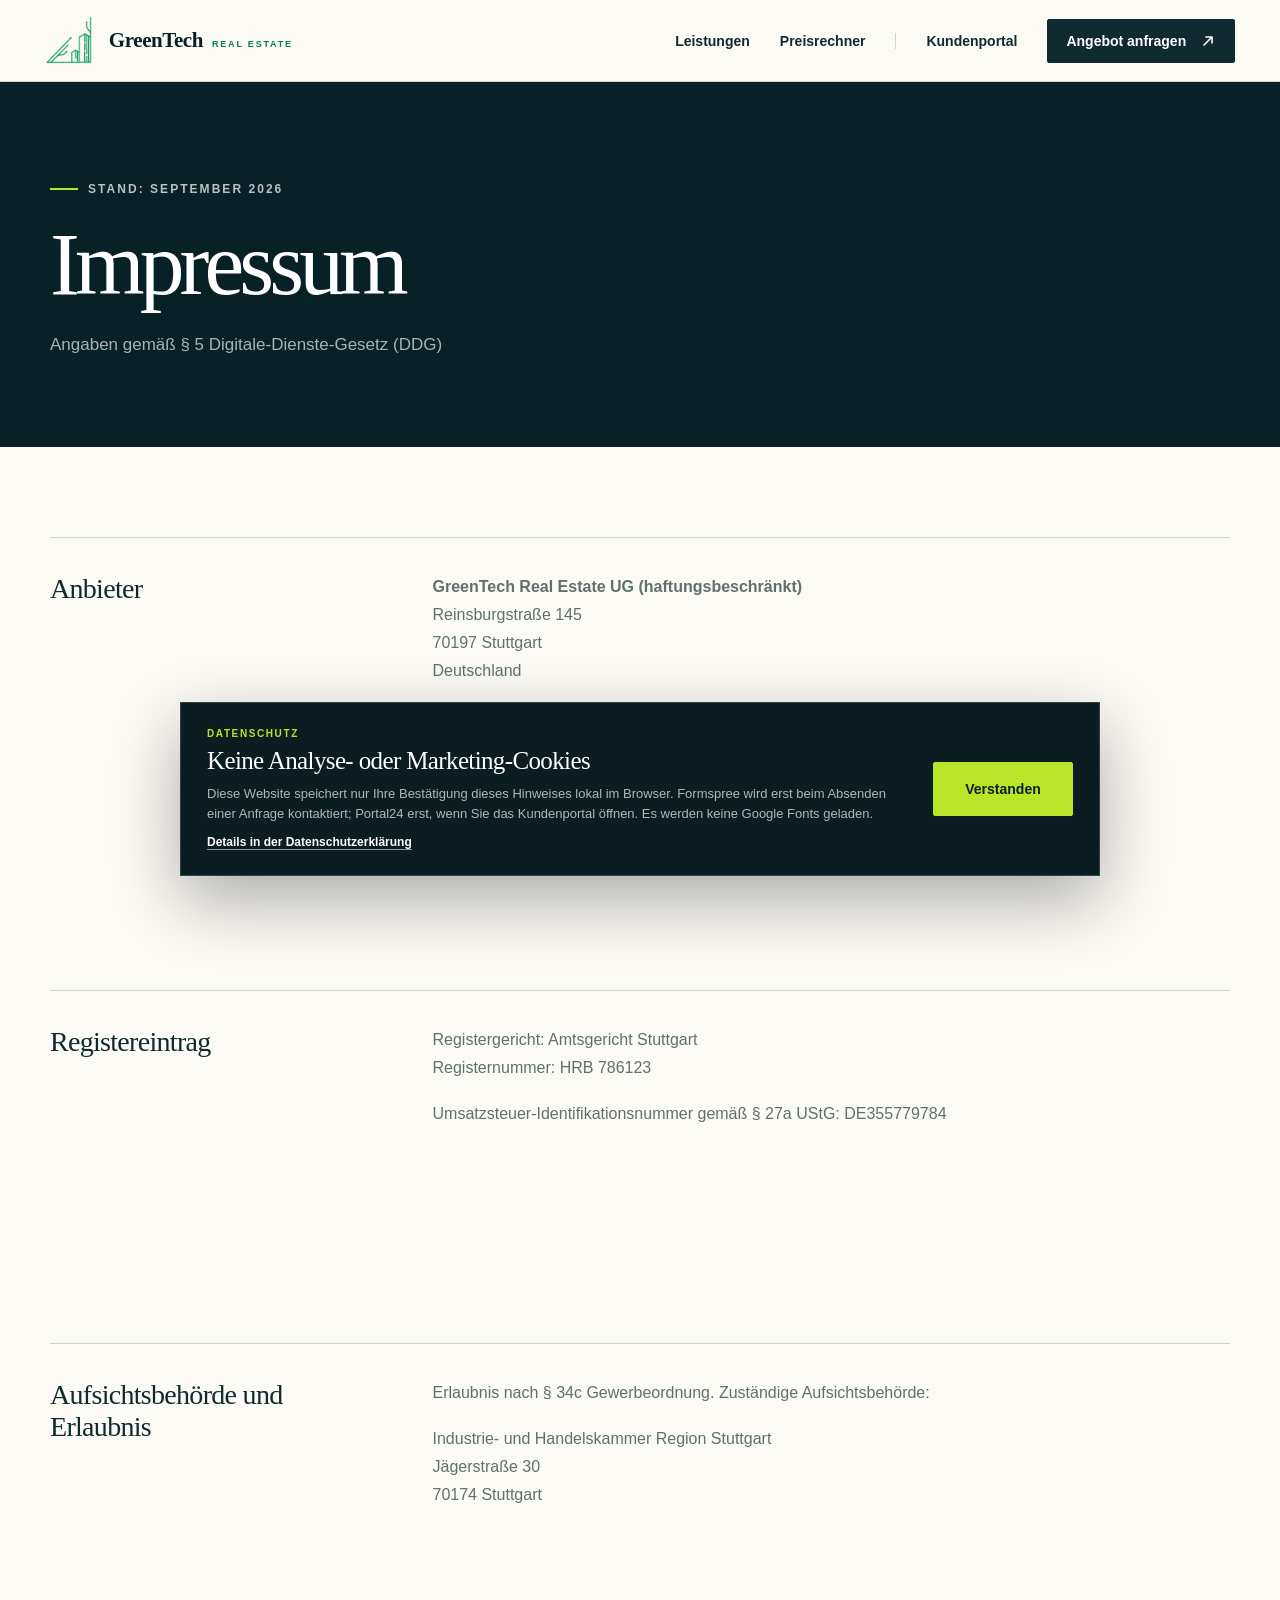
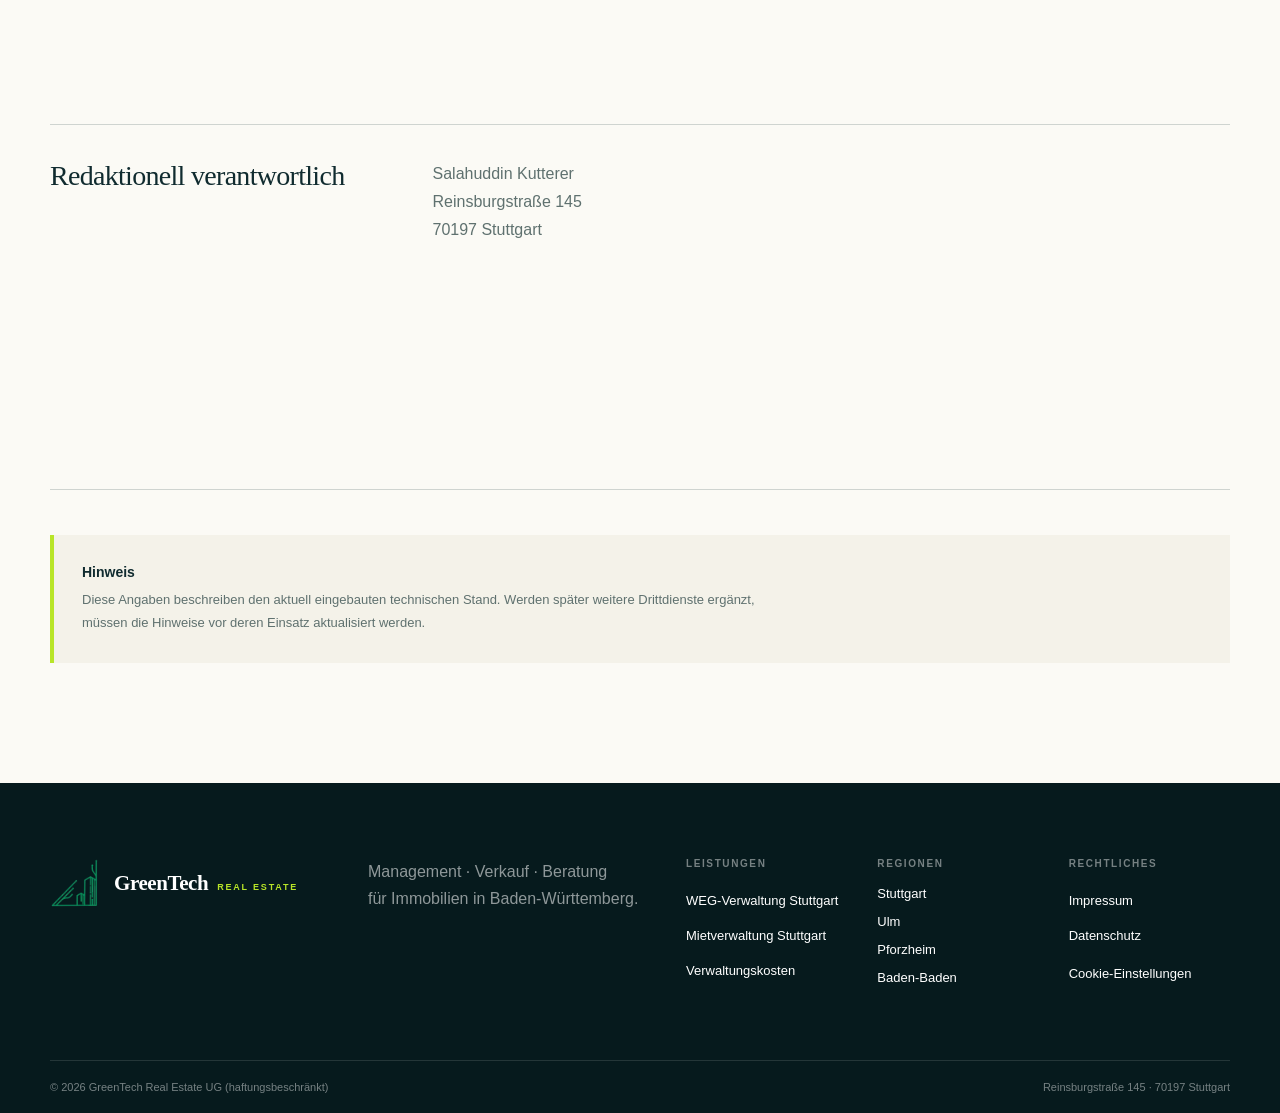
<file: impressum.html>
<!doctype html><html lang="de"><head><meta charset="utf-8"><meta name="viewport" content="width=device-width,initial-scale=1"><title>Impressum | GreenTech Real Estate</title><meta name="description" content="Angaben gemäß § 5 Digitale-Dienste-Gesetz (DDG)"><meta name="robots" content="index,follow,max-image-preview:large"><link rel="canonical" href="https://www.greentechrealestate.de/impressum.html"><meta property="og:locale" content="de_DE"><meta property="og:type" content="website"><meta property="og:title" content="Impressum | GreenTech Real Estate"><meta property="og:description" content="Angaben gemäß § 5 Digitale-Dienste-Gesetz (DDG)"><meta property="og:url" content="https://www.greentechrealestate.de/impressum.html"><script type="application/ld+json">{"@context":"https://schema.org","@type":["RealEstateAgent","LocalBusiness"],"@id":"https://www.greentechrealestate.de/#unternehmen","name":"GreenTech Real Estate UG (haftungsbeschränkt)","url":"https://www.greentechrealestate.de","logo":"https://www.greentechrealestate.de/assets/greentech-logo.png","telephone":"+49 711 34063966","email":"info@gt-re.de","address":{"@type":"PostalAddress","streetAddress":"Reinsburgstraße 145","postalCode":"70197","addressLocality":"Stuttgart","addressRegion":"Baden-Württemberg","addressCountry":"DE"},"areaServed":["Stuttgart","Ulm","Pforzheim","Baden-Baden"]}</script><link rel="stylesheet" href="styles.css?v=24"><style>@media(max-width:960px){.calculator-layout{gap:0!important;row-gap:0!important}.calculator-controls{margin-bottom:0!important}.result-card{margin-top:0!important}}</style><script src="form-config.js" defer></script><script src="script.js" defer></script></head><body><header class="site-header"><a class="brand brand-logo" href="index.html" aria-label="GreenTech Real Estate – Startseite"><span class="brand-symbol" aria-hidden="true"><img src="[data-uri]" alt="" width="380" height="132"></span><span class="brand-name"><strong>GreenTech</strong><span>Real Estate</span></span></a><button class="menu-button" type="button" aria-label="Menü öffnen" aria-expanded="false"><span></span><span></span></button><nav class="main-nav"><a href="index.html#leistungen">Leistungen</a><a href="preise.html">Preisrechner</a><a class="nav-login" href="https://portal.greentechrealestate.de/user/auth/login">Kundenportal</a><a class="button button-small" href="index.html#anfrage">Angebot anfragen <span class="arrow-icon" aria-hidden="true"><svg viewBox="0 0 16 16" focusable="false"><path d="M4 12 12 4M6 4h6v6"></path></svg></span></a></nav><span class="scroll-progress" aria-hidden="true"></span></header><main class="page-transition"><header class="legal-hero"><div class="section-shell"><p class="eyebrow light"><span></span>Stand: September 2026</p><h1>Impressum</h1><p>Angaben gemäß § 5 Digitale-Dienste-Gesetz (DDG)</p></div></header><article class="legal-content section-shell"><section><h2>Anbieter</h2><p><strong>GreenTech Real Estate UG (haftungsbeschränkt)</strong><br>Reinsburgstraße 145<br>70197 Stuttgart<br>Deutschland</p><p>Vertreten durch den Geschäftsführer: Salahuddin Kutterer</p><p>Telefon: <a href="tel:+4971134063966">+49 711 34063966</a><br>E-Mail: <a href="mailto:info@gt-re.de">info@gt-re.de</a></p></section><section><h2>Registereintrag</h2><p>Registergericht: Amtsgericht Stuttgart<br>Registernummer: HRB 786123</p><p>Umsatzsteuer-Identifikationsnummer gemäß § 27a UStG: DE355779784</p></section><section><h2>Aufsichtsbehörde und Erlaubnis</h2><p>Erlaubnis nach § 34c Gewerbeordnung. Zuständige Aufsichtsbehörde:</p><p>Industrie- und Handelskammer Region Stuttgart<br>Jägerstraße 30<br>70174 Stuttgart</p></section><section><h2>Redaktionell verantwortlich</h2><p>Salahuddin Kutterer<br>Reinsburgstraße 145<br>70197 Stuttgart</p></section><aside class="legal-note"><strong>Hinweis</strong><p>Diese Angaben beschreiben den aktuell eingebauten technischen Stand. Werden später weitere Drittdienste ergänzt, müssen die Hinweise vor deren Einsatz aktualisiert werden.</p></aside></article></main><footer><div class="footer-top section-shell"><a class="brand brand-logo footer-logo" href="index.html" aria-label="GreenTech Real Estate – Startseite"><span class="brand-symbol" aria-hidden="true"><img src="[data-uri]" alt="" width="380" height="132"></span><span class="brand-name"><strong>GreenTech</strong><span>Real Estate</span></span></a><p>Management · Verkauf · Beratung<br>für Immobilien in Baden-Württemberg.</p><div class="footer-navigation"><nav class="footer-links" aria-label="Leistungen"><strong>Leistungen</strong><a href="weg-verwaltung.html">WEG-Verwaltung Stuttgart</a><a href="mietverwaltung.html">Mietverwaltung Stuttgart</a><a href="preise.html">Verwaltungskosten</a></nav><nav class="footer-links" aria-label="Regionen"><strong>Regionen</strong><a href="index.html#stuttgart">Stuttgart</a><a href="hausverwaltung-ulm.html">Ulm</a><a href="hausverwaltung-pforzheim.html">Pforzheim</a><a href="hausverwaltung-baden-baden.html">Baden-Baden</a></nav><nav class="footer-links" aria-label="Rechtliches"><strong>Rechtliches</strong><a href="impressum.html">Impressum</a><a href="datenschutz.html">Datenschutz</a><button class="footer-cookie-button" type="button" data-cookie-settings>Cookie-Einstellungen</button></nav></div></div><div class="footer-bottom section-shell"><span>© 2026 GreenTech Real Estate UG (haftungsbeschränkt)</span><span>Reinsburgstraße 145 · 70197 Stuttgart</span></div></footer></body></html>
</file>
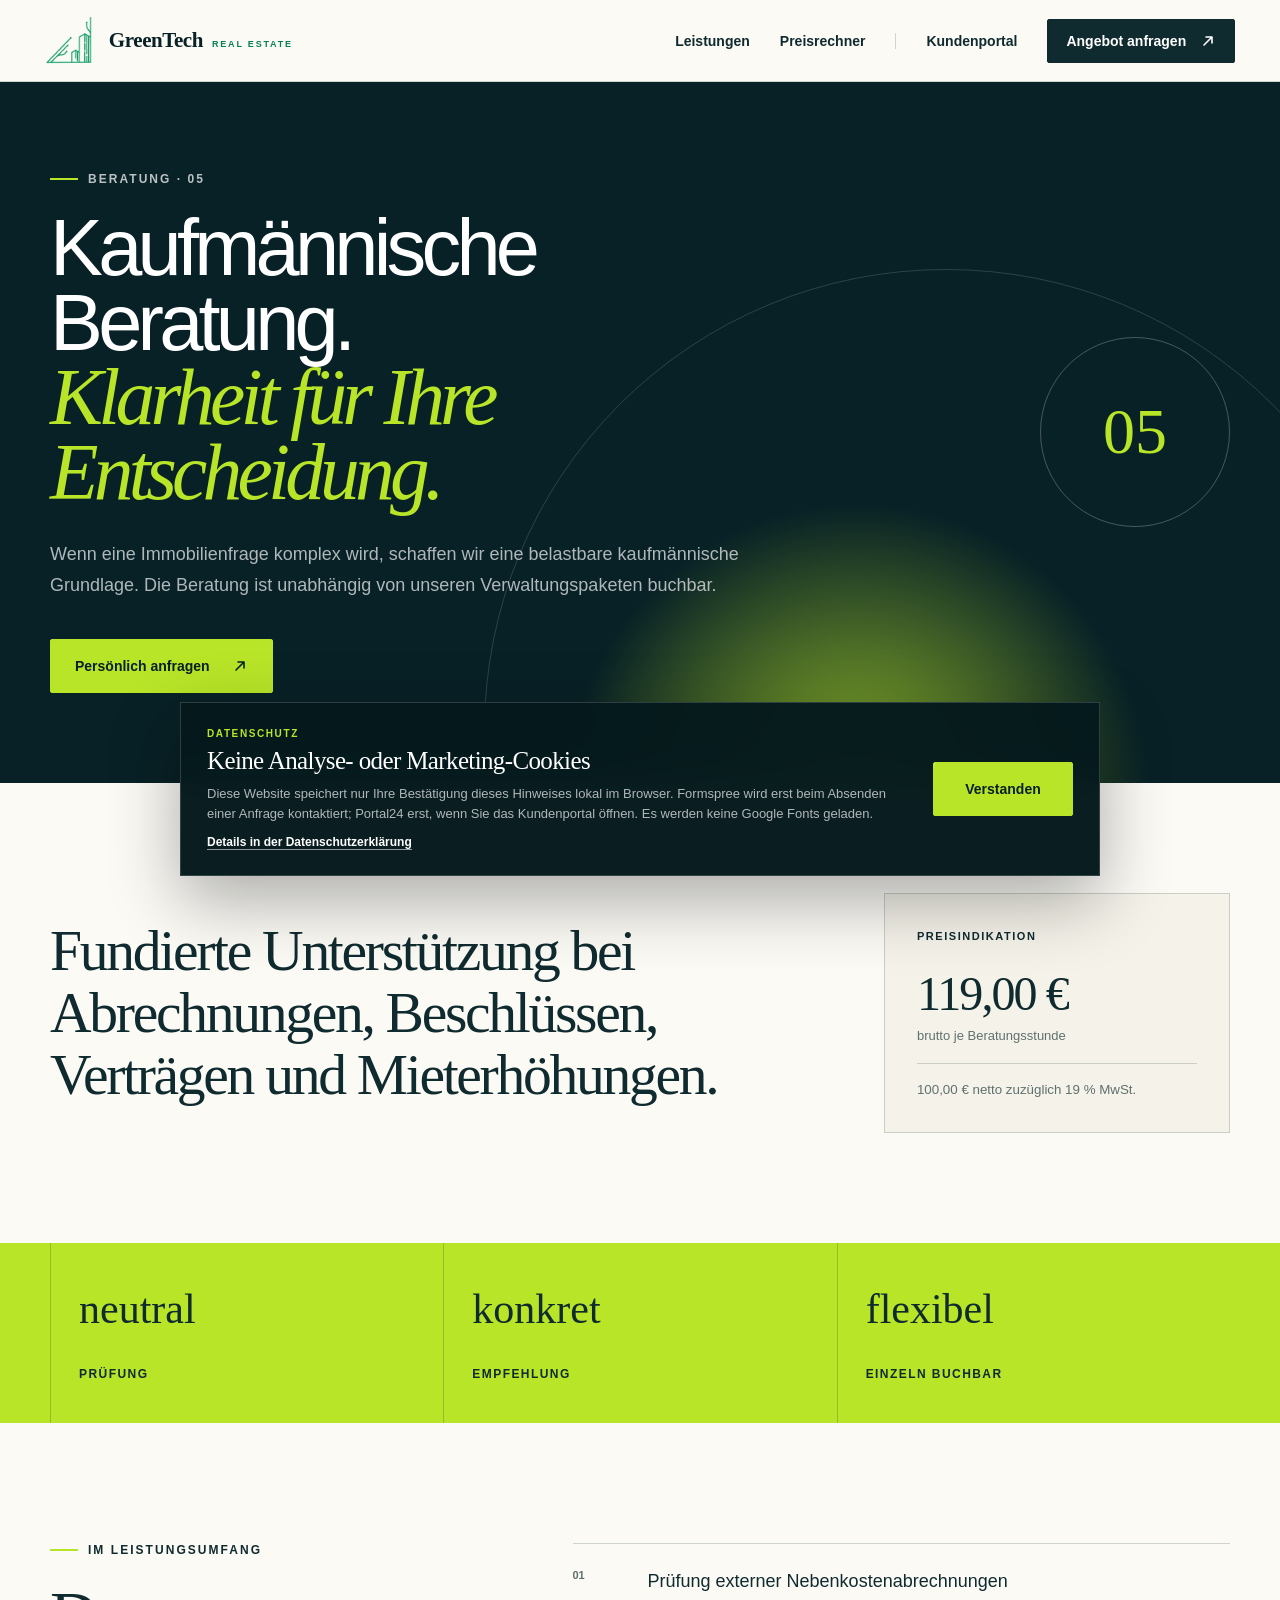
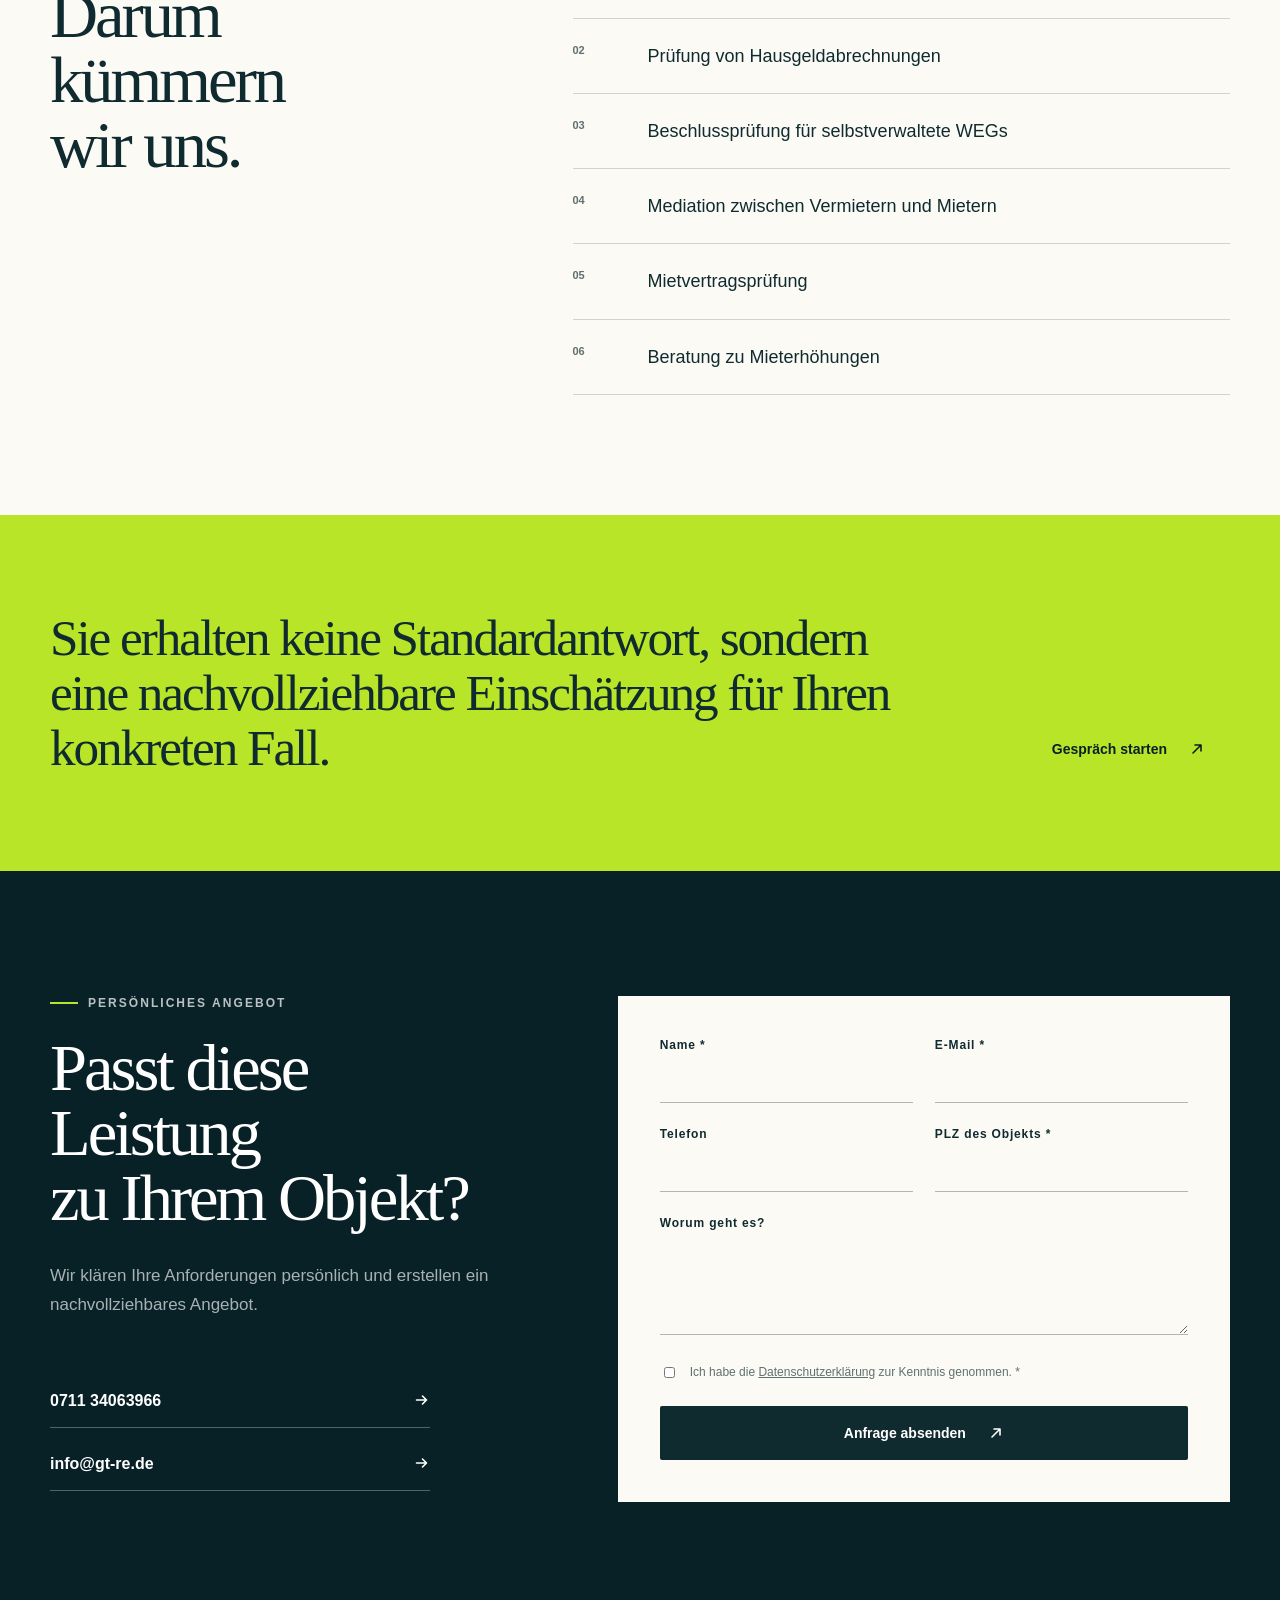
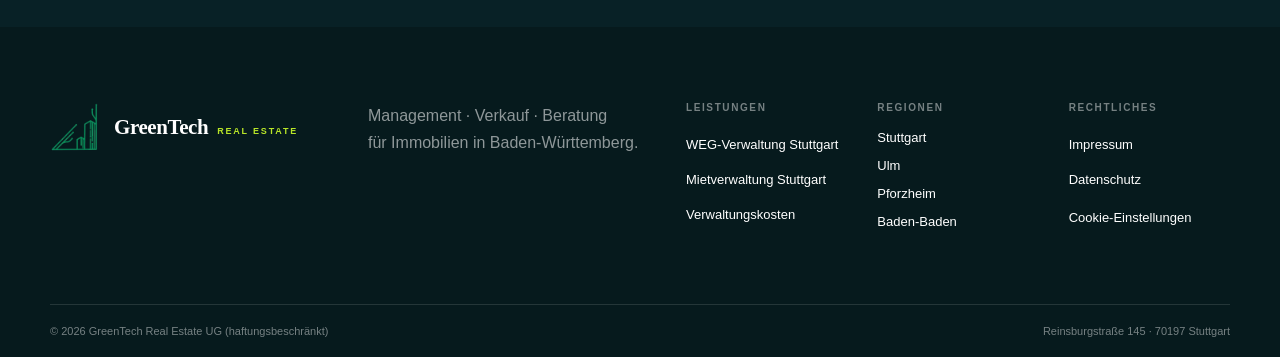
<file: kaufmaennische-beratung.html>
<!doctype html><html lang="de"><head><meta charset="utf-8"><meta name="viewport" content="width=device-width,initial-scale=1"><title>Kaufmännische Beratung | GreenTech Real Estate</title><meta name="description" content="Wenn eine Immobilienfrage komplex wird, schaffen wir eine belastbare kaufmännische Grundlage. Die Beratung ist unabhängig von unseren Verwaltungspaketen buchbar."><meta name="robots" content="index,follow,max-image-preview:large"><link rel="canonical" href="https://www.greentechrealestate.de/kaufmaennische-beratung.html"><meta property="og:locale" content="de_DE"><meta property="og:type" content="website"><meta property="og:title" content="Kaufmännische Beratung | GreenTech Real Estate"><meta property="og:description" content="Wenn eine Immobilienfrage komplex wird, schaffen wir eine belastbare kaufmännische Grundlage. Die Beratung ist unabhängig von unseren Verwaltungspaketen buchbar."><meta property="og:url" content="https://www.greentechrealestate.de/kaufmaennische-beratung.html"><script type="application/ld+json">{"@context":"https://schema.org","@type":["RealEstateAgent","LocalBusiness"],"@id":"https://www.greentechrealestate.de/#unternehmen","name":"GreenTech Real Estate UG (haftungsbeschränkt)","url":"https://www.greentechrealestate.de","logo":"https://www.greentechrealestate.de/assets/greentech-logo.png","telephone":"+49 711 34063966","email":"info@gt-re.de","address":{"@type":"PostalAddress","streetAddress":"Reinsburgstraße 145","postalCode":"70197","addressLocality":"Stuttgart","addressRegion":"Baden-Württemberg","addressCountry":"DE"},"areaServed":["Stuttgart","Ulm","Pforzheim","Baden-Baden"]}</script><link rel="stylesheet" href="styles.css?v=24"><style>@media(max-width:960px){.calculator-layout{gap:0!important;row-gap:0!important}.calculator-controls{margin-bottom:0!important}.result-card{margin-top:0!important}}</style><script src="form-config.js" defer></script><script src="script.js" defer></script></head><body><header class="site-header"><a class="brand brand-logo" href="index.html" aria-label="GreenTech Real Estate – Startseite"><span class="brand-symbol" aria-hidden="true"><img src="[data-uri]" alt="" width="380" height="132"></span><span class="brand-name"><strong>GreenTech</strong><span>Real Estate</span></span></a><button class="menu-button" type="button" aria-label="Menü öffnen" aria-expanded="false"><span></span><span></span></button><nav class="main-nav"><a href="index.html#leistungen">Leistungen</a><a href="preise.html">Preisrechner</a><a class="nav-login" href="https://portal.greentechrealestate.de/user/auth/login">Kundenportal</a><a class="button button-small" href="index.html#anfrage">Angebot anfragen <span class="arrow-icon" aria-hidden="true"><svg viewBox="0 0 16 16" focusable="false"><path d="M4 12 12 4M6 4h6v6"></path></svg></span></a></nav><span class="scroll-progress" aria-hidden="true"></span></header><main class="page-transition"><script type="application/ld+json">{"@context":"https://schema.org","@type":"Service","name":"Kaufmännische Beratung","description":"Wenn eine Immobilienfrage komplex wird, schaffen wir eine belastbare kaufmännische Grundlage. Die Beratung ist unabhängig von unseren Verwaltungspaketen buchbar.","provider":{"@id":"https://www.greentechrealestate.de/#unternehmen"},"areaServed":{"@type":"City","name":"Stuttgart"},"url":"https://www.greentechrealestate.de/kaufmaennische-beratung.html"}</script><section class="subhero"><div class="subhero-grid section-shell"><div class="subhero-copy"><p class="eyebrow light"><span></span> Beratung · 05</p><h1>Kaufmännische Beratung.<br><em>Klarheit für Ihre Entscheidung.</em></h1><p>Wenn eine Immobilienfrage komplex wird, schaffen wir eine belastbare kaufmännische Grundlage. Die Beratung ist unabhängig von unseren Verwaltungspaketen buchbar.</p><div class="hero-actions"><a class="button button-light" href="#anfrage">Persönlich anfragen <span class="arrow-icon" aria-hidden="true"><svg viewBox="0 0 16 16" focusable="false"><path d="M4 12 12 4M6 4h6v6"></path></svg></span></a></div></div><div class="subhero-mark"><span>05</span></div></div></section><section class="service-intro section-shell reveal"><p class="lead-quote">Fundierte Unterstützung bei Abrechnungen, Beschlüssen, Verträgen und Mieterhöhungen.</p><div class="price-callout"><span>Preisindikation</span><strong>119,00 €</strong><p>brutto je Beratungsstunde</p><small>100,00 € netto zuzüglich 19 % MwSt.</small></div></section><section class="facts-band"><div class="section-shell facts-grid"><div class="fact"><strong>neutral</strong><span>Prüfung</span></div><div class="fact"><strong>konkret</strong><span>Empfehlung</span></div><div class="fact"><strong>flexibel</strong><span>einzeln buchbar</span></div></div></section><section class="detail-section section-shell reveal"><div><p class="eyebrow"><span></span> Im Leistungsumfang</p><h2>Darum kümmern<br>wir uns.</h2></div><ul class="feature-list"><li><span>01</span>Prüfung externer Nebenkostenabrechnungen</li><li><span>02</span>Prüfung von Hausgeldabrechnungen</li><li><span>03</span>Beschlussprüfung für selbstverwaltete WEGs</li><li><span>04</span>Mediation zwischen Vermietern und Mietern</li><li><span>05</span>Mietvertragsprüfung</li><li><span>06</span>Beratung zu Mieterhöhungen</li></ul></section><section class="detail-closing"><div class="section-shell"><p>Sie erhalten keine Standardantwort, sondern eine nachvollziehbare Einschätzung für Ihren konkreten Fall.</p><a class="button button-light" href="#anfrage">Gespräch starten <span class="arrow-icon" aria-hidden="true"><svg viewBox="0 0 16 16" focusable="false"><path d="M4 12 12 4M6 4h6v6"></path></svg></span></a></div></section><section class="contact-section" id="anfrage"><div class="section-shell contact-grid"><div class="contact-copy"><p class="eyebrow light"><span></span> Persönliches Angebot</p><h2>Passt diese Leistung<br>zu Ihrem Objekt?</h2><p>Wir klären Ihre Anforderungen persönlich und erstellen ein nachvollziehbares Angebot.</p><div class="contact-direct"><a href="tel:+4971134063966">0711 34063966 <span class="arrow-icon arrow-icon-right" aria-hidden="true"><svg viewBox="0 0 16 16" focusable="false"><path d="M3 8h10M9 4l4 4-4 4"></path></svg></span></a><a href="mailto:info@gt-re.de">info@gt-re.de <span class="arrow-icon arrow-icon-right" aria-hidden="true"><svg viewBox="0 0 16 16" focusable="false"><path d="M3 8h10M9 4l4 4-4 4"></path></svg></span></a></div></div><div class="form-success" data-form-success hidden role="status" tabindex="-1"><span class="form-success-icon" aria-hidden="true"><svg viewBox="0 0 24 24" focusable="false"><path d="m5 12.5 4.2 4.2L19 7"></path></svg></span><p class="eyebrow"><span></span> Anfrage gesendet</p><h3>Vielen Dank!</h3><p>Ihre Anfrage wurde erfolgreich übermittelt. Wir melden uns persönlich bei Ihnen.</p><button class="button button-submit" type="button" data-form-reset>Weitere Anfrage senden <span class="arrow-icon arrow-icon-right" aria-hidden="true"><svg viewBox="0 0 16 16" focusable="false"><path d="M3 8h10M9 4l4 4-4 4"></path></svg></span></button></div><form class="inquiry-form" action="https://formspree.io/f/xyezyrjy" method="POST" accept-charset="UTF-8"><input type="text" name="_gotcha" class="honeypot" tabindex="-1" autocomplete="off"><input type="hidden" name="_subject" value="Neue Anfrage über greentechrealestate.de"><input type="hidden" name="Leistung" value="Kaufmännische Beratung"><div class="form-row"><label><span>Name *</span><input type="text" name="Name" autocomplete="name" required></label><label><span>E-Mail *</span><input type="email" name="email" autocomplete="email" required></label></div><div class="form-row"><label><span>Telefon</span><input type="tel" name="Telefon" autocomplete="tel"></label><label><span>PLZ des Objekts *</span><input type="text" name="PLZ" inputmode="numeric" pattern="[0-9]{5}" required></label></div><label><span>Worum geht es?</span><textarea name="Nachricht" rows="4"></textarea></label><label class="checkbox-label"><input type="checkbox" name="Datenschutz" value="zur Kenntnis genommen" required><span>Ich habe die <a href="datenschutz.html">Datenschutzerklärung</a> zur Kenntnis genommen. *</span></label><button class="button button-submit" type="submit"><span data-submit-text>Anfrage absenden</span> <span class="arrow-icon" aria-hidden="true"><svg viewBox="0 0 16 16" focusable="false"><path d="M4 12 12 4M6 4h6v6"></path></svg></span></button><p class="form-error" data-form-error role="alert" hidden>Die Anfrage konnte gerade nicht gesendet werden. Bitte versuchen Sie es erneut oder schreiben Sie uns an <a href="mailto:info@gt-re.de">info@gt-re.de</a>.</p></form></div></section></main><footer><div class="footer-top section-shell"><a class="brand brand-logo footer-logo" href="index.html" aria-label="GreenTech Real Estate – Startseite"><span class="brand-symbol" aria-hidden="true"><img src="[data-uri]" alt="" width="380" height="132"></span><span class="brand-name"><strong>GreenTech</strong><span>Real Estate</span></span></a><p>Management · Verkauf · Beratung<br>für Immobilien in Baden-Württemberg.</p><div class="footer-navigation"><nav class="footer-links" aria-label="Leistungen"><strong>Leistungen</strong><a href="weg-verwaltung.html">WEG-Verwaltung Stuttgart</a><a href="mietverwaltung.html">Mietverwaltung Stuttgart</a><a href="preise.html">Verwaltungskosten</a></nav><nav class="footer-links" aria-label="Regionen"><strong>Regionen</strong><a href="index.html#stuttgart">Stuttgart</a><a href="hausverwaltung-ulm.html">Ulm</a><a href="hausverwaltung-pforzheim.html">Pforzheim</a><a href="hausverwaltung-baden-baden.html">Baden-Baden</a></nav><nav class="footer-links" aria-label="Rechtliches"><strong>Rechtliches</strong><a href="impressum.html">Impressum</a><a href="datenschutz.html">Datenschutz</a><button class="footer-cookie-button" type="button" data-cookie-settings>Cookie-Einstellungen</button></nav></div></div><div class="footer-bottom section-shell"><span>© 2026 GreenTech Real Estate UG (haftungsbeschränkt)</span><span>Reinsburgstraße 145 · 70197 Stuttgart</span></div></footer></body></html>
</file>
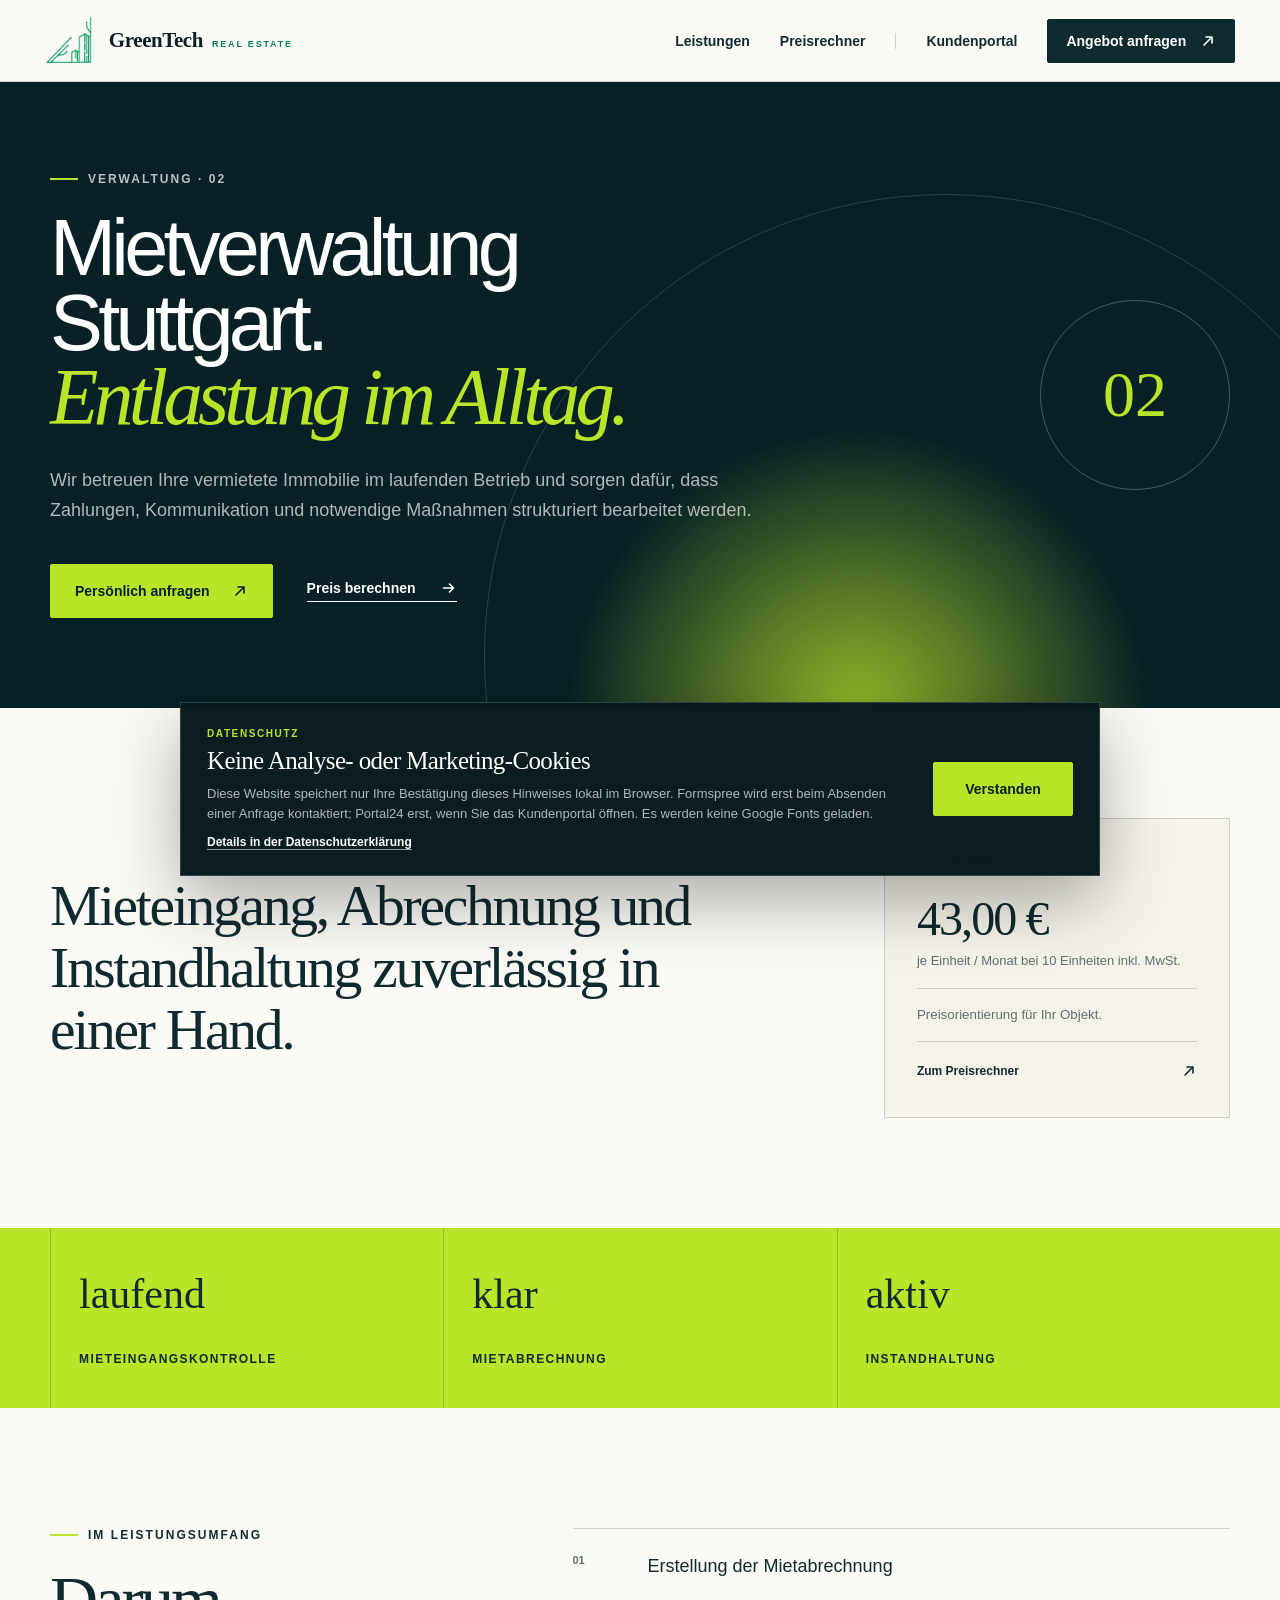
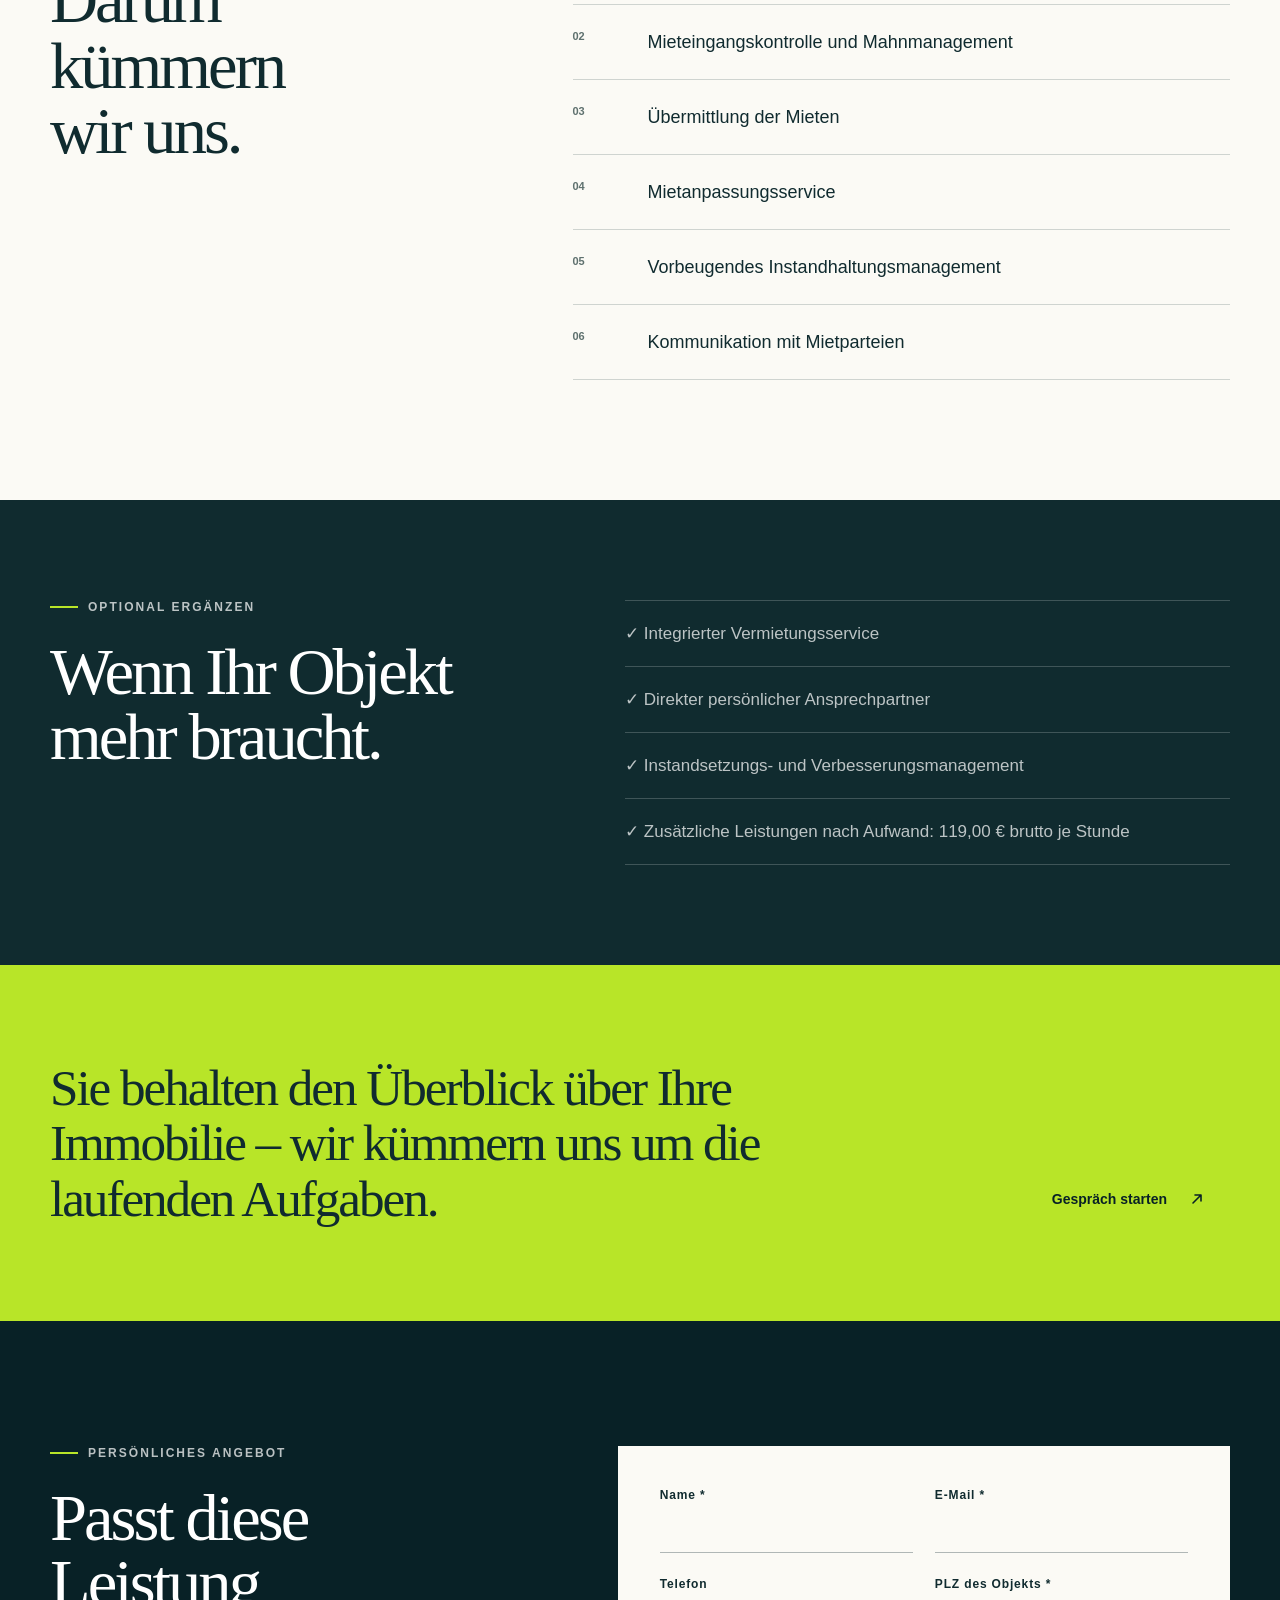
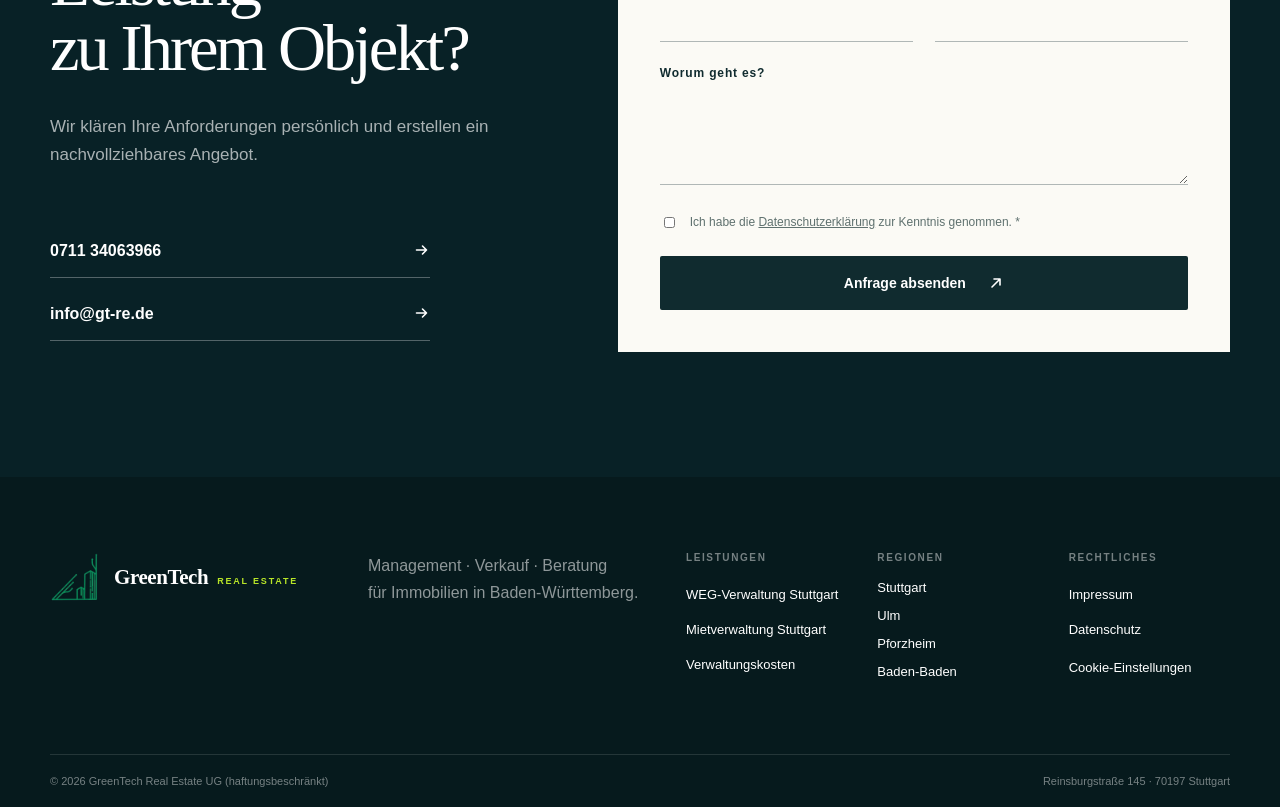
<file: mietverwaltung.html>
<!doctype html><html lang="de"><head><meta charset="utf-8"><meta name="viewport" content="width=device-width,initial-scale=1"><title>Mietverwaltung Stuttgart | GreenTech Real Estate</title><meta name="description" content="Wir betreuen Ihre vermietete Immobilie im laufenden Betrieb und sorgen dafür, dass Zahlungen, Kommunikation und notwendige Maßnahmen strukturiert bearbeitet werden."><meta name="robots" content="index,follow,max-image-preview:large"><link rel="canonical" href="https://www.greentechrealestate.de/mietverwaltung.html"><meta property="og:locale" content="de_DE"><meta property="og:type" content="website"><meta property="og:title" content="Mietverwaltung Stuttgart | GreenTech Real Estate"><meta property="og:description" content="Wir betreuen Ihre vermietete Immobilie im laufenden Betrieb und sorgen dafür, dass Zahlungen, Kommunikation und notwendige Maßnahmen strukturiert bearbeitet werden."><meta property="og:url" content="https://www.greentechrealestate.de/mietverwaltung.html"><script type="application/ld+json">{"@context":"https://schema.org","@type":["RealEstateAgent","LocalBusiness"],"@id":"https://www.greentechrealestate.de/#unternehmen","name":"GreenTech Real Estate UG (haftungsbeschränkt)","url":"https://www.greentechrealestate.de","logo":"https://www.greentechrealestate.de/assets/greentech-logo.png","telephone":"+49 711 34063966","email":"info@gt-re.de","address":{"@type":"PostalAddress","streetAddress":"Reinsburgstraße 145","postalCode":"70197","addressLocality":"Stuttgart","addressRegion":"Baden-Württemberg","addressCountry":"DE"},"areaServed":["Stuttgart","Ulm","Pforzheim","Baden-Baden"]}</script><link rel="stylesheet" href="styles.css?v=24"><style>@media(max-width:960px){.calculator-layout{gap:0!important;row-gap:0!important}.calculator-controls{margin-bottom:0!important}.result-card{margin-top:0!important}}</style><script src="form-config.js" defer></script><script src="script.js" defer></script></head><body><header class="site-header"><a class="brand brand-logo" href="index.html" aria-label="GreenTech Real Estate – Startseite"><span class="brand-symbol" aria-hidden="true"><img src="[data-uri]" alt="" width="380" height="132"></span><span class="brand-name"><strong>GreenTech</strong><span>Real Estate</span></span></a><button class="menu-button" type="button" aria-label="Menü öffnen" aria-expanded="false"><span></span><span></span></button><nav class="main-nav"><a href="index.html#leistungen">Leistungen</a><a href="preise.html">Preisrechner</a><a class="nav-login" href="https://portal.greentechrealestate.de/user/auth/login">Kundenportal</a><a class="button button-small" href="index.html#anfrage">Angebot anfragen <span class="arrow-icon" aria-hidden="true"><svg viewBox="0 0 16 16" focusable="false"><path d="M4 12 12 4M6 4h6v6"></path></svg></span></a></nav><span class="scroll-progress" aria-hidden="true"></span></header><main class="page-transition"><script type="application/ld+json">{"@context":"https://schema.org","@type":"Service","name":"Mietverwaltung Stuttgart","description":"Wir betreuen Ihre vermietete Immobilie im laufenden Betrieb und sorgen dafür, dass Zahlungen, Kommunikation und notwendige Maßnahmen strukturiert bearbeitet werden.","provider":{"@id":"https://www.greentechrealestate.de/#unternehmen"},"areaServed":{"@type":"City","name":"Stuttgart"},"url":"https://www.greentechrealestate.de/mietverwaltung.html"}</script><section class="subhero"><div class="subhero-grid section-shell"><div class="subhero-copy"><p class="eyebrow light"><span></span> Verwaltung · 02</p><h1>Mietverwaltung Stuttgart.<br><em>Entlastung im Alltag.</em></h1><p>Wir betreuen Ihre vermietete Immobilie im laufenden Betrieb und sorgen dafür, dass Zahlungen, Kommunikation und notwendige Maßnahmen strukturiert bearbeitet werden.</p><div class="hero-actions"><a class="button button-light" href="#anfrage">Persönlich anfragen <span class="arrow-icon" aria-hidden="true"><svg viewBox="0 0 16 16" focusable="false"><path d="M4 12 12 4M6 4h6v6"></path></svg></span></a><a class="text-link light-link" href="preise.html">Preis berechnen <span class="arrow-icon arrow-icon-right" aria-hidden="true"><svg viewBox="0 0 16 16" focusable="false"><path d="M3 8h10M9 4l4 4-4 4"></path></svg></span></a></div></div><div class="subhero-mark"><span>02</span></div></div></section><section class="service-intro section-shell reveal"><p class="lead-quote">Mieteingang, Abrechnung und Instandhaltung zuverlässig in einer Hand.</p><div class="price-callout"><span>Preisindikation</span><strong>43,00 €</strong><p>je Einheit / Monat bei 10 Einheiten inkl. MwSt.</p><small>Preisorientierung für Ihr Objekt.</small><a class="price-callout-link" href="preise.html">Zum Preisrechner <span class="arrow-icon" aria-hidden="true"><svg viewBox="0 0 16 16" focusable="false"><path d="M4 12 12 4M6 4h6v6"></path></svg></span></a></div></section><section class="facts-band"><div class="section-shell facts-grid"><div class="fact"><strong>laufend</strong><span>Mieteingangskontrolle</span></div><div class="fact"><strong>klar</strong><span>Mietabrechnung</span></div><div class="fact"><strong>aktiv</strong><span>Instandhaltung</span></div></div></section><section class="detail-section section-shell reveal"><div><p class="eyebrow"><span></span> Im Leistungsumfang</p><h2>Darum kümmern<br>wir uns.</h2></div><ul class="feature-list"><li><span>01</span>Erstellung der Mietabrechnung</li><li><span>02</span>Mieteingangskontrolle und Mahnmanagement</li><li><span>03</span>Übermittlung der Mieten</li><li><span>04</span>Mietanpassungsservice</li><li><span>05</span>Vorbeugendes Instandhaltungsmanagement</li><li><span>06</span>Kommunikation mit Mietparteien</li></ul></section><section class="extras-section"><div class="section-shell extras-grid reveal"><div><p class="eyebrow light"><span></span> Optional ergänzen</p><h2>Wenn Ihr Objekt<br>mehr braucht.</h2></div><ul><li>✓ Integrierter Vermietungsservice</li><li>✓ Direkter persönlicher Ansprechpartner</li><li>✓ Instandsetzungs- und Verbesserungsmanagement</li><li>✓ Zusätzliche Leistungen nach Aufwand: 119,00 € brutto je Stunde</li></ul></div></section><section class="detail-closing"><div class="section-shell"><p>Sie behalten den Überblick über Ihre Immobilie – wir kümmern uns um die laufenden Aufgaben.</p><a class="button button-light" href="#anfrage">Gespräch starten <span class="arrow-icon" aria-hidden="true"><svg viewBox="0 0 16 16" focusable="false"><path d="M4 12 12 4M6 4h6v6"></path></svg></span></a></div></section><section class="contact-section" id="anfrage"><div class="section-shell contact-grid"><div class="contact-copy"><p class="eyebrow light"><span></span> Persönliches Angebot</p><h2>Passt diese Leistung<br>zu Ihrem Objekt?</h2><p>Wir klären Ihre Anforderungen persönlich und erstellen ein nachvollziehbares Angebot.</p><div class="contact-direct"><a href="tel:+4971134063966">0711 34063966 <span class="arrow-icon arrow-icon-right" aria-hidden="true"><svg viewBox="0 0 16 16" focusable="false"><path d="M3 8h10M9 4l4 4-4 4"></path></svg></span></a><a href="mailto:info@gt-re.de">info@gt-re.de <span class="arrow-icon arrow-icon-right" aria-hidden="true"><svg viewBox="0 0 16 16" focusable="false"><path d="M3 8h10M9 4l4 4-4 4"></path></svg></span></a></div></div><div class="form-success" data-form-success hidden role="status" tabindex="-1"><span class="form-success-icon" aria-hidden="true"><svg viewBox="0 0 24 24" focusable="false"><path d="m5 12.5 4.2 4.2L19 7"></path></svg></span><p class="eyebrow"><span></span> Anfrage gesendet</p><h3>Vielen Dank!</h3><p>Ihre Anfrage wurde erfolgreich übermittelt. Wir melden uns persönlich bei Ihnen.</p><button class="button button-submit" type="button" data-form-reset>Weitere Anfrage senden <span class="arrow-icon arrow-icon-right" aria-hidden="true"><svg viewBox="0 0 16 16" focusable="false"><path d="M3 8h10M9 4l4 4-4 4"></path></svg></span></button></div><form class="inquiry-form" action="https://formspree.io/f/xyezyrjy" method="POST" accept-charset="UTF-8"><input type="text" name="_gotcha" class="honeypot" tabindex="-1" autocomplete="off"><input type="hidden" name="_subject" value="Neue Anfrage über greentechrealestate.de"><input type="hidden" name="Leistung" value="Mietverwaltung"><div class="form-row"><label><span>Name *</span><input type="text" name="Name" autocomplete="name" required></label><label><span>E-Mail *</span><input type="email" name="email" autocomplete="email" required></label></div><div class="form-row"><label><span>Telefon</span><input type="tel" name="Telefon" autocomplete="tel"></label><label><span>PLZ des Objekts *</span><input type="text" name="PLZ" inputmode="numeric" pattern="[0-9]{5}" required></label></div><label><span>Worum geht es?</span><textarea name="Nachricht" rows="4"></textarea></label><label class="checkbox-label"><input type="checkbox" name="Datenschutz" value="zur Kenntnis genommen" required><span>Ich habe die <a href="datenschutz.html">Datenschutzerklärung</a> zur Kenntnis genommen. *</span></label><button class="button button-submit" type="submit"><span data-submit-text>Anfrage absenden</span> <span class="arrow-icon" aria-hidden="true"><svg viewBox="0 0 16 16" focusable="false"><path d="M4 12 12 4M6 4h6v6"></path></svg></span></button><p class="form-error" data-form-error role="alert" hidden>Die Anfrage konnte gerade nicht gesendet werden. Bitte versuchen Sie es erneut oder schreiben Sie uns an <a href="mailto:info@gt-re.de">info@gt-re.de</a>.</p></form></div></section></main><footer><div class="footer-top section-shell"><a class="brand brand-logo footer-logo" href="index.html" aria-label="GreenTech Real Estate – Startseite"><span class="brand-symbol" aria-hidden="true"><img src="[data-uri]" alt="" width="380" height="132"></span><span class="brand-name"><strong>GreenTech</strong><span>Real Estate</span></span></a><p>Management · Verkauf · Beratung<br>für Immobilien in Baden-Württemberg.</p><div class="footer-navigation"><nav class="footer-links" aria-label="Leistungen"><strong>Leistungen</strong><a href="weg-verwaltung.html">WEG-Verwaltung Stuttgart</a><a href="mietverwaltung.html">Mietverwaltung Stuttgart</a><a href="preise.html">Verwaltungskosten</a></nav><nav class="footer-links" aria-label="Regionen"><strong>Regionen</strong><a href="index.html#stuttgart">Stuttgart</a><a href="hausverwaltung-ulm.html">Ulm</a><a href="hausverwaltung-pforzheim.html">Pforzheim</a><a href="hausverwaltung-baden-baden.html">Baden-Baden</a></nav><nav class="footer-links" aria-label="Rechtliches"><strong>Rechtliches</strong><a href="impressum.html">Impressum</a><a href="datenschutz.html">Datenschutz</a><button class="footer-cookie-button" type="button" data-cookie-settings>Cookie-Einstellungen</button></nav></div></div><div class="footer-bottom section-shell"><span>© 2026 GreenTech Real Estate UG (haftungsbeschränkt)</span><span>Reinsburgstraße 145 · 70197 Stuttgart</span></div></footer></body></html>
</file>
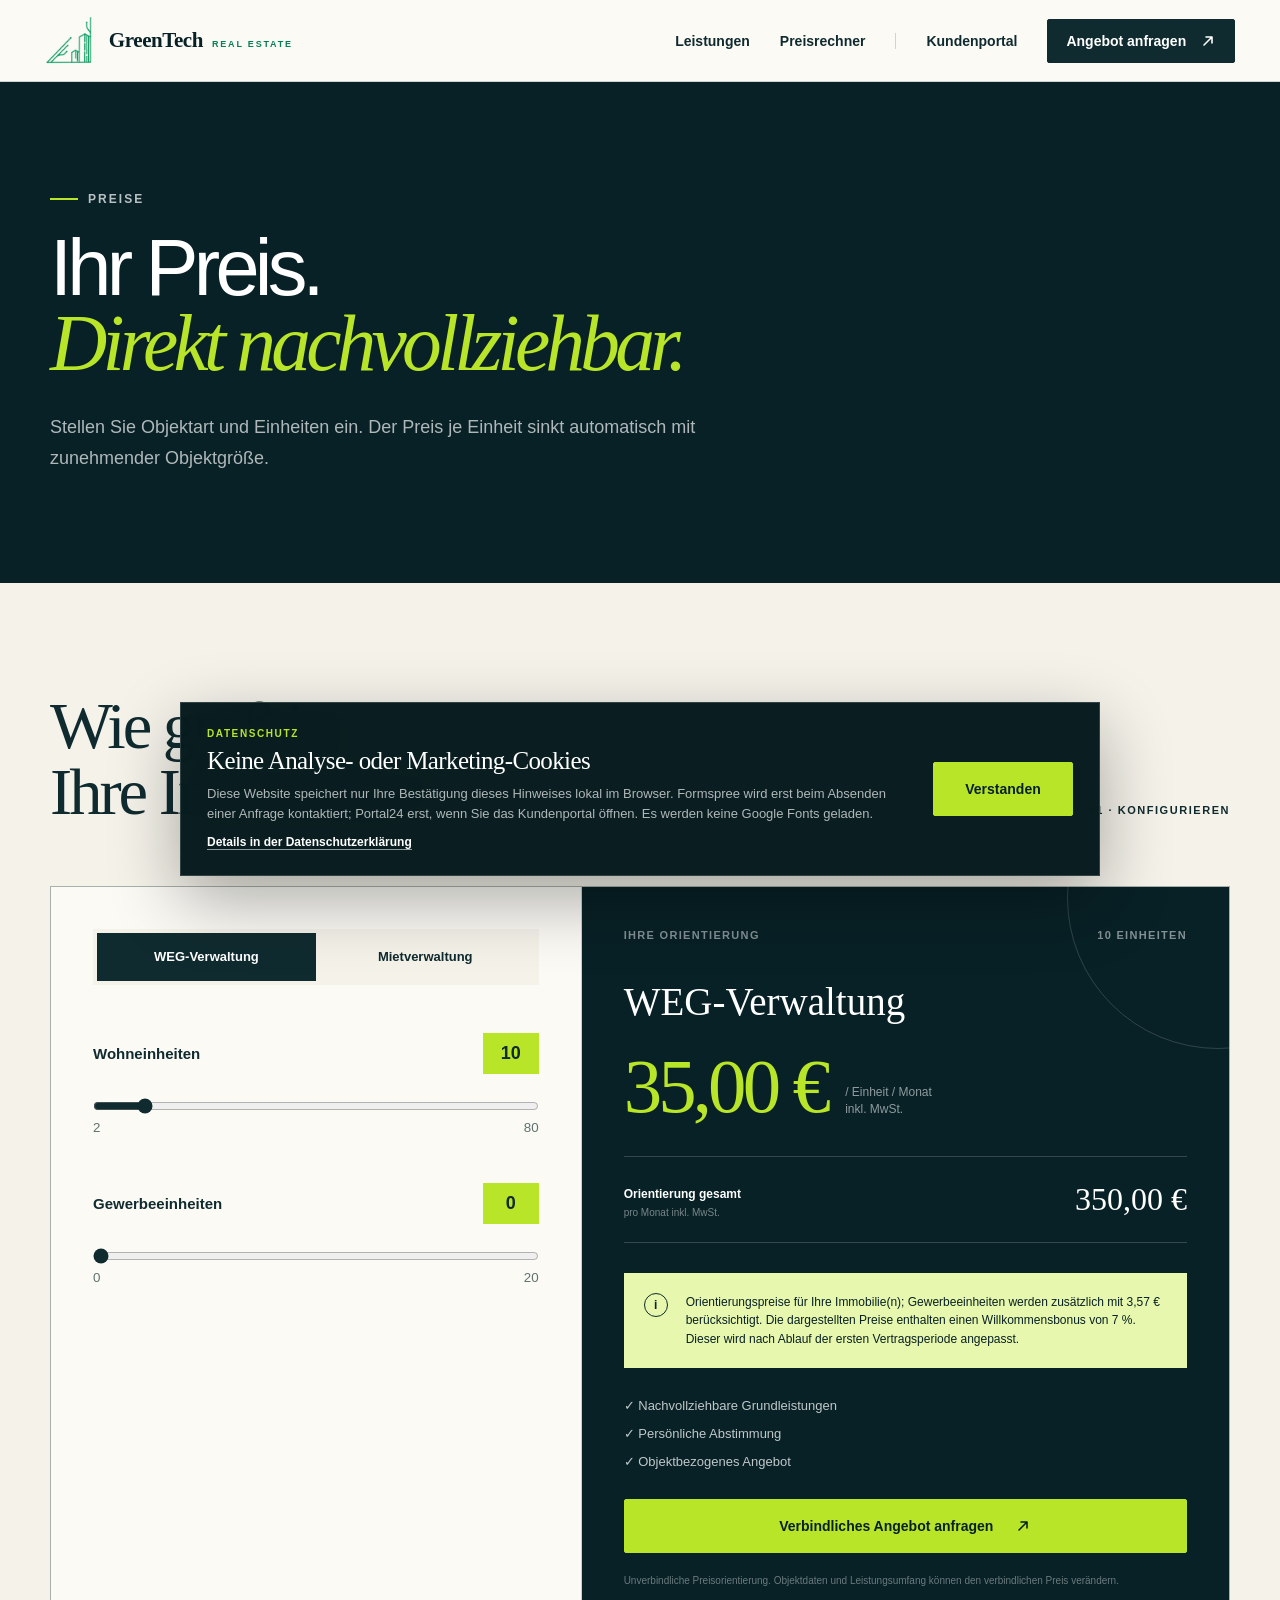
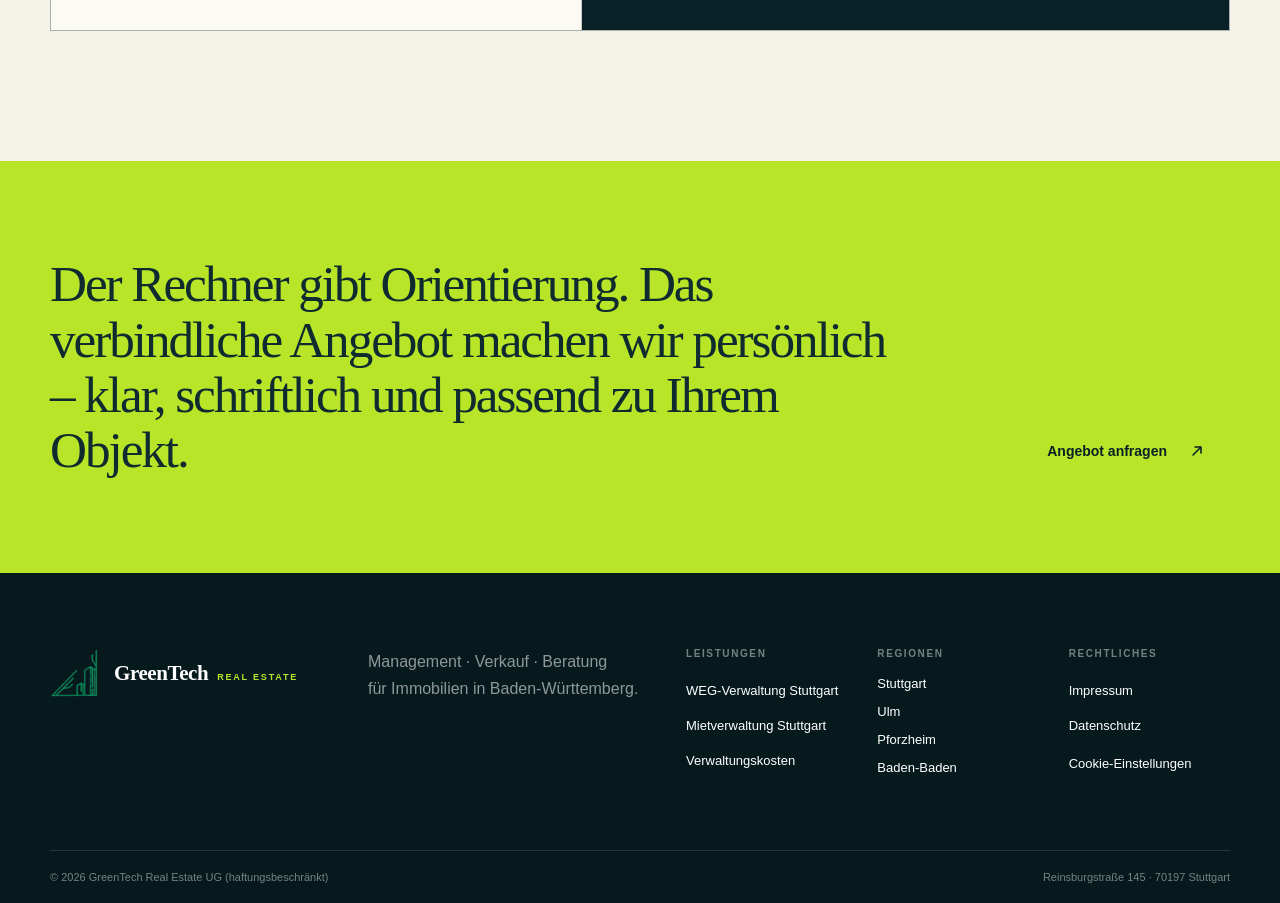
<file: preise.html>
<!doctype html><html lang="de"><head><meta charset="utf-8"><meta name="viewport" content="width=device-width,initial-scale=1"><title>Kosten Hausverwaltung Stuttgart – Preisrechner | GreenTech Real Estate</title><meta name="description" content="Kosten für WEG- und Mietverwaltung in Stuttgart direkt berechnen. Unverbindliche Preisorientierung je Einheit inklusive Mehrwertsteuer."><meta name="robots" content="index,follow,max-image-preview:large"><link rel="canonical" href="https://www.greentechrealestate.de/preise.html"><meta property="og:locale" content="de_DE"><meta property="og:type" content="website"><meta property="og:title" content="Kosten Hausverwaltung Stuttgart – Preisrechner | GreenTech Real Estate"><meta property="og:description" content="Kosten für WEG- und Mietverwaltung in Stuttgart direkt berechnen. Unverbindliche Preisorientierung je Einheit inklusive Mehrwertsteuer."><meta property="og:url" content="https://www.greentechrealestate.de/preise.html"><script type="application/ld+json">{"@context":"https://schema.org","@type":["RealEstateAgent","LocalBusiness"],"@id":"https://www.greentechrealestate.de/#unternehmen","name":"GreenTech Real Estate UG (haftungsbeschränkt)","url":"https://www.greentechrealestate.de","logo":"https://www.greentechrealestate.de/assets/greentech-logo.png","telephone":"+49 711 34063966","email":"info@gt-re.de","address":{"@type":"PostalAddress","streetAddress":"Reinsburgstraße 145","postalCode":"70197","addressLocality":"Stuttgart","addressRegion":"Baden-Württemberg","addressCountry":"DE"},"areaServed":["Stuttgart","Ulm","Pforzheim","Baden-Baden"]}</script><link rel="stylesheet" href="styles.css?v=24"><style>@media(max-width:960px){.calculator-layout{gap:0!important;row-gap:0!important}.calculator-controls{margin-bottom:0!important}.result-card{margin-top:0!important}}</style><script src="form-config.js" defer></script><script src="script.js" defer></script><script>(function(){function init(){var c=document.querySelector('[data-calculator]');if(!c||c.dataset.priceReady==='true')return;var h=c.querySelector('[name="homes"]'),g=c.querySelector('[name="commercial"]'),kind='weg',money=function(v){return new Intl.NumberFormat('de-DE',{style:'currency',currency:'EUR'}).format(v)},price=function(type,n){var x=Math.max(2,Math.min(100,n)),p;if(x<=5)p=75-(x-2)*(32/3);else if(x<=10)p=43-(x-5)*1.6;else if(x<=40)p=35-(x-10)/6;else if(x<=80)p=30-(x-40)/16;else p=27.5-(x-80)/40;return Math.round((p+(type==='miete'?8:0))*100)/100},render=function(){var a=Number(h.value),b=Number(g.value),n=a+b,p=price(kind,n);c.querySelector('[data-homes-output]').textContent=a;c.querySelector('[data-commercial-output]').textContent=b;c.querySelector('[data-unit-count]').textContent=n+' Einheiten';c.querySelector('[data-result-title]').textContent=kind==='weg'?'WEG-Verwaltung':'Mietverwaltung';c.querySelector('[data-unit-price]').textContent=money(p);c.querySelector('[data-total-price]').textContent=money(a*p+b*(p+3.57))};c.dataset.priceReady='true';c.querySelectorAll('[data-kind]').forEach(function(b){b.addEventListener('click',function(){kind=b.dataset.kind;c.querySelectorAll('[data-kind]').forEach(function(x){var a=x===b;x.classList.toggle('active',a);x.setAttribute('aria-pressed',String(a))});render()})});h.addEventListener('input',render);g.addEventListener('input',render);render()}if(document.readyState==='loading')document.addEventListener('DOMContentLoaded',init);else init()})();</script></head><body><header class="site-header"><a class="brand brand-logo" href="index.html" aria-label="GreenTech Real Estate – Startseite"><span class="brand-symbol" aria-hidden="true"><img src="[data-uri]" alt="" width="380" height="132"></span><span class="brand-name"><strong>GreenTech</strong><span>Real Estate</span></span></a><button class="menu-button" type="button" aria-label="Menü öffnen" aria-expanded="false"><span></span><span></span></button><nav class="main-nav"><a href="index.html#leistungen">Leistungen</a><a href="preise.html">Preisrechner</a><a class="nav-login" href="https://portal.greentechrealestate.de/user/auth/login">Kundenportal</a><a class="button button-small" href="index.html#anfrage">Angebot anfragen <span class="arrow-icon" aria-hidden="true"><svg viewBox="0 0 16 16" focusable="false"><path d="M4 12 12 4M6 4h6v6"></path></svg></span></a></nav><span class="scroll-progress" aria-hidden="true"></span></header><main class="page-transition"><section class="price-hero"><div class="section-shell"><p class="eyebrow light"><span></span> Preise</p><h1>Ihr Preis.<br><em>Direkt nachvollziehbar.</em></h1><p>Stellen Sie Objektart und Einheiten ein. Der Preis je Einheit sinkt automatisch mit zunehmender Objektgröße.</p></div></section><section class="calculator-section"><div class="section-shell"><div class="calculator-heading reveal"><span>01 · Konfigurieren</span><h2>Wie groß ist<br>Ihre Immobilie?</h2></div><div class="calculator-layout" data-calculator><div class="calculator-controls"><div class="segment"><button type="button" class="active" data-kind="weg">WEG-Verwaltung</button><button type="button" data-kind="miete">Mietverwaltung</button></div><label class="range-control"><span><b>Wohneinheiten</b><output data-homes-output>10</output></span><input name="homes" type="range" min="2" max="80" value="10"><small><span>2</span><span>80</span></small></label><label class="range-control"><span><b>Gewerbeeinheiten</b><output data-commercial-output>0</output></span><input name="commercial" type="range" min="0" max="20" value="0"><small><span>0</span><span>20</span></small></label></div><article class="result-card"><div class="result-top"><span>Ihre Orientierung</span><span data-unit-count></span></div><h2 data-result-title></h2><div data-standard-result><div class="unit-price"><strong data-unit-price></strong><span>/ Einheit / Monat<br>inkl. MwSt.</span></div><div class="total-price"><span>Orientierung gesamt</span><strong data-total-price></strong><small>pro Monat inkl. MwSt.</small></div></div><div class="calculator-note"><span>i</span><p>Orientierungspreise für Ihre Immobilie(n); Gewerbeeinheiten werden zusätzlich mit 3,57 € berücksichtigt. Die dargestellten Preise enthalten einen Willkommensbonus von 7 %. Dieser wird nach Ablauf der ersten Vertragsperiode angepasst.</p></div><div class="custom-result" data-custom-result hidden><strong>Individuelles Angebot</strong><p>Bei mehr als 60 Einheiten stimmen wir Umfang und Konditionen persönlich ab.</p></div><ul><li>✓ Nachvollziehbare Grundleistungen</li><li>✓ Persönliche Abstimmung</li><li>✓ Objektbezogenes Angebot</li></ul><a class="button button-light" href="index.html#anfrage">Verbindliches Angebot anfragen <span class="arrow-icon" aria-hidden="true"><svg viewBox="0 0 16 16" focusable="false"><path d="M4 12 12 4M6 4h6v6"></path></svg></span></a><p class="result-disclaimer">Unverbindliche Preisorientierung. Objektdaten und Leistungsumfang können den verbindlichen Preis verändern.</p></article></div></div></section><section class="detail-closing"><div class="section-shell"><p>Der Rechner gibt Orientierung. Das verbindliche Angebot machen wir persönlich – klar, schriftlich und passend zu Ihrem Objekt.</p><a class="button button-light" href="index.html#anfrage">Angebot anfragen <span class="arrow-icon" aria-hidden="true"><svg viewBox="0 0 16 16" focusable="false"><path d="M4 12 12 4M6 4h6v6"></path></svg></span></a></div></section></main><footer><div class="footer-top section-shell"><a class="brand brand-logo footer-logo" href="index.html" aria-label="GreenTech Real Estate – Startseite"><span class="brand-symbol" aria-hidden="true"><img src="[data-uri]" alt="" width="380" height="132"></span><span class="brand-name"><strong>GreenTech</strong><span>Real Estate</span></span></a><p>Management · Verkauf · Beratung<br>für Immobilien in Baden-Württemberg.</p><div class="footer-navigation"><nav class="footer-links" aria-label="Leistungen"><strong>Leistungen</strong><a href="weg-verwaltung.html">WEG-Verwaltung Stuttgart</a><a href="mietverwaltung.html">Mietverwaltung Stuttgart</a><a href="preise.html">Verwaltungskosten</a></nav><nav class="footer-links" aria-label="Regionen"><strong>Regionen</strong><a href="index.html#stuttgart">Stuttgart</a><a href="hausverwaltung-ulm.html">Ulm</a><a href="hausverwaltung-pforzheim.html">Pforzheim</a><a href="hausverwaltung-baden-baden.html">Baden-Baden</a></nav><nav class="footer-links" aria-label="Rechtliches"><strong>Rechtliches</strong><a href="impressum.html">Impressum</a><a href="datenschutz.html">Datenschutz</a><button class="footer-cookie-button" type="button" data-cookie-settings>Cookie-Einstellungen</button></nav></div></div><div class="footer-bottom section-shell"><span>© 2026 GreenTech Real Estate UG (haftungsbeschränkt)</span><span>Reinsburgstraße 145 · 70197 Stuttgart</span></div></footer></body></html>
</file>
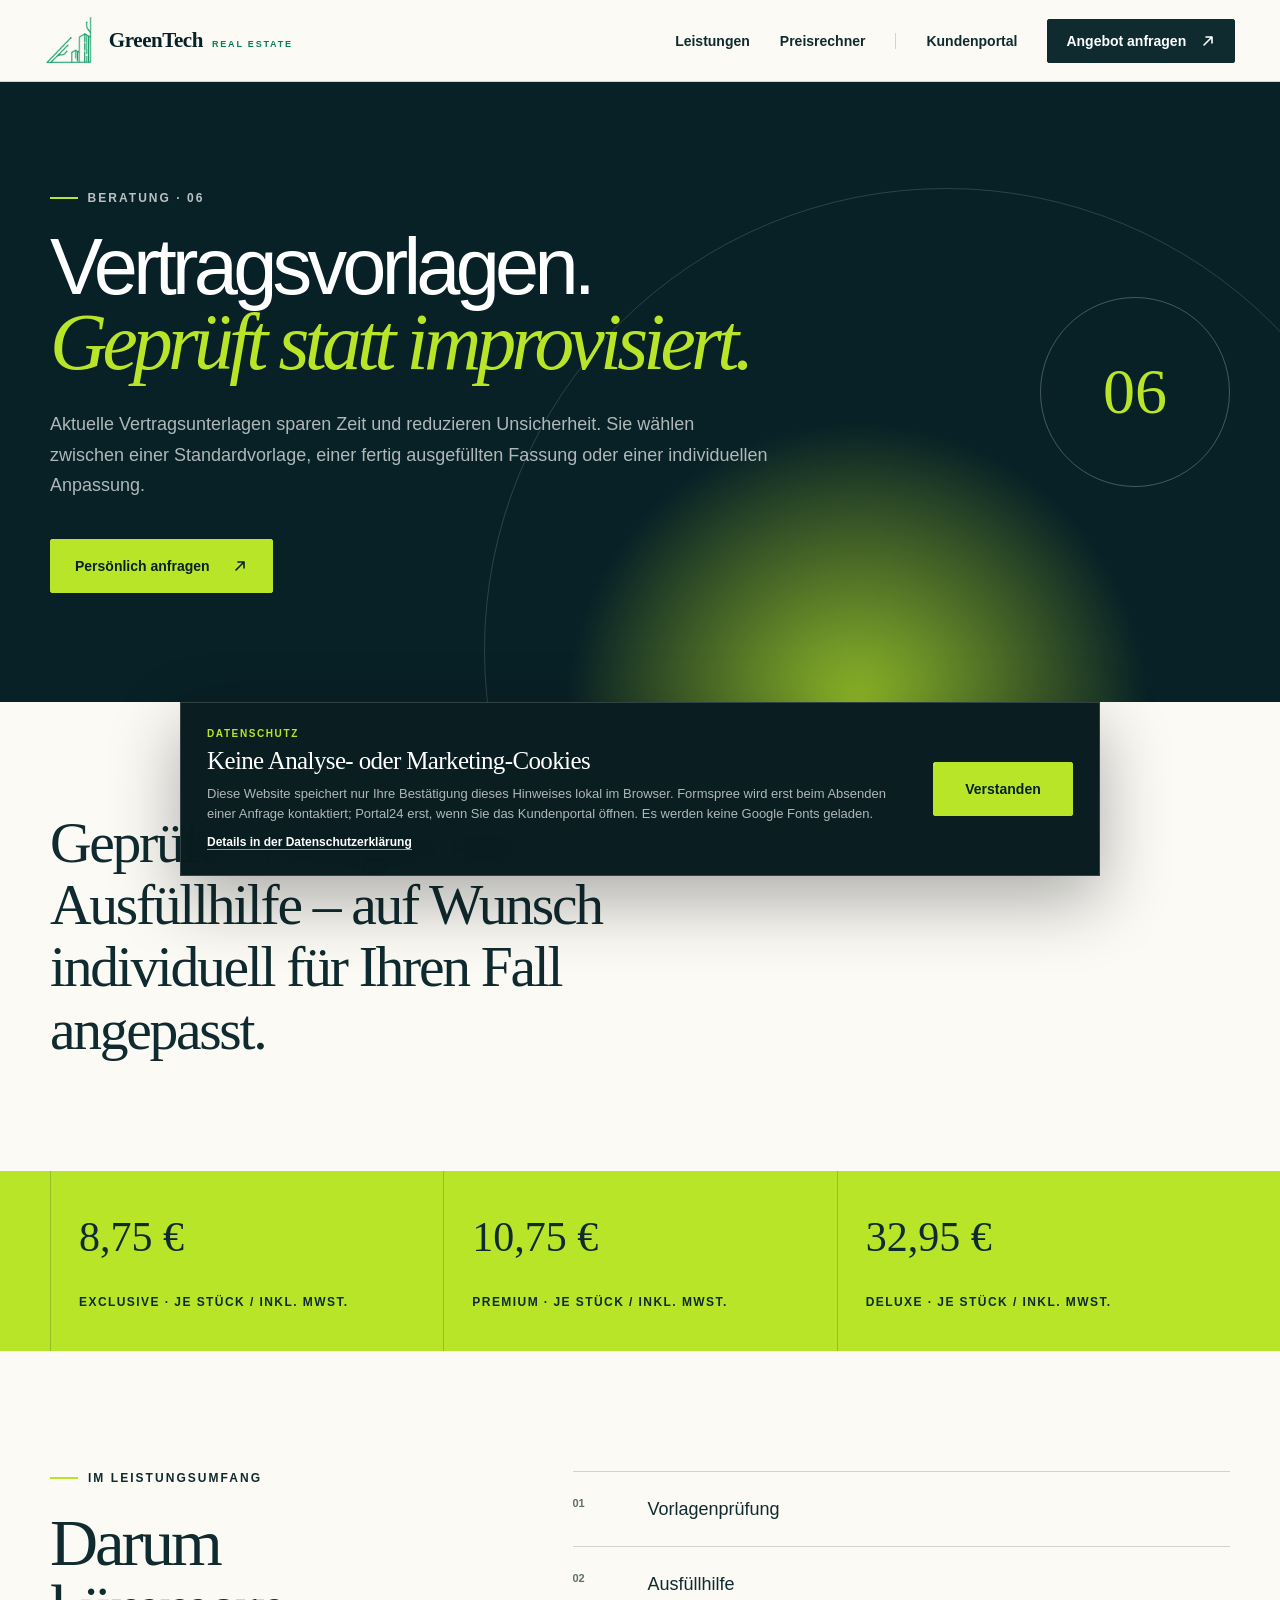
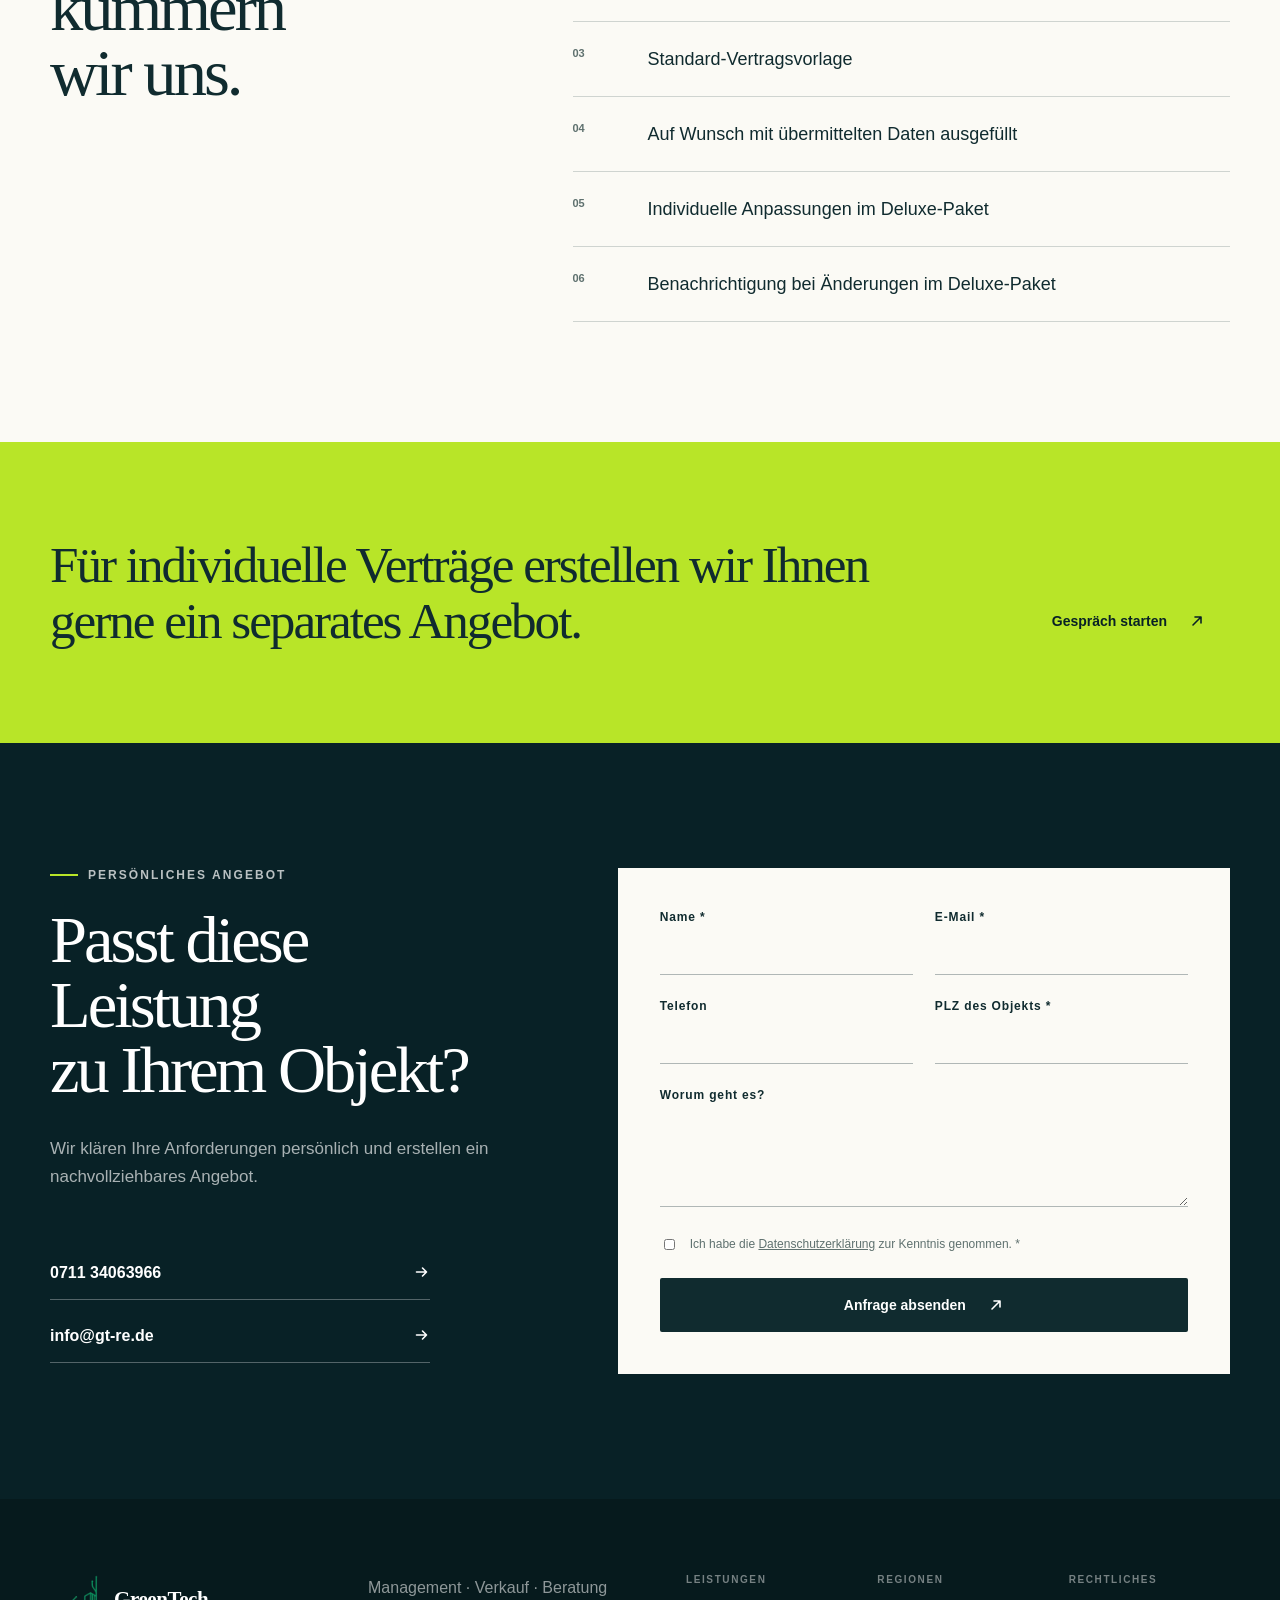
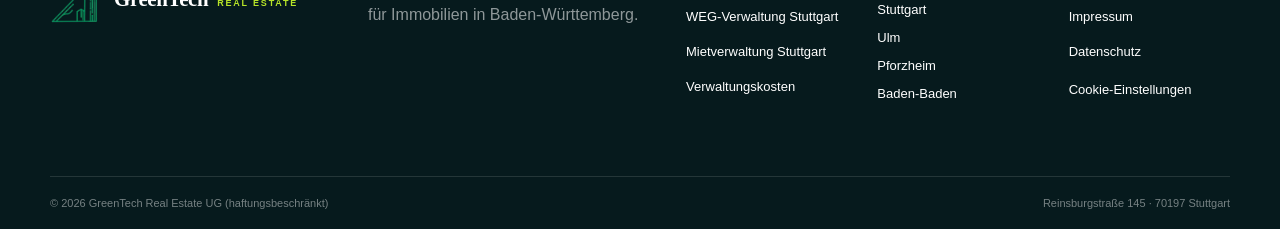
<file: vertragsvorlagen.html>
<!doctype html><html lang="de"><head><meta charset="utf-8"><meta name="viewport" content="width=device-width,initial-scale=1"><title>Vertragsvorlagen | GreenTech Real Estate</title><meta name="description" content="Aktuelle Vertragsunterlagen sparen Zeit und reduzieren Unsicherheit. Sie wählen zwischen einer Standardvorlage, einer fertig ausgefüllten Fassung oder einer individuellen Anpassung."><meta name="robots" content="index,follow,max-image-preview:large"><link rel="canonical" href="https://www.greentechrealestate.de/vertragsvorlagen.html"><meta property="og:locale" content="de_DE"><meta property="og:type" content="website"><meta property="og:title" content="Vertragsvorlagen | GreenTech Real Estate"><meta property="og:description" content="Aktuelle Vertragsunterlagen sparen Zeit und reduzieren Unsicherheit. Sie wählen zwischen einer Standardvorlage, einer fertig ausgefüllten Fassung oder einer individuellen Anpassung."><meta property="og:url" content="https://www.greentechrealestate.de/vertragsvorlagen.html"><script type="application/ld+json">{"@context":"https://schema.org","@type":["RealEstateAgent","LocalBusiness"],"@id":"https://www.greentechrealestate.de/#unternehmen","name":"GreenTech Real Estate UG (haftungsbeschränkt)","url":"https://www.greentechrealestate.de","logo":"https://www.greentechrealestate.de/assets/greentech-logo.png","telephone":"+49 711 34063966","email":"info@gt-re.de","address":{"@type":"PostalAddress","streetAddress":"Reinsburgstraße 145","postalCode":"70197","addressLocality":"Stuttgart","addressRegion":"Baden-Württemberg","addressCountry":"DE"},"areaServed":["Stuttgart","Ulm","Pforzheim","Baden-Baden"]}</script><link rel="stylesheet" href="styles.css?v=24"><style>@media(max-width:960px){.calculator-layout{gap:0!important;row-gap:0!important}.calculator-controls{margin-bottom:0!important}.result-card{margin-top:0!important}}</style><script src="form-config.js" defer></script><script src="script.js" defer></script></head><body><header class="site-header"><a class="brand brand-logo" href="index.html" aria-label="GreenTech Real Estate – Startseite"><span class="brand-symbol" aria-hidden="true"><img src="[data-uri]" alt="" width="380" height="132"></span><span class="brand-name"><strong>GreenTech</strong><span>Real Estate</span></span></a><button class="menu-button" type="button" aria-label="Menü öffnen" aria-expanded="false"><span></span><span></span></button><nav class="main-nav"><a href="index.html#leistungen">Leistungen</a><a href="preise.html">Preisrechner</a><a class="nav-login" href="https://portal.greentechrealestate.de/user/auth/login">Kundenportal</a><a class="button button-small" href="index.html#anfrage">Angebot anfragen <span class="arrow-icon" aria-hidden="true"><svg viewBox="0 0 16 16" focusable="false"><path d="M4 12 12 4M6 4h6v6"></path></svg></span></a></nav><span class="scroll-progress" aria-hidden="true"></span></header><main class="page-transition"><script type="application/ld+json">{"@context":"https://schema.org","@type":"Service","name":"Vertragsvorlagen","description":"Aktuelle Vertragsunterlagen sparen Zeit und reduzieren Unsicherheit. Sie wählen zwischen einer Standardvorlage, einer fertig ausgefüllten Fassung oder einer individuellen Anpassung.","provider":{"@id":"https://www.greentechrealestate.de/#unternehmen"},"areaServed":{"@type":"City","name":"Stuttgart"},"url":"https://www.greentechrealestate.de/vertragsvorlagen.html"}</script><section class="subhero"><div class="subhero-grid section-shell"><div class="subhero-copy"><p class="eyebrow light"><span></span> Beratung · 06</p><h1>Vertragsvorlagen.<br><em>Geprüft statt improvisiert.</em></h1><p>Aktuelle Vertragsunterlagen sparen Zeit und reduzieren Unsicherheit. Sie wählen zwischen einer Standardvorlage, einer fertig ausgefüllten Fassung oder einer individuellen Anpassung.</p><div class="hero-actions"><a class="button button-light" href="#anfrage">Persönlich anfragen <span class="arrow-icon" aria-hidden="true"><svg viewBox="0 0 16 16" focusable="false"><path d="M4 12 12 4M6 4h6v6"></path></svg></span></a></div></div><div class="subhero-mark"><span>06</span></div></div></section><section class="service-intro section-shell reveal"><p class="lead-quote">Geprüfte Vorlagen mit Ausfüllhilfe – auf Wunsch individuell für Ihren Fall angepasst.</p></section><section class="facts-band"><div class="section-shell facts-grid"><div class="fact"><strong>8,75 €</strong><span>Exclusive · je Stück / inkl. MwSt.</span></div><div class="fact"><strong>10,75 €</strong><span>Premium · je Stück / inkl. MwSt.</span></div><div class="fact"><strong>32,95 €</strong><span>Deluxe · je Stück / inkl. MwSt.</span></div></div></section><section class="detail-section section-shell reveal"><div><p class="eyebrow"><span></span> Im Leistungsumfang</p><h2>Darum kümmern<br>wir uns.</h2></div><ul class="feature-list"><li><span>01</span>Vorlagenprüfung</li><li><span>02</span>Ausfüllhilfe</li><li><span>03</span>Standard-Vertragsvorlage</li><li><span>04</span>Auf Wunsch mit übermittelten Daten ausgefüllt</li><li><span>05</span>Individuelle Anpassungen im Deluxe-Paket</li><li><span>06</span>Benachrichtigung bei Änderungen im Deluxe-Paket</li></ul></section><section class="detail-closing"><div class="section-shell"><p>Für individuelle Verträge erstellen wir Ihnen gerne ein separates Angebot.</p><a class="button button-light" href="#anfrage">Gespräch starten <span class="arrow-icon" aria-hidden="true"><svg viewBox="0 0 16 16" focusable="false"><path d="M4 12 12 4M6 4h6v6"></path></svg></span></a></div></section><section class="contact-section" id="anfrage"><div class="section-shell contact-grid"><div class="contact-copy"><p class="eyebrow light"><span></span> Persönliches Angebot</p><h2>Passt diese Leistung<br>zu Ihrem Objekt?</h2><p>Wir klären Ihre Anforderungen persönlich und erstellen ein nachvollziehbares Angebot.</p><div class="contact-direct"><a href="tel:+4971134063966">0711 34063966 <span class="arrow-icon arrow-icon-right" aria-hidden="true"><svg viewBox="0 0 16 16" focusable="false"><path d="M3 8h10M9 4l4 4-4 4"></path></svg></span></a><a href="mailto:info@gt-re.de">info@gt-re.de <span class="arrow-icon arrow-icon-right" aria-hidden="true"><svg viewBox="0 0 16 16" focusable="false"><path d="M3 8h10M9 4l4 4-4 4"></path></svg></span></a></div></div><div class="form-success" data-form-success hidden role="status" tabindex="-1"><span class="form-success-icon" aria-hidden="true"><svg viewBox="0 0 24 24" focusable="false"><path d="m5 12.5 4.2 4.2L19 7"></path></svg></span><p class="eyebrow"><span></span> Anfrage gesendet</p><h3>Vielen Dank!</h3><p>Ihre Anfrage wurde erfolgreich übermittelt. Wir melden uns persönlich bei Ihnen.</p><button class="button button-submit" type="button" data-form-reset>Weitere Anfrage senden <span class="arrow-icon arrow-icon-right" aria-hidden="true"><svg viewBox="0 0 16 16" focusable="false"><path d="M3 8h10M9 4l4 4-4 4"></path></svg></span></button></div><form class="inquiry-form" action="https://formspree.io/f/xyezyrjy" method="POST" accept-charset="UTF-8"><input type="text" name="_gotcha" class="honeypot" tabindex="-1" autocomplete="off"><input type="hidden" name="_subject" value="Neue Anfrage über greentechrealestate.de"><input type="hidden" name="Leistung" value="Vertragsvorlagen"><div class="form-row"><label><span>Name *</span><input type="text" name="Name" autocomplete="name" required></label><label><span>E-Mail *</span><input type="email" name="email" autocomplete="email" required></label></div><div class="form-row"><label><span>Telefon</span><input type="tel" name="Telefon" autocomplete="tel"></label><label><span>PLZ des Objekts *</span><input type="text" name="PLZ" inputmode="numeric" pattern="[0-9]{5}" required></label></div><label><span>Worum geht es?</span><textarea name="Nachricht" rows="4"></textarea></label><label class="checkbox-label"><input type="checkbox" name="Datenschutz" value="zur Kenntnis genommen" required><span>Ich habe die <a href="datenschutz.html">Datenschutzerklärung</a> zur Kenntnis genommen. *</span></label><button class="button button-submit" type="submit"><span data-submit-text>Anfrage absenden</span> <span class="arrow-icon" aria-hidden="true"><svg viewBox="0 0 16 16" focusable="false"><path d="M4 12 12 4M6 4h6v6"></path></svg></span></button><p class="form-error" data-form-error role="alert" hidden>Die Anfrage konnte gerade nicht gesendet werden. Bitte versuchen Sie es erneut oder schreiben Sie uns an <a href="mailto:info@gt-re.de">info@gt-re.de</a>.</p></form></div></section></main><footer><div class="footer-top section-shell"><a class="brand brand-logo footer-logo" href="index.html" aria-label="GreenTech Real Estate – Startseite"><span class="brand-symbol" aria-hidden="true"><img src="[data-uri]" alt="" width="380" height="132"></span><span class="brand-name"><strong>GreenTech</strong><span>Real Estate</span></span></a><p>Management · Verkauf · Beratung<br>für Immobilien in Baden-Württemberg.</p><div class="footer-navigation"><nav class="footer-links" aria-label="Leistungen"><strong>Leistungen</strong><a href="weg-verwaltung.html">WEG-Verwaltung Stuttgart</a><a href="mietverwaltung.html">Mietverwaltung Stuttgart</a><a href="preise.html">Verwaltungskosten</a></nav><nav class="footer-links" aria-label="Regionen"><strong>Regionen</strong><a href="index.html#stuttgart">Stuttgart</a><a href="hausverwaltung-ulm.html">Ulm</a><a href="hausverwaltung-pforzheim.html">Pforzheim</a><a href="hausverwaltung-baden-baden.html">Baden-Baden</a></nav><nav class="footer-links" aria-label="Rechtliches"><strong>Rechtliches</strong><a href="impressum.html">Impressum</a><a href="datenschutz.html">Datenschutz</a><button class="footer-cookie-button" type="button" data-cookie-settings>Cookie-Einstellungen</button></nav></div></div><div class="footer-bottom section-shell"><span>© 2026 GreenTech Real Estate UG (haftungsbeschränkt)</span><span>Reinsburgstraße 145 · 70197 Stuttgart</span></div></footer></body></html>
</file>
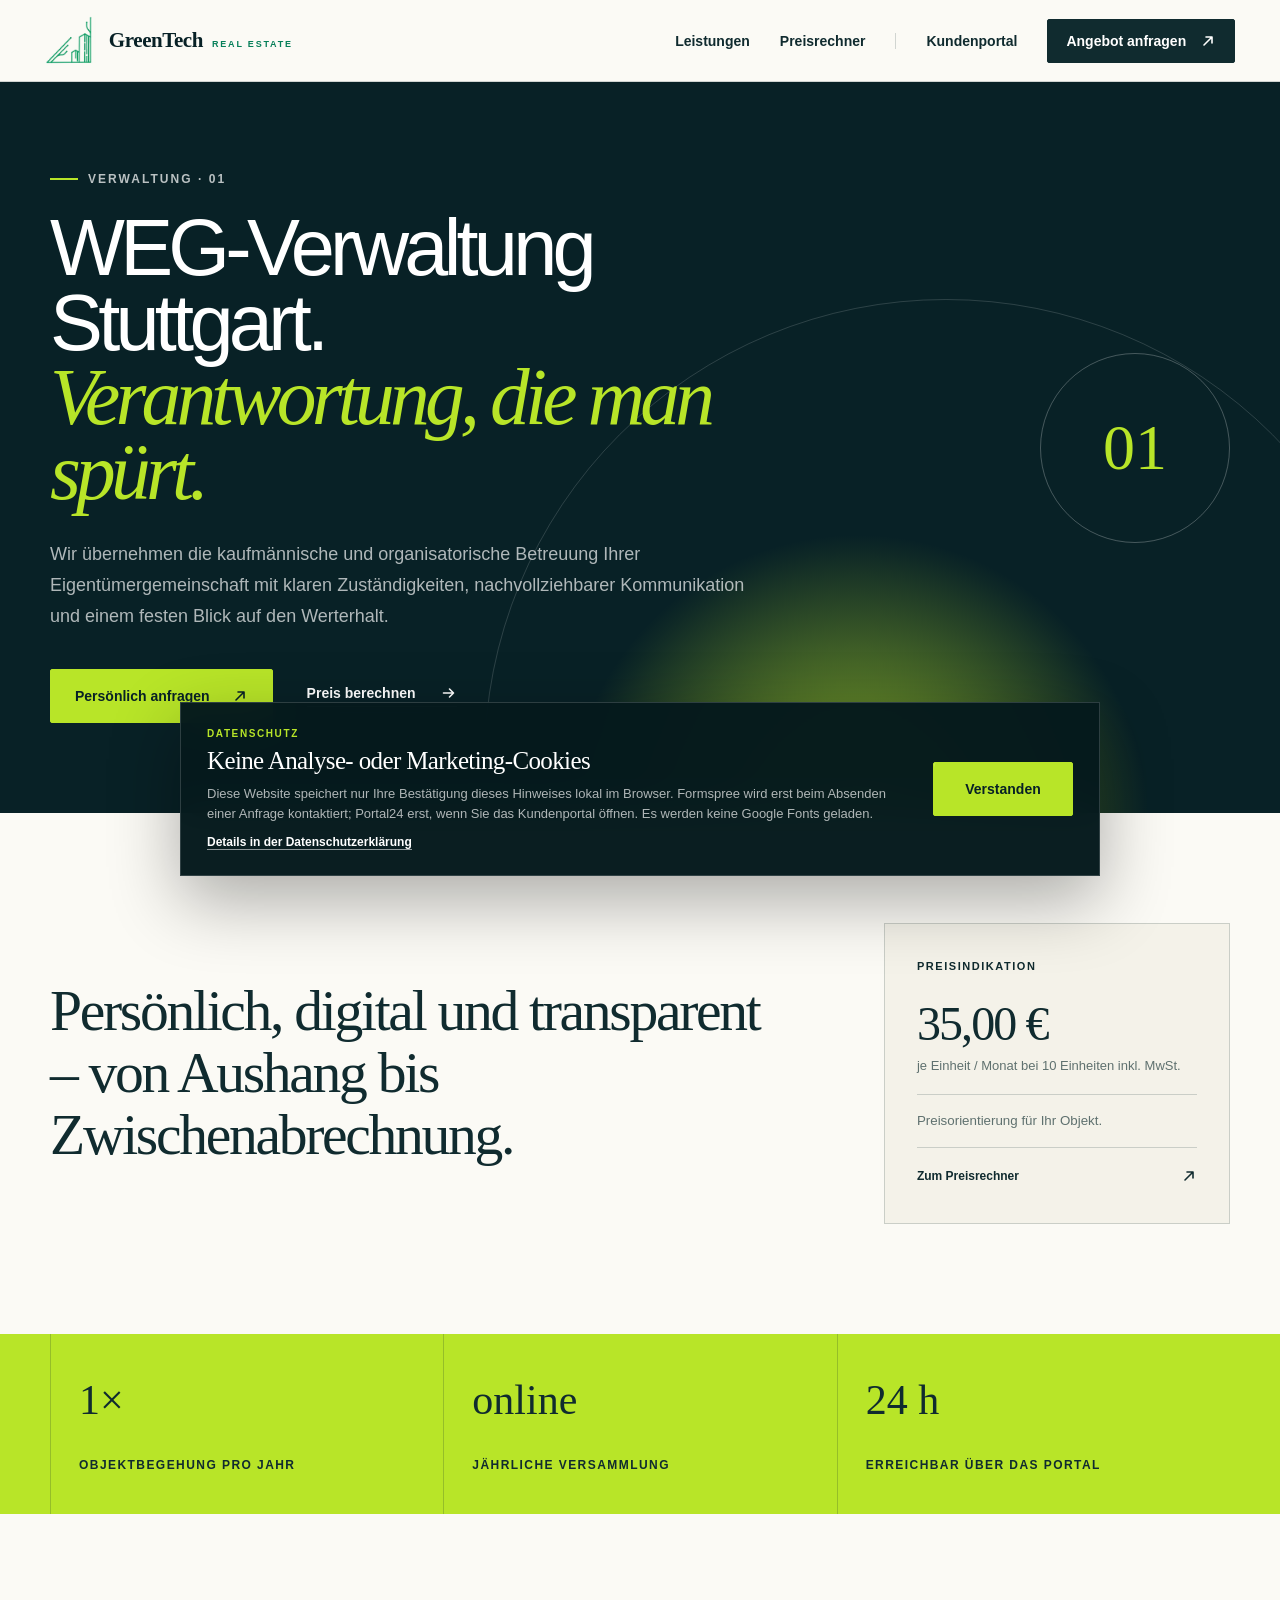
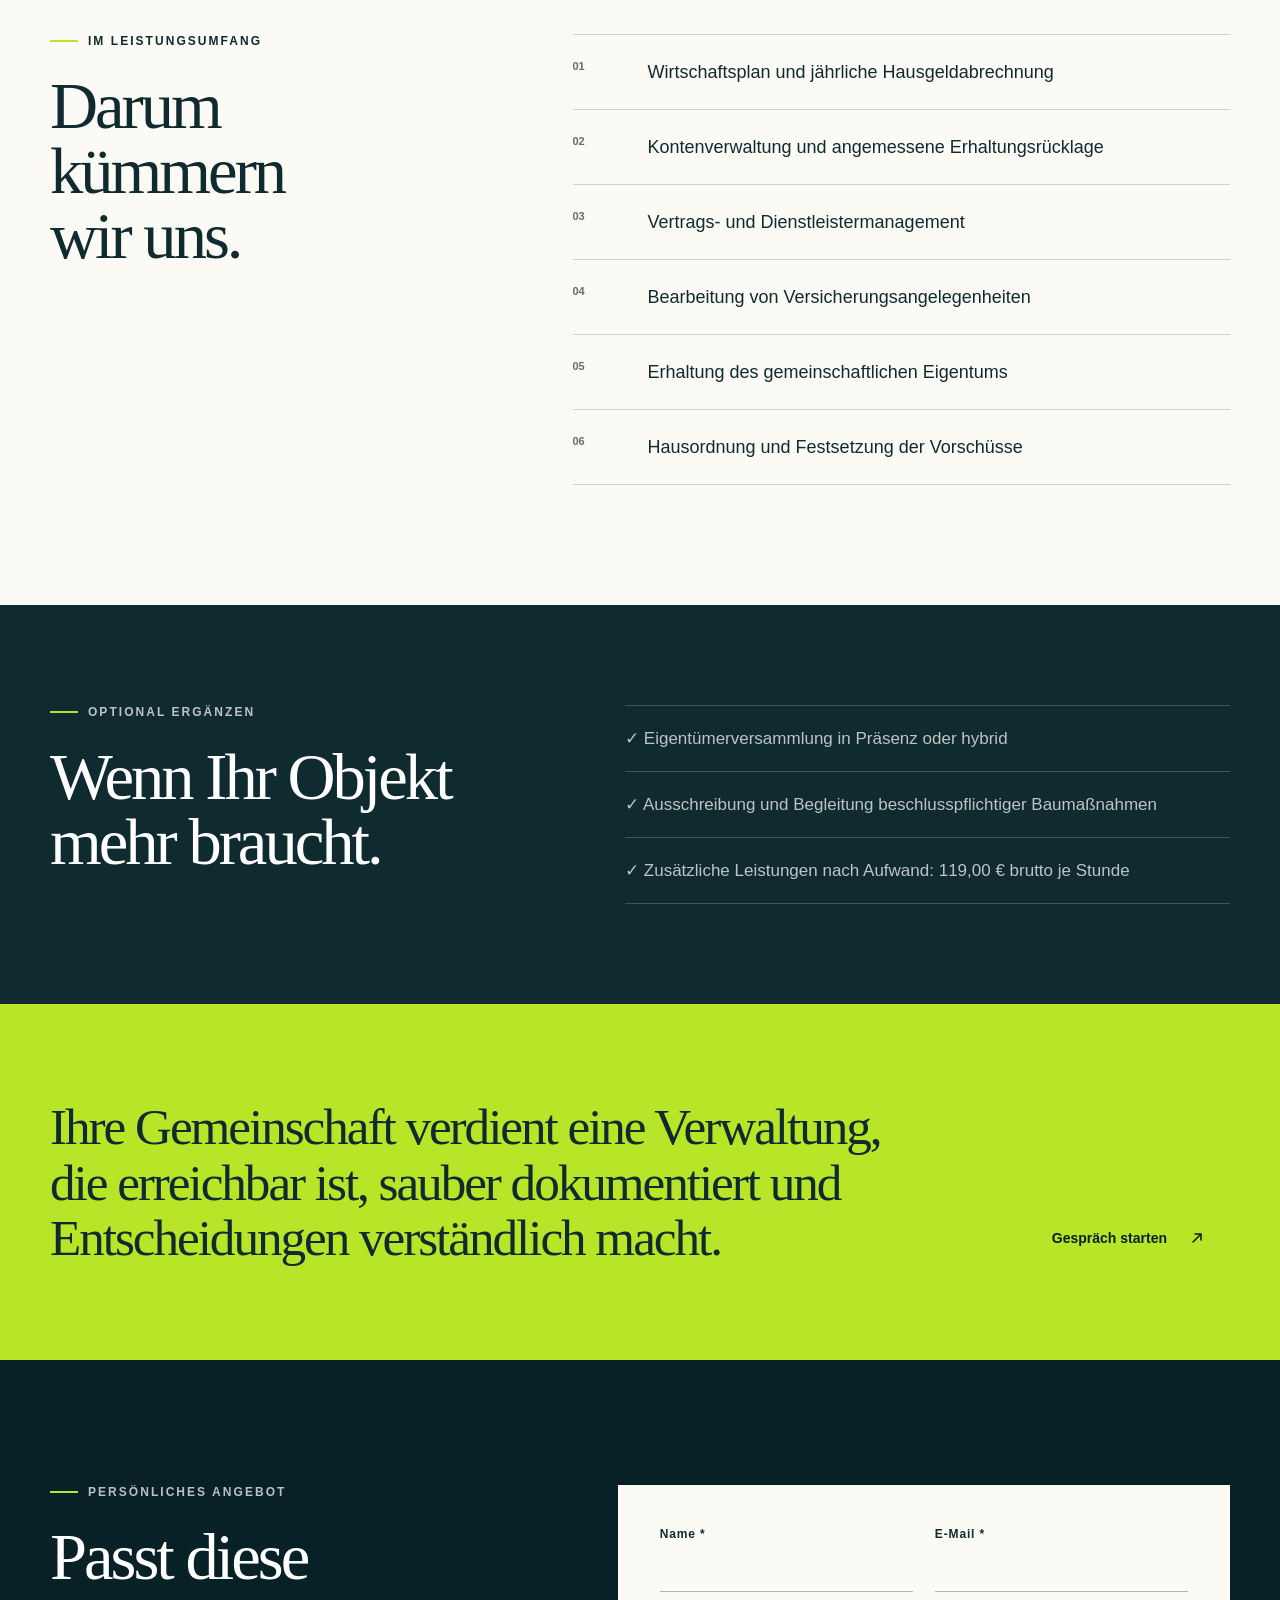
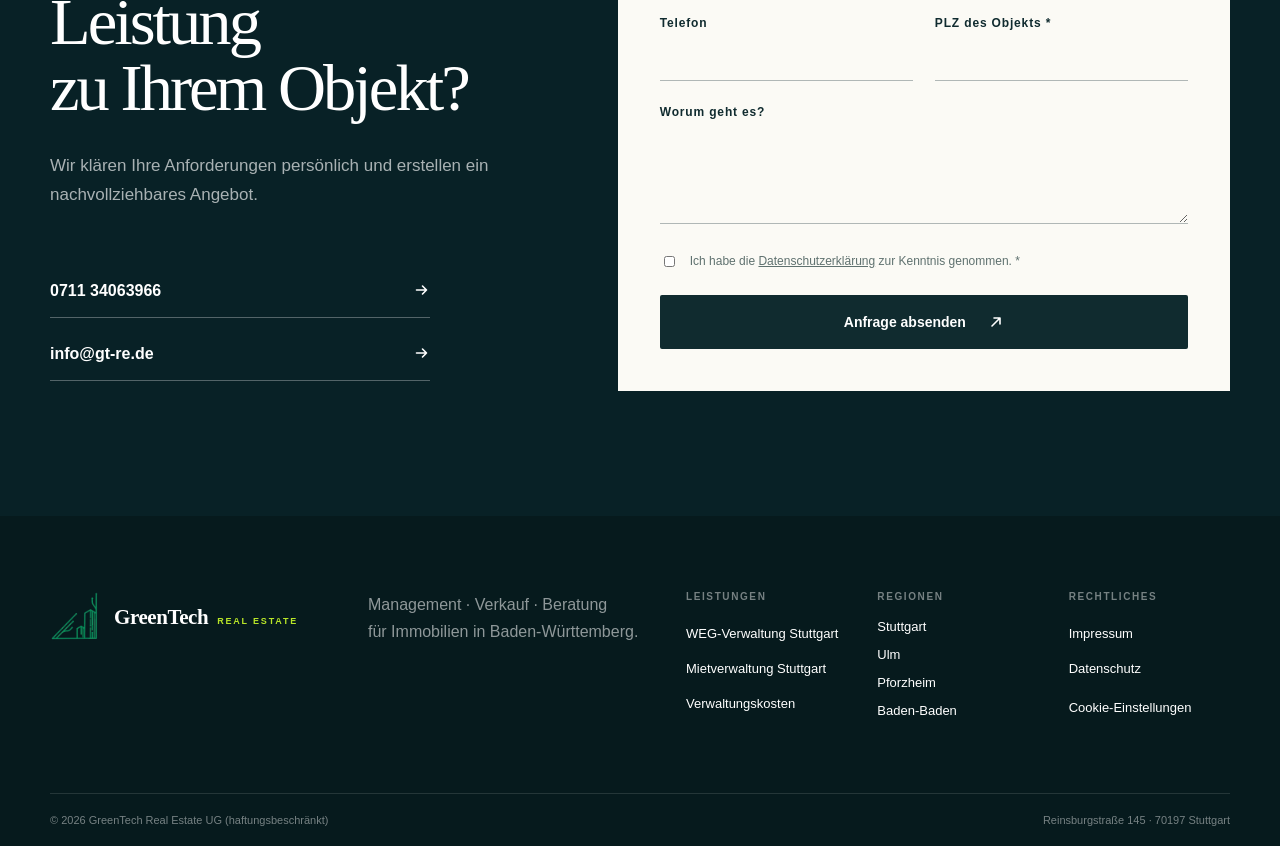
<file: weg-verwaltung.html>
<!doctype html><html lang="de"><head><meta charset="utf-8"><meta name="viewport" content="width=device-width,initial-scale=1"><title>WEG-Verwaltung Stuttgart | GreenTech Real Estate</title><meta name="description" content="Wir übernehmen die kaufmännische und organisatorische Betreuung Ihrer Eigentümergemeinschaft mit klaren Zuständigkeiten, nachvollziehbarer Kommunikation und einem festen Blick auf den Werterhalt."><meta name="robots" content="index,follow,max-image-preview:large"><link rel="canonical" href="https://www.greentechrealestate.de/weg-verwaltung.html"><meta property="og:locale" content="de_DE"><meta property="og:type" content="website"><meta property="og:title" content="WEG-Verwaltung Stuttgart | GreenTech Real Estate"><meta property="og:description" content="Wir übernehmen die kaufmännische und organisatorische Betreuung Ihrer Eigentümergemeinschaft mit klaren Zuständigkeiten, nachvollziehbarer Kommunikation und einem festen Blick auf den Werterhalt."><meta property="og:url" content="https://www.greentechrealestate.de/weg-verwaltung.html"><script type="application/ld+json">{"@context":"https://schema.org","@type":["RealEstateAgent","LocalBusiness"],"@id":"https://www.greentechrealestate.de/#unternehmen","name":"GreenTech Real Estate UG (haftungsbeschränkt)","url":"https://www.greentechrealestate.de","logo":"https://www.greentechrealestate.de/assets/greentech-logo.png","telephone":"+49 711 34063966","email":"info@gt-re.de","address":{"@type":"PostalAddress","streetAddress":"Reinsburgstraße 145","postalCode":"70197","addressLocality":"Stuttgart","addressRegion":"Baden-Württemberg","addressCountry":"DE"},"areaServed":["Stuttgart","Ulm","Pforzheim","Baden-Baden"]}</script><link rel="stylesheet" href="styles.css?v=24"><style>@media(max-width:960px){.calculator-layout{gap:0!important;row-gap:0!important}.calculator-controls{margin-bottom:0!important}.result-card{margin-top:0!important}}</style><script src="form-config.js" defer></script><script src="script.js" defer></script></head><body><header class="site-header"><a class="brand brand-logo" href="index.html" aria-label="GreenTech Real Estate – Startseite"><span class="brand-symbol" aria-hidden="true"><img src="[data-uri]" alt="" width="380" height="132"></span><span class="brand-name"><strong>GreenTech</strong><span>Real Estate</span></span></a><button class="menu-button" type="button" aria-label="Menü öffnen" aria-expanded="false"><span></span><span></span></button><nav class="main-nav"><a href="index.html#leistungen">Leistungen</a><a href="preise.html">Preisrechner</a><a class="nav-login" href="https://portal.greentechrealestate.de/user/auth/login">Kundenportal</a><a class="button button-small" href="index.html#anfrage">Angebot anfragen <span class="arrow-icon" aria-hidden="true"><svg viewBox="0 0 16 16" focusable="false"><path d="M4 12 12 4M6 4h6v6"></path></svg></span></a></nav><span class="scroll-progress" aria-hidden="true"></span></header><main class="page-transition"><script type="application/ld+json">{"@context":"https://schema.org","@type":"Service","name":"WEG-Verwaltung Stuttgart","description":"Wir übernehmen die kaufmännische und organisatorische Betreuung Ihrer Eigentümergemeinschaft mit klaren Zuständigkeiten, nachvollziehbarer Kommunikation und einem festen Blick auf den Werterhalt.","provider":{"@id":"https://www.greentechrealestate.de/#unternehmen"},"areaServed":{"@type":"City","name":"Stuttgart"},"url":"https://www.greentechrealestate.de/weg-verwaltung.html"}</script><section class="subhero"><div class="subhero-grid section-shell"><div class="subhero-copy"><p class="eyebrow light"><span></span> Verwaltung · 01</p><h1>WEG-Verwaltung Stuttgart.<br><em>Verantwortung, die man spürt.</em></h1><p>Wir übernehmen die kaufmännische und organisatorische Betreuung Ihrer Eigentümergemeinschaft mit klaren Zuständigkeiten, nachvollziehbarer Kommunikation und einem festen Blick auf den Werterhalt.</p><div class="hero-actions"><a class="button button-light" href="#anfrage">Persönlich anfragen <span class="arrow-icon" aria-hidden="true"><svg viewBox="0 0 16 16" focusable="false"><path d="M4 12 12 4M6 4h6v6"></path></svg></span></a><a class="text-link light-link" href="preise.html">Preis berechnen <span class="arrow-icon arrow-icon-right" aria-hidden="true"><svg viewBox="0 0 16 16" focusable="false"><path d="M3 8h10M9 4l4 4-4 4"></path></svg></span></a></div></div><div class="subhero-mark"><span>01</span></div></div></section><section class="service-intro section-shell reveal"><p class="lead-quote">Persönlich, digital und transparent – von Aushang bis Zwischenabrechnung.</p><div class="price-callout"><span>Preisindikation</span><strong>35,00 €</strong><p>je Einheit / Monat bei 10 Einheiten inkl. MwSt.</p><small>Preisorientierung für Ihr Objekt.</small><a class="price-callout-link" href="preise.html">Zum Preisrechner <span class="arrow-icon" aria-hidden="true"><svg viewBox="0 0 16 16" focusable="false"><path d="M4 12 12 4M6 4h6v6"></path></svg></span></a></div></section><section class="facts-band"><div class="section-shell facts-grid"><div class="fact"><strong>1×</strong><span>Objektbegehung pro Jahr</span></div><div class="fact"><strong>online</strong><span>jährliche Versammlung</span></div><div class="fact"><strong>24 h</strong><span>erreichbar über das Portal</span></div></div></section><section class="detail-section section-shell reveal"><div><p class="eyebrow"><span></span> Im Leistungsumfang</p><h2>Darum kümmern<br>wir uns.</h2></div><ul class="feature-list"><li><span>01</span>Wirtschaftsplan und jährliche Hausgeldabrechnung</li><li><span>02</span>Kontenverwaltung und angemessene Erhaltungsrücklage</li><li><span>03</span>Vertrags- und Dienstleistermanagement</li><li><span>04</span>Bearbeitung von Versicherungsangelegenheiten</li><li><span>05</span>Erhaltung des gemeinschaftlichen Eigentums</li><li><span>06</span>Hausordnung und Festsetzung der Vorschüsse</li></ul></section><section class="extras-section"><div class="section-shell extras-grid reveal"><div><p class="eyebrow light"><span></span> Optional ergänzen</p><h2>Wenn Ihr Objekt<br>mehr braucht.</h2></div><ul><li>✓ Eigentümerversammlung in Präsenz oder hybrid</li><li>✓ Ausschreibung und Begleitung beschlusspflichtiger Baumaßnahmen</li><li>✓ Zusätzliche Leistungen nach Aufwand: 119,00 € brutto je Stunde</li></ul></div></section><section class="detail-closing"><div class="section-shell"><p>Ihre Gemeinschaft verdient eine Verwaltung, die erreichbar ist, sauber dokumentiert und Entscheidungen verständlich macht.</p><a class="button button-light" href="#anfrage">Gespräch starten <span class="arrow-icon" aria-hidden="true"><svg viewBox="0 0 16 16" focusable="false"><path d="M4 12 12 4M6 4h6v6"></path></svg></span></a></div></section><section class="contact-section" id="anfrage"><div class="section-shell contact-grid"><div class="contact-copy"><p class="eyebrow light"><span></span> Persönliches Angebot</p><h2>Passt diese Leistung<br>zu Ihrem Objekt?</h2><p>Wir klären Ihre Anforderungen persönlich und erstellen ein nachvollziehbares Angebot.</p><div class="contact-direct"><a href="tel:+4971134063966">0711 34063966 <span class="arrow-icon arrow-icon-right" aria-hidden="true"><svg viewBox="0 0 16 16" focusable="false"><path d="M3 8h10M9 4l4 4-4 4"></path></svg></span></a><a href="mailto:info@gt-re.de">info@gt-re.de <span class="arrow-icon arrow-icon-right" aria-hidden="true"><svg viewBox="0 0 16 16" focusable="false"><path d="M3 8h10M9 4l4 4-4 4"></path></svg></span></a></div></div><div class="form-success" data-form-success hidden role="status" tabindex="-1"><span class="form-success-icon" aria-hidden="true"><svg viewBox="0 0 24 24" focusable="false"><path d="m5 12.5 4.2 4.2L19 7"></path></svg></span><p class="eyebrow"><span></span> Anfrage gesendet</p><h3>Vielen Dank!</h3><p>Ihre Anfrage wurde erfolgreich übermittelt. Wir melden uns persönlich bei Ihnen.</p><button class="button button-submit" type="button" data-form-reset>Weitere Anfrage senden <span class="arrow-icon arrow-icon-right" aria-hidden="true"><svg viewBox="0 0 16 16" focusable="false"><path d="M3 8h10M9 4l4 4-4 4"></path></svg></span></button></div><form class="inquiry-form" action="https://formspree.io/f/xyezyrjy" method="POST" accept-charset="UTF-8"><input type="text" name="_gotcha" class="honeypot" tabindex="-1" autocomplete="off"><input type="hidden" name="_subject" value="Neue Anfrage über greentechrealestate.de"><input type="hidden" name="Leistung" value="WEG-Verwaltung"><div class="form-row"><label><span>Name *</span><input type="text" name="Name" autocomplete="name" required></label><label><span>E-Mail *</span><input type="email" name="email" autocomplete="email" required></label></div><div class="form-row"><label><span>Telefon</span><input type="tel" name="Telefon" autocomplete="tel"></label><label><span>PLZ des Objekts *</span><input type="text" name="PLZ" inputmode="numeric" pattern="[0-9]{5}" required></label></div><label><span>Worum geht es?</span><textarea name="Nachricht" rows="4"></textarea></label><label class="checkbox-label"><input type="checkbox" name="Datenschutz" value="zur Kenntnis genommen" required><span>Ich habe die <a href="datenschutz.html">Datenschutzerklärung</a> zur Kenntnis genommen. *</span></label><button class="button button-submit" type="submit"><span data-submit-text>Anfrage absenden</span> <span class="arrow-icon" aria-hidden="true"><svg viewBox="0 0 16 16" focusable="false"><path d="M4 12 12 4M6 4h6v6"></path></svg></span></button><p class="form-error" data-form-error role="alert" hidden>Die Anfrage konnte gerade nicht gesendet werden. Bitte versuchen Sie es erneut oder schreiben Sie uns an <a href="mailto:info@gt-re.de">info@gt-re.de</a>.</p></form></div></section></main><footer><div class="footer-top section-shell"><a class="brand brand-logo footer-logo" href="index.html" aria-label="GreenTech Real Estate – Startseite"><span class="brand-symbol" aria-hidden="true"><img src="[data-uri]" alt="" width="380" height="132"></span><span class="brand-name"><strong>GreenTech</strong><span>Real Estate</span></span></a><p>Management · Verkauf · Beratung<br>für Immobilien in Baden-Württemberg.</p><div class="footer-navigation"><nav class="footer-links" aria-label="Leistungen"><strong>Leistungen</strong><a href="weg-verwaltung.html">WEG-Verwaltung Stuttgart</a><a href="mietverwaltung.html">Mietverwaltung Stuttgart</a><a href="preise.html">Verwaltungskosten</a></nav><nav class="footer-links" aria-label="Regionen"><strong>Regionen</strong><a href="index.html#stuttgart">Stuttgart</a><a href="hausverwaltung-ulm.html">Ulm</a><a href="hausverwaltung-pforzheim.html">Pforzheim</a><a href="hausverwaltung-baden-baden.html">Baden-Baden</a></nav><nav class="footer-links" aria-label="Rechtliches"><strong>Rechtliches</strong><a href="impressum.html">Impressum</a><a href="datenschutz.html">Datenschutz</a><button class="footer-cookie-button" type="button" data-cookie-settings>Cookie-Einstellungen</button></nav></div></div><div class="footer-bottom section-shell"><span>© 2026 GreenTech Real Estate UG (haftungsbeschränkt)</span><span>Reinsburgstraße 145 · 70197 Stuttgart</span></div></footer></body></html>
</file>
<file: styles.css>
:root {
  --ink: #102b2f;
  --ink-deep: #082126;
  --green: #b8e528;
  --green-soft: #e7f7ad;
  --cream: #f4f2e9;
  --paper: #fbfaf5;
  --line: rgba(16, 43, 47, 0.18);
  --muted: #5f716f;
}

* { box-sizing: border-box; }
html { scroll-behavior: smooth; }
body {
  margin: 0;
  background: var(--paper);
  color: var(--ink);
  font-family: Arial, Helvetica, sans-serif;
  -webkit-font-smoothing: antialiased;
}
a { color: inherit; text-decoration: none; }
img { max-width: 100%; }
button, input, select, textarea { font: inherit; }
button, summary { cursor: pointer; }

.section-shell { width: min(1180px, calc(100% - 48px)); margin-inline: auto; }
.site-header {
  position: sticky; top: 0; z-index: 20;
  height: 82px; padding: 0 3.5vw;
  display: flex; align-items: center; justify-content: space-between;
  background: rgba(251, 250, 245, 0.94); border-bottom: 1px solid var(--line);
  backdrop-filter: blur(16px); transition: height .35s ease, box-shadow .35s ease, background .35s ease;
}
.site-header.is-scrolled { height: 70px; background: rgba(251,250,245,.98); box-shadow: 0 12px 32px rgba(8,33,38,.08); }
.scroll-progress { position: absolute; left: 0; bottom: -1px; width: 100%; height: 2px; background: var(--green); transform: scaleX(0); transform-origin: left center; will-change: transform; }
.brand { display: inline-flex; align-items: center; gap: 12px; }
.brand-logo { transition: opacity .25s ease; }
.brand-logo:hover { opacity: .72; }
.brand-symbol { position: relative; width: 52px; height: 52px; overflow: hidden; flex: 0 0 52px; }
.brand-symbol img { position: absolute; top: 0; left: 50%; display: block; height: 100%; width: auto; max-width: none; transform: translateX(-46.2%); }
.brand-mark {
  width: 38px; height: 38px; display: grid; place-items: center;
  background: var(--green); color: var(--ink-deep); border-radius: 50%;
  font-size: 12px; font-weight: 800; letter-spacing: -0.04em;
}
.brand-name { display: flex; align-items: baseline; gap: 9px; color: var(--ink-deep); line-height: 1; white-space: nowrap; }
.brand-name strong { font-family: Georgia, "Times New Roman", serif; font-size: 21px; font-weight: 600; letter-spacing: -.02em; }
.brand-name span { color: #067f59; font-family: Arial, Helvetica, sans-serif; font-size: 9px; font-weight: 750; letter-spacing: .2em; text-transform: uppercase; }
.main-nav { display: flex; align-items: center; gap: 30px; font-size: 14px; font-weight: 600; }
.main-nav > a:not(.button) { position: relative; transition: color .2s ease; }
.main-nav > a:not(.button)::after { content: ""; position: absolute; left: 0; right: 0; bottom: -8px; height: 1px; background: var(--ink); transform: scaleX(0); transform-origin: right; transition: transform .3s cubic-bezier(.22,.7,.2,1); }
.main-nav > a:not(.button):hover::after, .main-nav > a:not(.button):focus-visible::after { transform: scaleX(1); transform-origin: left; }
.nav-login { border-left: 1px solid var(--line); padding-left: 30px; }
.menu-button { display: none; border: 0; background: transparent; padding: 10px; }
.menu-button span { display: block; width: 24px; height: 2px; background: var(--ink); margin: 5px; }
.button {
  display: inline-flex; align-items: center; justify-content: center; gap: 22px;
  min-height: 54px; padding: 0 24px; border: 1px solid var(--ink);
  background: var(--ink); color: white; border-radius: 2px;
  position: relative; overflow: hidden; font-size: 14px; font-weight: 700; transition: transform .25s ease, background .25s ease, box-shadow .25s ease;
}
.button::before { content: ""; position: absolute; inset: 0; background: rgba(255,255,255,.16); transform: translateX(-105%) skewX(-18deg); transition: transform .55s cubic-bezier(.22,.7,.2,1); }
.button:hover { transform: translateY(-3px); box-shadow: 0 14px 28px rgba(8,33,38,.16); }
.button:hover::before { transform: translateX(105%) skewX(-18deg); }
.button > span { position: relative; transition: transform .25s ease; }
.button:hover > span { transform: translate(3px,-3px); }
.arrow-icon { width: 16px; height: 16px; display: inline-flex; flex: 0 0 16px; align-items: center; justify-content: center; }
.arrow-icon svg { width: 100%; height: 100%; display: block; overflow: visible; fill: none; stroke: currentColor; stroke-width: 1.6; stroke-linecap: round; stroke-linejoin: round; }
.arrow-icon-right { width: 17px; flex-basis: 17px; }
.button-small { min-height: 44px; padding: 0 18px; gap: 14px; }
.hero {
  min-height: 700px; position: relative; overflow: hidden;
  display: flex; flex-direction: column; justify-content: space-between;
  padding: 105px max(3.5vw, 24px) 40px; color: white; background: var(--ink-deep);
}
.hero::after {
  content: ""; position: absolute; right: 8%; bottom: -35%; width: 42vw; height: 42vw;
  border-radius: 50%; background: radial-gradient(circle at 42% 38%, rgba(184,229,40,.95), rgba(184,229,40,.08) 56%, transparent 70%);
  filter: blur(1px);
}
.hero-orbit { position: absolute; border: 1px solid rgba(255,255,255,.18); border-radius: 50%; z-index: 1; }
.orbit-one { right: -6vw; bottom: -22vw; width: 66vw; height: 66vw; animation: orbit-drift 14s ease-in-out infinite alternate; }
.orbit-two { right: 6vw; bottom: -11vw; width: 42vw; height: 42vw; animation: orbit-drift 10s ease-in-out infinite alternate-reverse; }
.hero-content { position: relative; z-index: 2; width: min(900px, 76%); margin-left: 7vw; }
.hero-content > * { animation: hero-rise .8s both cubic-bezier(.22,.7,.2,1); }
.hero-content > *:nth-child(2) { animation-delay: .08s; }
.hero-content > *:nth-child(3) { animation-delay: .16s; }
.hero-content > *:nth-child(4) { animation-delay: .24s; }
.eyebrow { display: flex; align-items: center; gap: 10px; margin: 0 0 25px; font-size: 12px; font-weight: 800; letter-spacing: .17em; text-transform: uppercase; }
.eyebrow > span { display: block; width: 28px; height: 2px; background: var(--green); }
.eyebrow.light { color: rgba(255,255,255,.72); }
.hero h1 { margin: 0; font-size: clamp(54px, 7vw, 104px); line-height: .92; letter-spacing: -.065em; font-weight: 500; }
.hero h1 em { color: var(--green); font-family: Georgia, "Times New Roman", serif; font-weight: 400; }
.hero-copy { max-width: 640px; margin: 34px 0 0; color: rgba(255,255,255,.72); font-size: 18px; line-height: 1.65; }
.hero-actions { display: flex; align-items: center; gap: 34px; margin-top: 38px; }
.button-light { background: var(--green); border-color: var(--green); color: var(--ink-deep); }
.text-link { display: inline-flex; gap: 24px; border-bottom: 1px solid currentColor; padding-bottom: 5px; font-size: 14px; font-weight: 700; transition: gap .25s ease, opacity .25s ease; }
.text-link:hover { gap: 32px; opacity: .75; }
.light-link { color: white; }
.hero-meta { position: relative; z-index: 2; margin-left: 7vw; }
.hero-meta span { color: rgba(255,255,255,.5); font-size: 11px; letter-spacing: .17em; text-transform: uppercase; }
.hero-meta p { margin: 6px 0 0; font-size: 14px; }
.hero-index { position: absolute; right: 4vw; top: 50%; z-index: 2; transform: rotate(90deg); color: rgba(255,255,255,.45); font-size: 11px; letter-spacing: .18em; }
.intro { display: grid; grid-template-columns: .9fr 1.1fr; gap: 11vw; padding-block: 130px; }
.intro h2, .section-heading h2, .transparency h2, .contact-copy h2, .faq-section h2 {
  margin: 0; font-family: Georgia, "Times New Roman", serif; font-weight: 400;
  font-size: clamp(42px, 5.2vw, 72px); line-height: .98; letter-spacing: -.045em;
}
.intro-copy { padding-top: 42px; }
.intro-copy p { margin: 0 0 25px; font-size: 19px; line-height: 1.7; color: var(--muted); }
.intro-copy strong { color: var(--ink); }
.services-section { padding: 120px 0 130px; background: var(--cream); }
.section-heading { display: grid; grid-template-columns: 1.4fr .6fr; align-items: end; gap: 80px; }
.section-heading > p { margin: 0 0 5px; max-width: 360px; color: var(--muted); font-size: 16px; line-height: 1.65; }
.filter-row { display: flex; gap: 8px; flex-wrap: wrap; margin: 64px 0 28px; }
.filter { border: 1px solid var(--line); border-radius: 999px; padding: 11px 18px; background: transparent; color: var(--ink); font-size: 13px; font-weight: 700; }
.filter.active, .filter:hover { background: var(--ink); color: white; border-color: var(--ink); }
.service-grid { display: grid; grid-template-columns: repeat(3, 1fr); gap: 1px; background: rgba(16,43,47,.17); border: 1px solid rgba(16,43,47,.17); }
.service-card { min-height: 380px; padding: 28px; display: flex; flex-direction: column; justify-content: space-between; background: var(--paper); transition: background .25s ease, color .25s ease, transform .25s ease, box-shadow .25s ease; }
.service-card[hidden] { display: none; }
.service-card.featured { background: var(--green); }
.service-card:hover, .service-card:focus-within { background-color: #dff39a !important; color: var(--ink-deep); transform: translateY(-6px); box-shadow: 0 20px 45px rgba(8,33,38,.14); }
.card-topline { display: flex; justify-content: space-between; font-size: 11px; letter-spacing: .14em; text-transform: uppercase; opacity: .6; }
.service-card h3 { margin: 0 0 16px; max-width: 270px; font-family: Georgia, "Times New Roman", serif; font-size: 35px; line-height: 1.02; font-weight: 400; letter-spacing: -.035em; }
.service-card p { max-width: 300px; margin: 0; color: var(--muted); line-height: 1.65; font-size: 15px; }
.service-card:hover p, .service-card:focus-within p { color: #405654; }
.service-card:hover h3, .service-card:hover a, .service-card:focus-within h3, .service-card:focus-within a { color: var(--ink-deep); }
.service-card a { display: flex; justify-content: space-between; border-top: 1px solid currentColor; padding-top: 16px; font-size: 13px; font-weight: 800; }
.service-card a span { transition: transform .25s ease; }
.service-card:hover a span { transform: translate(4px,-4px); }
.transparency { padding-block: 130px; display: grid; grid-template-columns: .9fr 1.1fr; gap: 10vw; }
.steps { list-style: none; padding: 0; margin: 0; }
.steps li { display: grid; grid-template-columns: 60px 1fr; gap: 25px; padding: 34px 0; border-top: 1px solid var(--line); }
.steps li:last-child { border-bottom: 1px solid var(--line); }
.steps > li > span { color: var(--muted); font-size: 12px; font-weight: 800; }
.steps h3 { margin: 0 0 9px; font-size: 21px; }
.steps p { margin: 0; color: var(--muted); line-height: 1.6; }
.quote-band { background: var(--green); }
.quote-inner { padding-block: 95px; display: grid; grid-template-columns: 1fr auto; gap: 40px; align-items: end; }
.quote-inner p { margin: 0; max-width: 880px; font-family: Georgia, "Times New Roman", serif; font-size: clamp(32px, 4.3vw, 58px); line-height: 1.06; letter-spacing: -.04em; }
.quote-inner span { padding-bottom: 8px; font-size: 12px; font-weight: 800; letter-spacing: .12em; text-transform: uppercase; }
.contact-section { padding-block: 125px; background: var(--ink-deep); color: white; }
.contact-grid { display: grid; grid-template-columns: .85fr 1.15fr; gap: 9vw; }
.contact-copy > p:not(.eyebrow) { max-width: 440px; margin-top: 32px; color: rgba(255,255,255,.65); font-size: 17px; line-height: 1.7; }
.contact-direct { display: grid; gap: 10px; margin-top: 55px; }
.contact-direct a { display: flex; justify-content: space-between; max-width: 380px; padding: 17px 0; border-bottom: 1px solid rgba(255,255,255,.3); font-size: 16px; font-weight: 700; }
.inquiry-form { background: var(--paper); color: var(--ink); padding: 42px; }
.form-row { display: grid; grid-template-columns: 1fr 1fr; gap: 22px; }
.inquiry-form label { display: block; margin-bottom: 24px; }
.inquiry-form label > span:first-child { display: block; margin-bottom: 9px; font-size: 12px; font-weight: 800; letter-spacing: .07em; }
.inquiry-form input:not([type="checkbox"]), .inquiry-form select, .inquiry-form textarea {
  width: 100%; border: 0; border-bottom: 1px solid rgba(16,43,47,.32); border-radius: 0;
  padding: 10px 2px 13px; background: transparent; color: var(--ink); outline: none;
}
.inquiry-form input:focus, .inquiry-form select:focus, .inquiry-form textarea:focus { border-color: var(--ink); box-shadow: 0 1px 0 var(--ink); }
.inquiry-form textarea { resize: vertical; }
.checkbox-label { display: grid !important; grid-template-columns: 18px 1fr; gap: 12px; align-items: start; }
.checkbox-label input { margin-top: 3px; accent-color: var(--ink); }
.checkbox-label span { margin: 0 !important; color: var(--muted); font-size: 12px !important; font-weight: 400 !important; line-height: 1.55; letter-spacing: 0 !important; }
.checkbox-label a { text-decoration: underline; }
.button-submit { width: 100%; border: 0; }
.button-submit:disabled { cursor: wait; opacity: .72; }
.inquiry-form[hidden], .form-success[hidden], .form-error[hidden] { display: none !important; }
.form-error { margin: 16px 0 0; padding: 13px 15px; border-left: 3px solid #a33a31; background: #f9e9e6; color: #6a211b; font-size: 13px; line-height: 1.55; }
.form-error a { font-weight: 800; text-decoration: underline; }
.form-success { min-height: 100%; padding: 54px 48px; background: var(--paper); color: var(--ink); outline: none; }
.form-success-icon { display: grid; place-items: center; width: 62px; height: 62px; margin-bottom: 34px; border-radius: 50%; background: var(--green); color: var(--ink-deep); }
.form-success-icon svg { width: 31px; height: 31px; fill: none; stroke: currentColor; stroke-width: 2.4; stroke-linecap: round; stroke-linejoin: round; }
.form-success h3 { margin: 18px 0 12px; font-family: Georgia, "Times New Roman", serif; font-size: clamp(38px, 5vw, 58px); line-height: 1; letter-spacing: -.045em; }
.form-success > p:not(.eyebrow) { max-width: 520px; margin: 0 0 38px; color: var(--muted); font-size: 17px; line-height: 1.7; }
.form-success .button { max-width: 320px; }
.honeypot { position: absolute !important; left: -9999px !important; }
.form-notice { margin: 16px 0 0; padding: 12px; background: var(--green-soft); font-size: 13px; line-height: 1.5; }
.faq-section { padding-block: 130px; display: grid; grid-template-columns: .75fr 1.25fr; gap: 10vw; }
.faq-list details { border-top: 1px solid var(--line); }
.faq-list details:last-child { border-bottom: 1px solid var(--line); }
.faq-list summary { display: flex; justify-content: space-between; gap: 20px; padding: 27px 0; list-style: none; font-size: 18px; font-weight: 700; }
.faq-list summary::-webkit-details-marker { display: none; }
.faq-list summary span { font-size: 24px; font-weight: 400; transition: transform .2s ease; }
.faq-list details[open] summary span { transform: rotate(45deg); }
.faq-list details p { margin: -8px 45px 28px 0; max-width: 620px; color: var(--muted); line-height: 1.7; }
.faq-intro { max-width: 330px; margin: 24px 0 0; color: var(--muted); line-height: 1.65; }
footer { background: #061a1d; color: white; }
.footer-top { padding-block: 75px; display: grid; grid-template-columns: minmax(220px,.8fr) minmax(250px,.8fr) minmax(420px,1.6fr); gap: 46px; align-items: start; }
.footer-top > p { margin: 0; color: rgba(255,255,255,.55); line-height: 1.7; }
.footer-navigation { min-width: 0; display: grid; grid-template-columns: repeat(3, minmax(120px, 1fr)); gap: 30px; }
.footer-links { display: grid; gap: 13px; font-size: 13px; }
.footer-links strong { margin-bottom: 4px; color: rgba(255,255,255,.45); font-size: 10px; letter-spacing: .16em; text-transform: uppercase; }
.footer-links a, .footer-cookie-button { width: fit-content; transition: color .2s ease; }
.footer-links a:hover, .footer-cookie-button:hover { color: var(--green); }
.footer-cookie-button { padding: 0; border: 0; background: transparent; color: inherit; font: inherit; text-align: left; }
.footer-logo .brand-name { color: white; }
.footer-logo .brand-name span { color: var(--green); }
.footer-logo img { opacity: .95; }
.footer-bottom { padding-block: 20px; border-top: 1px solid rgba(255,255,255,.12); display: flex; justify-content: space-between; gap: 30px; color: rgba(255,255,255,.45); font-size: 11px; }

.cookie-notice {
  position: fixed; left: 24px; right: 24px; bottom: 24px; z-index: 80;
  width: min(920px, calc(100% - 48px)); margin-inline: auto; padding: 25px 26px;
  display: grid; grid-template-columns: 1fr auto; align-items: center; gap: 34px;
  border: 1px solid rgba(255,255,255,.16); background: rgba(6,26,29,.98); color: white;
  box-shadow: 0 24px 70px rgba(0,0,0,.32); backdrop-filter: blur(18px);
  animation: cookie-rise .55s both cubic-bezier(.22,.7,.2,1);
}
.cookie-copy { max-width: 700px; }
.cookie-kicker { display: block; margin-bottom: 8px; color: var(--green); font-size: 10px; font-weight: 800; letter-spacing: .16em; text-transform: uppercase; }
.cookie-notice h2 { margin: 0; font-family: Georgia, "Times New Roman", serif; font-size: 25px; font-weight: 400; letter-spacing: -.025em; }
.cookie-notice p { margin: 9px 0 8px; color: rgba(255,255,255,.68); font-size: 13px; line-height: 1.55; }
.cookie-notice a { border-bottom: 1px solid rgba(255,255,255,.55); font-size: 12px; font-weight: 700; }
.cookie-button { min-width: 140px; }

.legal-hero { padding-block: 100px 88px; background: var(--ink-deep); color: white; }
.legal-hero h1 { margin: 0; font-family: Georgia, "Times New Roman", serif; font-size: clamp(54px, 7vw, 96px); line-height: .95; font-weight: 400; letter-spacing: -.055em; }
.legal-hero > .section-shell > p:last-child { max-width: 650px; margin: 25px 0 0; color: rgba(255,255,255,.65); font-size: 17px; line-height: 1.65; }
.legal-content { padding-block: 90px 120px; }
.legal-content section { display: grid; grid-template-columns: minmax(230px,.55fr) 1.45fr; gap: 30px 80px; padding: 35px 0; border-top: 1px solid var(--line); }
.legal-content section:last-of-type { border-bottom: 1px solid var(--line); }
.legal-content h2 { grid-row: 1 / span 8; margin: 0; font-family: Georgia, "Times New Roman", serif; font-size: 28px; font-weight: 400; letter-spacing: -.025em; }
.legal-content p { max-width: 720px; margin: 0; color: var(--muted); line-height: 1.75; }
.legal-content p + p { margin-top: -12px; }
.legal-content a { color: var(--ink); border-bottom: 1px solid currentColor; }
.legal-table { max-width: 720px; border: 1px solid var(--line); }
.legal-table > div { display: grid; grid-template-columns: minmax(170px,.4fr) 1.6fr; }
.legal-table > div + div { border-top: 1px solid var(--line); }
.legal-table strong, .legal-table span { padding: 15px 17px; font-size: 13px; line-height: 1.55; }
.legal-table strong { background: var(--cream); font-size: 11px; letter-spacing: .08em; text-transform: uppercase; }
.legal-table strong + strong, .legal-table span + span { border-left: 1px solid var(--line); }
.legal-note { margin-top: 45px; padding: 28px; border-left: 4px solid var(--green); background: var(--cream); }
.legal-note strong { font-size: 14px; }
.legal-note p { margin: 8px 0 0; font-size: 13px; }

.page-transition { animation: page-in .65s both cubic-bezier(.22,.7,.2,1); }
.reveal { opacity: 0; transform: translateY(34px) scale(.985); filter: blur(5px); transition: opacity .75s ease, transform .75s cubic-bezier(.22,.7,.2,1), filter .75s ease; }
.reveal.is-visible { opacity: 1; transform: translateY(0) scale(1); filter: blur(0); }
.service-card-reveal { height: 100%; }
.service-card-reveal .service-card { height: 100%; }
.service-grid > .reveal { background: var(--paper); }
.price-teaser { margin-top: 1px; padding: 44px; display: flex; align-items: center; justify-content: space-between; gap: 30px; background: var(--ink); color: white; }
.price-teaser > div > span { color: var(--green); font-size: 11px; font-weight: 800; letter-spacing: .16em; text-transform: uppercase; }
.price-teaser h3 { margin: 10px 0 0; font-family: Georgia, "Times New Roman", serif; font-size: clamp(28px, 3vw, 42px); font-weight: 400; letter-spacing: -.035em; }

.subhero { position: relative; overflow: hidden; min-height: 620px; display: flex; align-items: center; background: var(--ink-deep); color: white; }
.subhero::before { content: ""; position: absolute; inset: auto -10vw -32vw auto; width: 72vw; height: 72vw; border: 1px solid rgba(255,255,255,.15); border-radius: 50%; animation: orbit-drift 13s ease-in-out infinite alternate; }
.subhero::after { content: ""; position: absolute; right: 10vw; bottom: -24vw; width: 46vw; height: 46vw; border-radius: 50%; background: radial-gradient(circle, rgba(184,229,40,.8), rgba(184,229,40,.04) 66%, transparent 70%); }
.subhero-grid { position: relative; z-index: 2; display: grid; grid-template-columns: 1.35fr .65fr; gap: 80px; align-items: center; padding-block: 90px; }
.subhero-copy > * { animation: hero-rise .75s both cubic-bezier(.22,.7,.2,1); }
.subhero-copy > *:nth-child(2) { animation-delay: .08s; }
.subhero-copy > *:nth-child(3) { animation-delay: .16s; }
.subhero-copy > *:nth-child(4) { animation-delay: .24s; }
.subhero h1, .price-hero h1 { margin: 0; font-size: clamp(50px, 6.2vw, 88px); line-height: .94; letter-spacing: -.06em; font-weight: 500; }
.subhero h1 em, .price-hero h1 em { color: var(--green); font-family: Georgia, "Times New Roman", serif; font-weight: 400; }
.subhero-copy > p:not(.eyebrow) { max-width: 720px; margin: 30px 0 0; color: rgba(255,255,255,.68); font-size: 18px; line-height: 1.7; }
.breadcrumb { display: flex; align-items: center; gap: 10px; margin-bottom: 28px; color: rgba(255,255,255,.52); font-size: 11px; letter-spacing: .08em; }
.breadcrumb a { transition: color .2s ease; }
.breadcrumb a:hover { color: var(--green); }
.subhero-mark { justify-self: end; width: 190px; height: 190px; display: grid; place-items: center; border: 1px solid rgba(255,255,255,.25); border-radius: 50%; }
.subhero-mark span { color: var(--green); font-family: Georgia, "Times New Roman", serif; font-size: 64px; }
.service-intro { padding-block: 110px; display: grid; grid-template-columns: 1.35fr .65fr; gap: 9vw; align-items: center; }
.lead-quote { min-width: 0; margin: 0; font-family: Georgia, "Times New Roman", serif; font-size: clamp(34px, 4.5vw, 60px); line-height: 1.08; letter-spacing: -.04em; overflow-wrap: break-word; hyphens: auto; }
.price-callout { padding: 32px; border: 1px solid var(--line); background: var(--cream); }
.price-callout > span { font-size: 11px; font-weight: 800; letter-spacing: .14em; text-transform: uppercase; }
.price-callout strong { display: block; margin-top: 22px; font-family: Georgia, "Times New Roman", serif; font-size: 48px; font-weight: 400; letter-spacing: -.04em; }
.price-callout p { margin: 5px 0 18px; color: var(--muted); font-size: 13px; line-height: 1.5; }
.price-callout small { display: block; padding-top: 16px; border-top: 1px solid var(--line); color: var(--muted); line-height: 1.5; }
.price-callout-link { display: flex; align-items: center; justify-content: space-between; min-height: 44px; margin-top: 16px; padding-top: 14px; border-top: 1px solid var(--line); font-size: 12px; font-weight: 800; }
.price-callout-link span { transition: transform .25s ease; }
.price-callout-link:hover span { transform: translate(4px,-4px); }
.facts-band { background: var(--green); }
.facts-grid { display: grid; grid-template-columns: repeat(3, 1fr); }
.fact { min-height: 180px; padding: 42px 28px; border-left: 1px solid rgba(8,33,38,.2); display: flex; flex-direction: column; justify-content: space-between; }
.facts-grid > .reveal:last-child .fact { border-right: 1px solid rgba(8,33,38,.2); }
.fact strong { font-family: Georgia, "Times New Roman", serif; font-size: 42px; font-weight: 400; }
.fact span { font-size: 12px; font-weight: 800; letter-spacing: .12em; text-transform: uppercase; }
.detail-section { padding-block: 120px; display: grid; grid-template-columns: .75fr 1.25fr; gap: 10vw; }
.detail-section h2, .extras-section h2, .calculator-heading h2, .pricing-explain h2 { margin: 0; font-family: Georgia, "Times New Roman", serif; font-size: clamp(42px, 5.2vw, 72px); line-height: .98; letter-spacing: -.045em; font-weight: 400; }
.feature-list { list-style: none; padding: 0; margin: 0; }
.feature-list li { display: grid; grid-template-columns: 55px 1fr; gap: 20px; padding: 24px 0; border-top: 1px solid var(--line); font-size: 18px; line-height: 1.45; }
.feature-list li:last-child { border-bottom: 1px solid var(--line); }
.feature-list li span { color: var(--muted); font-size: 11px; font-weight: 800; }
.extras-section { padding-block: 100px; background: var(--ink); color: white; }
.extras-grid { display: grid; grid-template-columns: .85fr 1.15fr; gap: 10vw; }
.extras-grid ul { list-style: none; padding: 0; margin: 0; }
.extras-grid li { padding: 22px 0; border-top: 1px solid rgba(255,255,255,.2); color: rgba(255,255,255,.72); font-size: 17px; }
.extras-grid li:last-child { border-bottom: 1px solid rgba(255,255,255,.2); }
.detail-closing { padding-block: 95px; background: var(--green); }
.detail-closing .section-shell { display: flex; align-items: end; justify-content: space-between; gap: 60px; }
.detail-closing p { max-width: 850px; margin: 0; font-family: Georgia, "Times New Roman", serif; font-size: clamp(32px, 4vw, 54px); line-height: 1.08; letter-spacing: -.04em; }
.detail-closing .button { flex: 0 0 auto; }

.price-hero { padding-block: 110px; background: var(--ink-deep); color: white; }
.price-hero p:last-child { max-width: 720px; margin: 32px 0 0; color: rgba(255,255,255,.68); font-size: 18px; line-height: 1.7; }
.calculator-section { padding-block: 110px 130px; background: var(--cream); }
.calculator-heading { display: flex; align-items: end; justify-content: space-between; gap: 50px; margin-bottom: 62px; }
.calculator-heading > span { order: 2; padding-bottom: 8px; font-size: 11px; font-weight: 800; letter-spacing: .14em; text-transform: uppercase; }
.calculator-layout { display: grid; grid-template-columns: .9fr 1.1fr; gap: 1px; background: var(--line); border: 1px solid var(--line); }
.calculator-controls { padding: 42px; background: var(--paper); }
.segment { display: grid; grid-template-columns: 1fr 1fr; padding: 4px; background: var(--cream); }
.segment button { min-height: 48px; border: 0; background: transparent; color: var(--ink); font-size: 13px; font-weight: 800; }
.segment button.active { background: var(--ink); color: white; }
.range-control { display: block; margin-top: 48px; }
.range-control > span { display: flex; align-items: center; justify-content: space-between; gap: 20px; }
.range-control b { font-size: 15px; }
.range-control output { min-width: 56px; padding: 10px; background: var(--green); text-align: center; font-size: 18px; font-weight: 800; }
.range-control input { width: 100%; margin: 24px 0 6px; accent-color: var(--ink); }
.range-control small { display: flex; justify-content: space-between; color: var(--muted); }
.calculator-note { display: grid; grid-template-columns: 28px 1fr; gap: 14px; margin-top: 40px; padding: 20px; background: var(--green-soft); }
.calculator-note > span { width: 24px; height: 24px; display: grid; place-items: center; border: 1px solid var(--ink); border-radius: 50%; font-size: 12px; font-weight: 800; }
.calculator-note p { margin: 0; font-size: 12px; line-height: 1.55; }
.result-card { position: relative; padding: 42px; background: var(--ink-deep); color: white; overflow: hidden; }
.result-card::after { content: ""; position: absolute; right: -140px; top: -140px; width: 300px; height: 300px; border: 1px solid rgba(255,255,255,.16); border-radius: 50%; }
.result-top { display: flex; justify-content: space-between; color: rgba(255,255,255,.5); font-size: 11px; font-weight: 800; letter-spacing: .12em; text-transform: uppercase; }
.result-card h2 { position: relative; z-index: 1; margin: 38px 0 25px; font-family: Georgia, "Times New Roman", serif; font-size: 39px; font-weight: 400; }
.unit-price { display: flex; align-items: end; gap: 18px; }
.unit-price strong { color: var(--green); font-family: Georgia, "Times New Roman", serif; font-size: clamp(54px, 6vw, 78px); line-height: 1; font-weight: 400; letter-spacing: -.05em; }
.unit-price span { padding-bottom: 8px; color: rgba(255,255,255,.55); font-size: 12px; line-height: 1.4; }
.total-price { margin: 30px 0; padding: 24px 0; border-top: 1px solid rgba(255,255,255,.18); border-bottom: 1px solid rgba(255,255,255,.18); display: grid; grid-template-columns: 1fr auto; align-items: end; }
.total-price > span { font-size: 12px; font-weight: 700; }
.total-price strong { grid-row: span 2; font-family: Georgia, "Times New Roman", serif; font-size: 32px; font-weight: 400; }
.total-price small { color: rgba(255,255,255,.45); font-size: 10px; }
.result-card .calculator-note { position: relative; z-index: 1; margin: 0 0 30px; color: var(--ink-deep); }
.result-card .calculator-note p { color: var(--ink-deep); }
.result-card ul { list-style: none; padding: 0; margin: 0 0 30px; display: grid; gap: 13px; color: rgba(255,255,255,.75); font-size: 13px; }
.result-card .button { width: 100%; }
.result-disclaimer { margin: 20px 0 0; color: rgba(255,255,255,.4); font-size: 10px; line-height: 1.5; }
.custom-result { margin: 35px 0; padding: 30px; background: var(--green); color: var(--ink); }
.custom-result strong { font-family: Georgia, "Times New Roman", serif; font-size: 36px; font-weight: 400; }
.custom-result p { margin: 10px 0 0; line-height: 1.5; }
.pricing-explain { padding-block: 120px; display: grid; grid-template-columns: .75fr 1.25fr; gap: 10vw; }
.price-factors p { margin: 0; padding: 24px 0; border-top: 1px solid var(--line); display: grid; grid-template-columns: 50px 120px 1fr; gap: 18px; color: var(--muted); line-height: 1.5; }
.price-factors p:last-child { border-bottom: 1px solid var(--line); }
.price-factors span { font-size: 11px; font-weight: 800; }
.price-factors b { color: var(--ink); }

.location-section { padding-block: 125px; overflow: hidden; background: var(--ink-deep); color: white; }
.location-grid { display: grid; grid-template-columns: 1.05fr .95fr; gap: 9vw; align-items: center; }
.location-copy h2 { margin: 0; font-family: Georgia, "Times New Roman", serif; font-size: clamp(44px, 5.4vw, 74px); line-height: .98; letter-spacing: -.05em; font-weight: 400; }
.location-copy > p:not(.eyebrow) { max-width: 610px; margin: 32px 0 0; color: rgba(255,255,255,.65); font-size: 17px; line-height: 1.75; }
.location-links { display: grid; margin-top: 42px; }
.location-links a { display: flex; align-items: center; justify-content: space-between; max-width: 520px; padding: 18px 0; border-top: 1px solid rgba(255,255,255,.22); font-weight: 700; }
.location-links a:last-child { border-bottom: 1px solid rgba(255,255,255,.22); }
.location-links a span { color: var(--green); transition: transform .25s ease; }
.location-links a:hover span { transform: translate(4px,-4px); }
.location-card { position: relative; min-height: 460px; padding: 42px; display: flex; flex-direction: column; justify-content: space-between; background: var(--green); color: var(--ink-deep); overflow: hidden; }
.location-card::after { content: ""; position: absolute; right: -130px; bottom: -130px; width: 300px; height: 300px; border: 1px solid rgba(8,33,38,.22); border-radius: 50%; animation: orbit-drift 11s ease-in-out infinite alternate; }
.location-card > span { position: relative; z-index: 1; font-size: 11px; font-weight: 800; letter-spacing: .15em; text-transform: uppercase; }
.location-card strong { position: relative; z-index: 1; font-family: Georgia, "Times New Roman", serif; font-size: clamp(48px, 5vw, 68px); line-height: .95; font-weight: 400; letter-spacing: -.05em; }
.location-card p { position: relative; z-index: 1; max-width: 400px; margin: 0; font-size: 14px; line-height: 1.65; }
.location-card address { position: relative; z-index: 1; padding-top: 22px; border-top: 1px solid rgba(8,33,38,.22); font-size: 13px; font-style: normal; line-height: 1.55; }

@keyframes hero-rise { from { opacity: 0; transform: translateY(28px); } to { opacity: 1; transform: translateY(0); } }
@keyframes orbit-drift { from { transform: translate3d(0,0,0) scale(1); } to { transform: translate3d(-24px,-18px,0) scale(1.04); } }
@keyframes page-in { from { opacity: 0; transform: translateY(10px); } to { opacity: 1; transform: translateY(0); } }
@keyframes cookie-rise { from { opacity: 0; transform: translateY(22px) scale(.98); } to { opacity: 1; transform: translateY(0) scale(1); } }

@media (max-width: 960px) {
  .site-header { height: 72px; padding-inline: 24px; }
  .menu-button { display: block; z-index: 30; min-width: 44px; min-height: 44px; }
  .main-nav { display: none; position: absolute; top: 72px; left: 0; right: 0; max-height: calc(100vh - 72px); overflow-y: auto; padding: 24px; background: var(--paper); border-bottom: 1px solid var(--line); box-shadow: 0 18px 34px rgba(8,33,38,.12); flex-direction: column; align-items: stretch; gap: 10px; }
  .main-nav.is-open { display: flex; }
  .main-nav a { display: flex; align-items: center; min-height: 44px; }
  .main-nav .button { justify-content: space-between; min-height: 50px; }
  .nav-login { border-left: 0; padding-left: 0; }
  .hero { min-height: 670px; }
  .hero-content { width: 100%; margin-left: 0; }
  .hero-meta { margin-left: 0; }
  .section-heading, .intro, .transparency, .contact-grid, .faq-section, .subhero-grid, .service-intro, .detail-section, .extras-grid, .calculator-layout, .pricing-explain, .location-grid { grid-template-columns: 1fr; gap: 55px; }
  .calculator-layout { gap: 0 !important; row-gap: 0 !important; }
  .calculator-controls { margin-bottom: 0 !important; }
  .result-card { margin-top: 0 !important; }
  .service-grid { grid-template-columns: repeat(2, 1fr); }
  .quote-inner { grid-template-columns: 1fr; }
  .footer-top { grid-template-columns: 1fr 1.6fr; }
  .footer-navigation { grid-column: 1 / -1; }
  .subhero-mark { display: none; }
  .facts-grid { grid-template-columns: 1fr; }
  .fact { min-height: 130px; border-right: 1px solid rgba(8,33,38,.2); border-bottom: 1px solid rgba(8,33,38,.2); }
  .detail-closing .section-shell { align-items: flex-start; flex-direction: column; }
  .legal-content section { grid-template-columns: 1fr; gap: 18px; }
  .legal-content h2 { grid-row: auto; }
}

@media (max-width: 640px) {
  .section-shell { width: min(100% - 32px, 1180px); }
  .brand { gap: 10px; }
  .brand-symbol { width: 42px; height: 42px; flex-basis: 42px; }
  .brand-name { gap: 7px; }
  .brand-name strong { font-size: 18px; }
  .brand-name span { font-size: 8px; letter-spacing: .16em; }
  .hero { min-height: 710px; padding-top: 92px; }
  .hero h1 { font-size: clamp(40px, 12vw, 50px); }
  .hero-actions { align-items: flex-start; flex-direction: column; gap: 26px; }
  .hero::after { width: 90vw; height: 90vw; right: -24vw; bottom: -15vw; }
  .hero-index { display: none; }
  .intro, .transparency, .faq-section { padding-block: 88px; }
  .services-section, .contact-section { padding-block: 88px; }
  .service-grid { grid-template-columns: 1fr; }
  .service-card { min-height: 330px; }
  .service-card h3 { font-size: clamp(34px, 11vw, 46px); overflow-wrap: anywhere; hyphens: auto; }
  .filter-row { display: grid; grid-template-columns: 1fr 1fr; gap: 8px; }
  .filter { width: 100%; min-height: 44px; padding-inline: 12px; }
  .form-row { grid-template-columns: 1fr; gap: 0; }
  .inquiry-form { padding: 28px 22px; margin-inline: -4px; }
  .form-success { padding: 38px 24px; margin-inline: -4px; }
  .inquiry-form input:not([type="checkbox"]), .inquiry-form select, .inquiry-form textarea { font-size: 16px; }
  .quote-inner { padding-block: 68px; }
  .price-teaser, .calculator-heading { align-items: flex-start; flex-direction: column; }
  .subhero { min-height: 620px; }
  .subhero-grid { padding-block: 70px; }
  .subhero h1, .price-hero h1 { font-size: clamp(38px, 11.5vw, 49px); overflow-wrap: anywhere; hyphens: auto; }
  .service-intro, .detail-section, .pricing-explain { padding-block: 84px; }
  .service-intro { gap: 38px; }
  .lead-quote { font-size: clamp(30px, 9.5vw, 40px); line-height: 1.12; letter-spacing: -.025em; }
  .price-callout { min-width: 0; padding: 26px 22px; }
  .price-callout strong { font-size: clamp(42px, 14vw, 48px); }
  .calculator-section { padding-block: 80px; }
  .calculator-controls, .result-card { padding: 26px 22px; }
  .segment { grid-template-columns: 1fr; }
  .unit-price { align-items: flex-start; flex-direction: column; }
  .total-price { grid-template-columns: 1fr; gap: 7px; align-items: start; }
  .total-price strong { grid-row: auto; }
  .price-factors p { grid-template-columns: 38px 1fr; gap: 5px 12px; }
  .price-factors p b { grid-column: 2; }
  .location-section { padding-block: 84px; }
  .location-card { min-height: 410px; padding: 30px 24px; }
  .footer-top { grid-template-columns: 1fr; gap: 36px; }
  .footer-navigation { grid-column: auto; grid-template-columns: 1fr 1fr; }
  .footer-bottom { flex-direction: column; }
  .cookie-notice { left: 12px; right: 12px; bottom: 12px; width: calc(100% - 24px); padding: 22px; grid-template-columns: 1fr; gap: 20px; }
  .cookie-button { width: 100%; }
  .legal-hero { padding-block: 72px 65px; }
  .legal-content { padding-block: 58px 82px; }
  .legal-table > div { grid-template-columns: 1fr; }
  .legal-table strong + strong, .legal-table span + span { border-left: 0; border-top: 1px solid var(--line); }
}

@media (max-width: 420px) {
  .site-header { padding-inline: 16px; }
  .brand-name strong { font-size: 17px; }
  .brand-name span { letter-spacing: .13em; }
  .footer-navigation { grid-template-columns: 1fr; }
  .button { max-width: 100%; }
}

@media (hover: none) {
  .service-card:hover { transform: none; box-shadow: none; }
}

@media (prefers-reduced-motion: reduce) {
  html { scroll-behavior: auto; }
  *, *::before, *::after { animation-duration: .01ms !important; animation-iteration-count: 1 !important; transition-duration: .01ms !important; }
  .reveal { opacity: 1; transform: none; }
  .page-transition { animation: none; }
}
</file>
